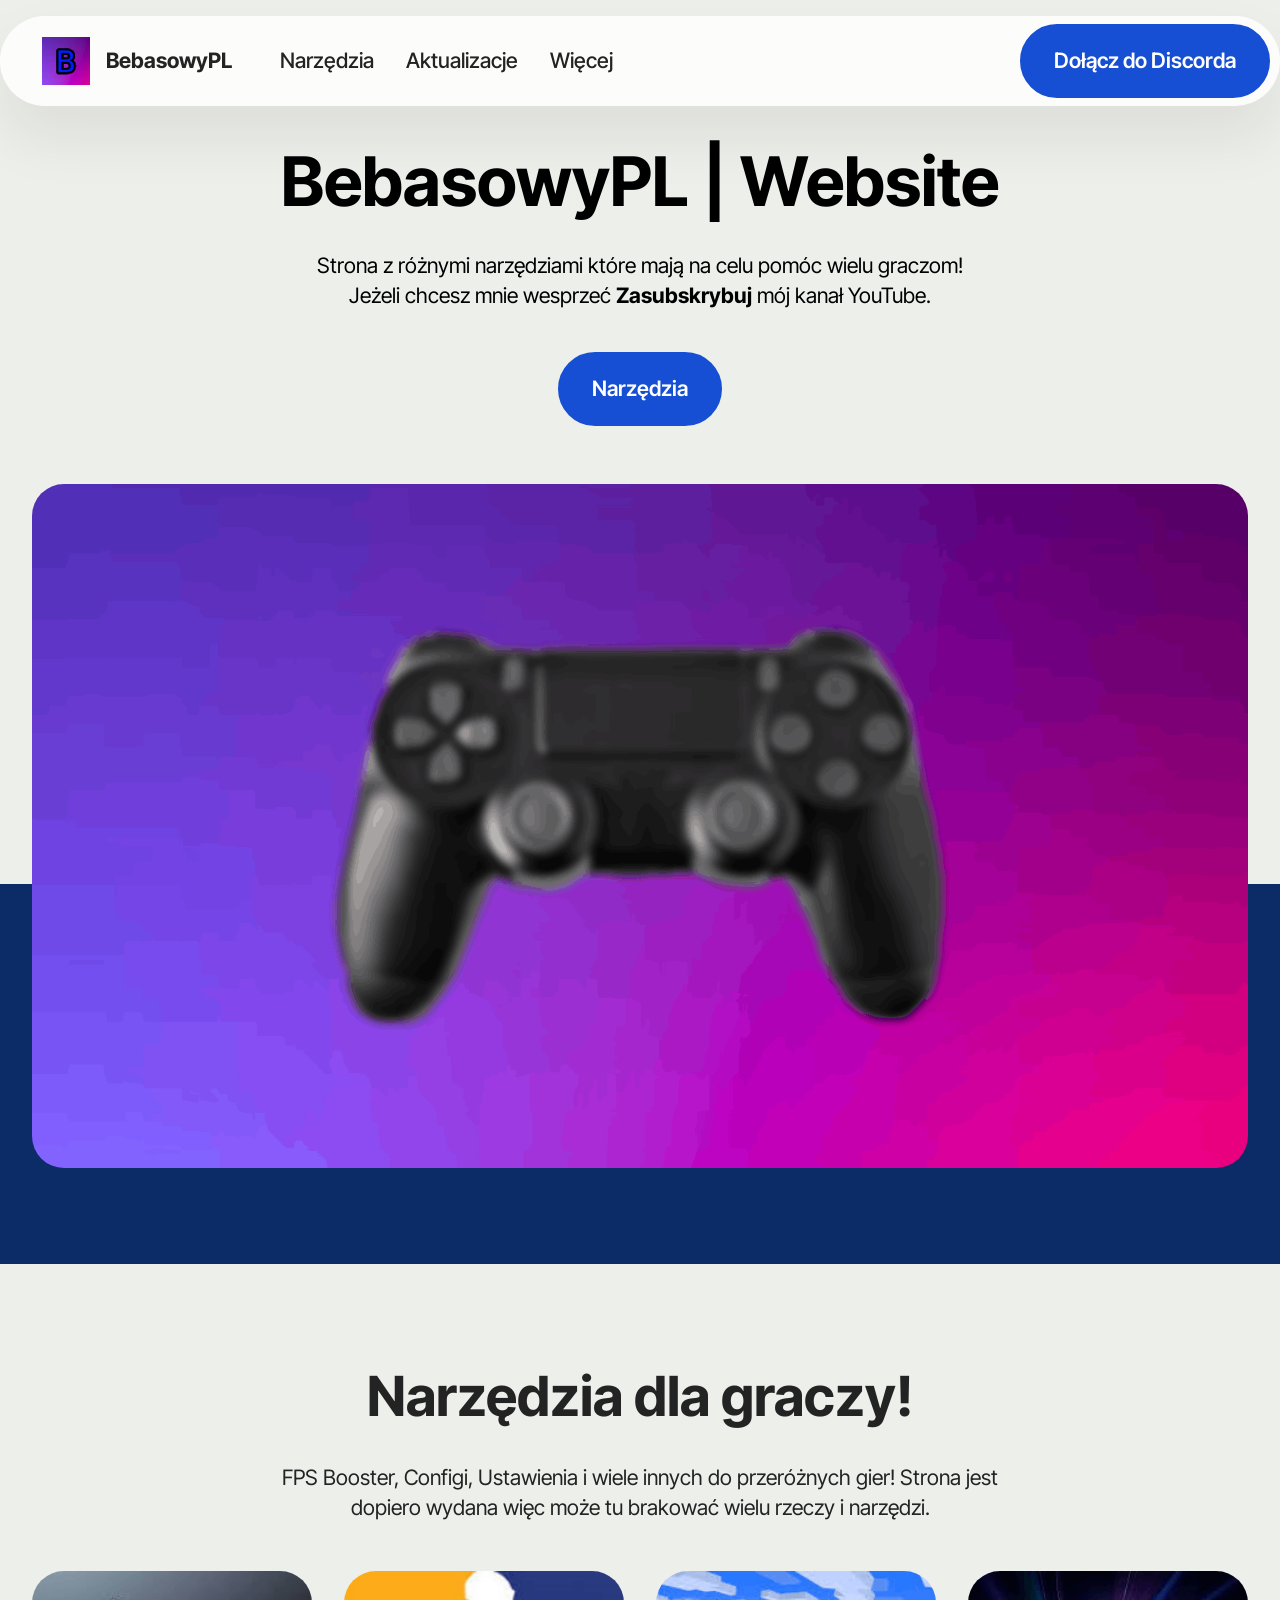
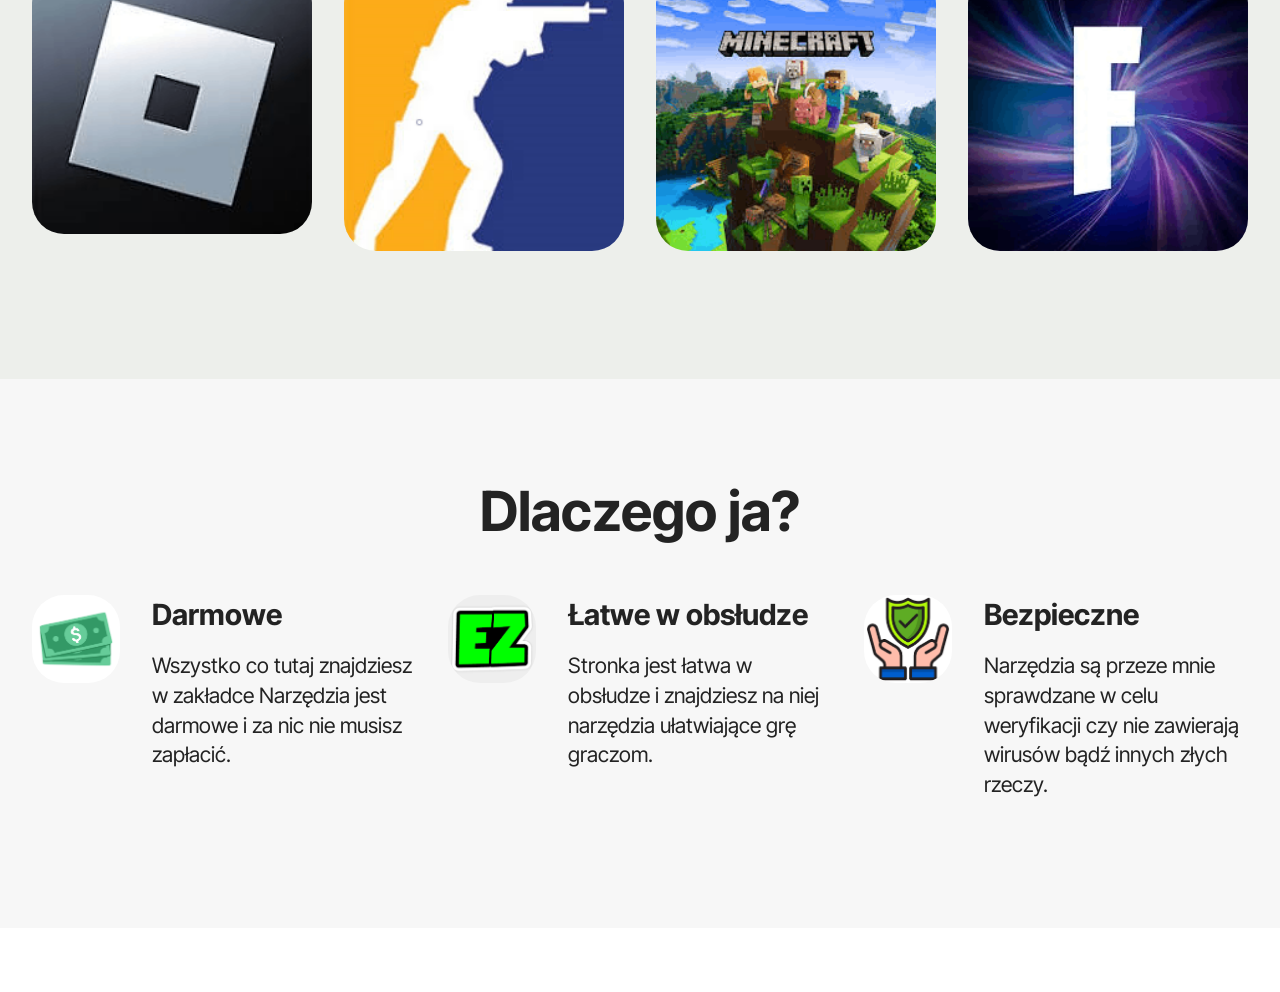
<file: index.html>
<!DOCTYPE html>
<html  >
<head>
  <!-- Site made with Mobirise Website Builder v5.9.18, https://mobirise.com -->
  <meta charset="UTF-8">
  <meta http-equiv="X-UA-Compatible" content="IE=edge">
  <meta name="generator" content="Mobirise v5.9.18, mobirise.com">
  <meta name="viewport" content="width=device-width, initial-scale=1, minimum-scale=1">
  <link rel="shortcut icon" href="assets/images/bebasowypl-icon-64x64.png" type="image/x-icon">
  <meta name="description" content="BebasowyPL website! Enter and search for gaming tools!">
  
  
  <title>BebasowyPL | Main</title>
  <link rel="stylesheet" href="assets/web/assets/mobirise-icons2/mobirise2.css">
  <link rel="stylesheet" href="assets/bootstrap/css/bootstrap.min.css">
  <link rel="stylesheet" href="assets/bootstrap/css/bootstrap-grid.min.css">
  <link rel="stylesheet" href="assets/bootstrap/css/bootstrap-reboot.min.css">
  <link rel="stylesheet" href="assets/animatecss/animate.css">
  <link rel="stylesheet" href="assets/dropdown/css/style.css">
  <link rel="stylesheet" href="assets/theme/css/style.css">
  <link rel="stylesheet" href="assets/gallery/style.css">
  <link rel="preload" href="https://fonts.googleapis.com/css?family=Inter+Tight:100,200,300,400,500,600,700,800,900,100i,200i,300i,400i,500i,600i,700i,800i,900i&display=swap" as="style" onload="this.onload=null;this.rel='stylesheet'">
  <noscript><link rel="stylesheet" href="https://fonts.googleapis.com/css?family=Inter+Tight:100,200,300,400,500,600,700,800,900,100i,200i,300i,400i,500i,600i,700i,800i,900i&display=swap"></noscript>
  <link rel="preload" as="style" href="assets/mobirise/css/mbr-additional.css?v=h3kOiI"><link rel="stylesheet" href="assets/mobirise/css/mbr-additional.css?v=h3kOiI" type="text/css">

  
  
  
</head>
<body>
  
  <section data-bs-version="5.1" class="menu menu1 cid-ud2zTefbVC" once="menu" id="menu01-1i">
	

	<nav class="navbar navbar-dropdown navbar-fixed-top navbar-expand-lg">
		<div class="container">
			<div class="navbar-brand">
				<span class="navbar-logo">
					<a href="index.html">
						<img src="assets/images/bebasowypl-icon-64x64.png" alt="BebasowyPL" style="height: 3rem;">
					</a>
				</span>
				<span class="navbar-caption-wrap"><a class="navbar-caption text-black text-primary display-4" href="index.html">BebasowyPL</a></span>
			</div>
			<button class="navbar-toggler" type="button" data-toggle="collapse" data-bs-toggle="collapse" data-target="#navbarSupportedContent" data-bs-target="#navbarSupportedContent" aria-controls="navbarNavAltMarkup" aria-expanded="false" aria-label="Toggle navigation">
				<div class="hamburger">
					<span></span>
					<span></span>
					<span></span>
					<span></span>
				</div>
			</button>
			<div class="collapse navbar-collapse" id="navbarSupportedContent">
				<ul class="navbar-nav nav-dropdown" data-app-modern-menu="true"><li class="nav-item">
						<a class="nav-link link text-black display-4" href="page1.html">Narzędzia</a>
					</li>
					<li class="nav-item"><a class="nav-link link text-black display-4" href="page3.html">Aktualizacje</a></li><li class="nav-item">
						<a class="nav-link link text-black display-4" href="page2.html">Więcej</a>
					</li></ul>
				
				<div class="navbar-buttons mbr-section-btn"><a class="btn btn-warning display-4" href="https://discord.gg/kFApww2knW">Dołącz do Discorda</a></div>
			</div>
		</div>
	</nav>
</section>

<section data-bs-version="5.1" class="header5 cid-tJS6uM4N87" id="header05-1">
	

	
	
	<div class="topbg"></div>
	<div class="align-center container">
		<div class="row justify-content-center">
			<div class="col-md-12 col-lg-9">
				<h1 class="mbr-section-title mbr-fonts-style mb-4 display-1"><strong>BebasowyPL | Website</strong></h1>
				<p class="mbr-text mbr-fonts-style mb-4 display-7">Strona z różnymi narzędziami które mają na celu pomóc wielu graczom!<br>Jeżeli chcesz mnie wesprzeć <strong>Zasubskrybuj</strong> mój kanał YouTube.</p>
				<div class="mbr-section-btn mt-3"><a class="btn btn-warning display-7" href="page1.html">Narzędzia</a></div>
			</div>
		</div>
		<div class="row mt-5 justify-content-center">
			<div class="col-12 col-lg-12">
				<img src="assets/images/gaming-theme-1280x720.png" alt="BebasowyPL" title="">
			</div>
		</div>
	</div>
</section>

<section data-bs-version="5.1" class="gallery1 mbr-gallery cid-tMlDYtQ5fF" id="gallery02-v">
    

    
    

    <div class="container-fluid">
        <div class="row justify-content-center">
            <div class="col-12 content-head">
                <div class="mbr-section-head mb-5">
                    <h3 class="mbr-section-title mbr-fonts-style align-center m-0 display-2"><strong>Narzędzia dla graczy!</strong></h3>
                    <h4 class="mbr-section-subtitle mbr-fonts-style align-center mb-0 mt-4 display-7">FPS Booster, Configi, Ustawienia i wiele innych do przeróżnych gier! Strona jest<br>dopiero wydana więc może tu brakować wielu rzeczy i narzędzi.</h4>
                </div>
            </div>
        </div>
        <div class="row mbr-gallery mbr-masonry" data-masonry="{&quot;percentPosition&quot;: true }">
            <div class="col-12 col-md-6 col-lg-3 item gallery-image">
                <div class="item-wrapper" data-toggle="modal" data-bs-toggle="modal" data-target="#ufWCKHeJzZ-modal" data-bs-target="#ufWCKHeJzZ-modal">
                    <img class="w-100" src="assets/images/roblox-player-204x192.png" alt="Mobirise Website Builder" data-slide-to="0" data-bs-slide-to="0" data-target="#lb-ufWCKHeJzZ" data-bs-target="#lb-ufWCKHeJzZ">
                    <div class="icon-wrapper">
                        <span class="mobi-mbri mobi-mbri-search mbr-iconfont mbr-iconfont-btn"></span>
                    </div>
                </div>
                
            </div>
            <div class="col-12 col-md-6 col-lg-3 item gallery-image">
                <div class="item-wrapper" data-toggle="modal" data-bs-toggle="modal" data-target="#ufWCKHeJzZ-modal" data-bs-target="#ufWCKHeJzZ-modal">
                    <img class="w-100" src="assets/images/counter-strike-2-225x225.png" alt="Mobirise Website Builder" data-slide-to="1" data-bs-slide-to="1" data-target="#lb-ufWCKHeJzZ" data-bs-target="#lb-ufWCKHeJzZ">
                    <div class="icon-wrapper">
                        <span class="mobi-mbri mobi-mbri-search mbr-iconfont mbr-iconfont-btn"></span>
                    </div>
                </div>
                
            </div>
            
            
            <div class="col-12 col-md-6 col-lg-3 item gallery-image">
                <div class="item-wrapper" data-toggle="modal" data-bs-toggle="modal" data-target="#ufWCKHeJzZ-modal" data-bs-target="#ufWCKHeJzZ-modal">
                    <img class="w-100" src="assets/images/minecraft-225x225.png" alt="Mobirise Website Builder" data-slide-to="2" data-bs-slide-to="2" data-target="#lb-ufWCKHeJzZ" data-bs-target="#lb-ufWCKHeJzZ">
                    <div class="icon-wrapper">
                        <span class="mobi-mbri mobi-mbri-search mbr-iconfont mbr-iconfont-btn"></span>
                    </div>
                </div>
                
            </div>
            <div class="col-12 col-md-6 col-lg-3 item gallery-image">
                <div class="item-wrapper" data-toggle="modal" data-bs-toggle="modal" data-target="#ufWCKHeJzZ-modal" data-bs-target="#ufWCKHeJzZ-modal">
                    <img class="w-100" src="assets/images/fortnite-225x225.png" alt="Mobirise Website Builder" data-slide-to="3" data-bs-slide-to="3" data-target="#lb-ufWCKHeJzZ" data-bs-target="#lb-ufWCKHeJzZ">
                    <div class="icon-wrapper">
                        <span class="mobi-mbri mobi-mbri-search mbr-iconfont mbr-iconfont-btn"></span>
                    </div>
                </div>
                
            </div>
            
        </div>

        <div class="modal mbr-slider" tabindex="-1" role="dialog" aria-hidden="true" id="ufWCKHeJzZ-modal">
            <div class="modal-dialog" role="document">
                <div class="modal-content">
                    <div class="modal-body">
                        <div class="carousel slide" id="lb-ufWCKHeJzZ" data-interval="5000" data-bs-interval="5000">
                            <div class="carousel-inner">
                                <div class="carousel-item active">
                                    <img class="d-block w-100" src="assets/images/roblox-player-204x192.png" alt="Mobirise Website Builder">
                                </div>
                                <div class="carousel-item">
                                    <img class="d-block w-100" src="assets/images/counter-strike-2-225x225.png" alt="Mobirise Website Builder">
                                </div>
                                
                                
                                <div class="carousel-item">
                                    <img class="d-block w-100" src="assets/images/minecraft-225x225.png" alt="Mobirise Website Builder">
                                </div>
                                <div class="carousel-item">
                                    <img class="d-block w-100" src="assets/images/fortnite-225x225.png" alt="Mobirise Website Builder">
                                </div>
                                
                            </div>
                            <ol class="carousel-indicators">
                                <li data-slide-to="0" data-bs-slide-to="0" class="active" data-target="#lb-ufWCKHeJzZ" data-bs-target="#lb-ufWCKHeJzZ"></li>
                                <li data-slide-to="1" data-bs-slide-to="1" data-target="#lb-ufWCKHeJzZ" data-bs-target="#lb-ufWCKHeJzZ"></li>
                                <li data-slide-to="2" data-bs-slide-to="2" data-target="#lb-ufWCKHeJzZ" data-bs-target="#lb-ufWCKHeJzZ"></li>
                                <li data-slide-to="3" data-bs-slide-to="3" data-target="#lb-ufWCKHeJzZ" data-bs-target="#lb-ufWCKHeJzZ"></li>
                                
                                
                                
                            </ol>
                            <a role="button" href="" class="close" data-dismiss="modal" data-bs-dismiss="modal" aria-label="Close">
                            </a>
                            <a class="carousel-control-prev carousel-control" role="button" data-slide="prev" data-bs-slide="prev" href="#lb-ufWCKHeJzZ">
                                <span class="mobi-mbri mobi-mbri-arrow-prev" aria-hidden="true"></span>
                                <span class="sr-only visually-hidden">Previous</span>
                            </a>
                            <a class="carousel-control-next carousel-control" role="button" data-slide="next" data-bs-slide="next" href="#lb-ufWCKHeJzZ">
                                <span class="mobi-mbri mobi-mbri-arrow-next" aria-hidden="true"></span>
                                <span class="sr-only visually-hidden">Next</span>
                            </a>
                        </div>
                    </div>
                </div>
            </div>
        </div>
    </div>
</section>

<section data-bs-version="5.1" class="features15 cid-tLek7gQhG7" id="features015-m">
	

	
	
	<div class="container">
		<div class="mbr-section-head mb-5">
			<h4 class="mbr-section-title mbr-fonts-style align-center mb-0 display-2"><strong>Dlaczego ja?</strong></h4>
			
		  </div>
		<div class="row justify-content-center">
			<div class="item features-without-image col-12 col-lg-4">
				<div class="item-wrapper">
					<div class="img-wrapper">
						<img src="assets/images/pobrany-plik-179x179.png" alt="BebasowyPL">
					</div>
					<div class="card-box">
						<h4 class="card-title mbr-fonts-style mb-3 display-5"><strong>Darmowe</strong></h4>
						<h5 class="card-text mbr-fonts-style display-7">Wszystko co tutaj znajdziesz w zakładce Narzędzia jest darmowe i za nic nie musisz zapłacić.</h5>
					</div>
				</div>
			</div>
			<div class="item features-without-image col-12 col-lg-4">
				<div class="item-wrapper">
					<div class="img-wrapper">
						<img src="assets/images/ez-179x179.png" alt="BebasowyPL">
					</div>
					<div class="card-box">
						<h4 class="card-title mbr-fonts-style mb-3 display-5"><strong>Łatwe w obsłudze</strong></h4>
						<h5 class="card-text mbr-fonts-style display-7">Stronka jest łatwa w obsłudze i znajdziesz na niej narzędzia ułatwiające grę graczom.</h5>
					</div>
				</div>
			</div>
			<div class="item features-without-image col-12 col-lg-4">
				<div class="item-wrapper">
					<div class="img-wrapper">
						<img src="assets/images/pobrany-plik-1-179x179.png" alt="BebasowyPL">
					</div>
					<div class="card-box">
						<h4 class="card-title mbr-fonts-style mb-3 display-5"><strong>Bezpieczne</strong></h4>
						<h5 class="card-text mbr-fonts-style display-7">Narzędzia są przeze mnie sprawdzane w celu weryfikacji czy nie zawierają wirusów bądź innych złych rzeczy.</h5>
					</div>
				</div>
			</div>
		</div>
	</div>
</section><section class="display-7" style="padding: 0;align-items: center;justify-content: center;flex-wrap: wrap;    align-content: center;display: flex;position: relative;height: 4rem;"><a href="https://mobiri.se/3236584" style="flex: 1 1;height: 4rem;position: absolute;width: 100%;z-index: 1;"><img alt="" style="height: 4rem;" src="[data-uri]"></a><p style="margin: 0;text-align: center;" class="display-7">&#8204;</p><a style="z-index:1" href="https://mobirise.com"> Website Building Software</a></section><script src="assets/bootstrap/js/bootstrap.bundle.min.js"></script>  <script src="assets/smoothscroll/smooth-scroll.js"></script>  <script src="assets/ytplayer/index.js"></script>  <script src="assets/dropdown/js/navbar-dropdown.js"></script>  <script src="assets/masonry/masonry.pkgd.min.js"></script>  <script src="assets/imagesloaded/imagesloaded.pkgd.min.js"></script>  <script src="assets/theme/js/script.js"></script>  <script src="assets/gallery/player.min.js"></script>  <script src="assets/gallery/script.js"></script>  
  
  
  <input name="animation" type="hidden">
  </body>
</html>
</file>
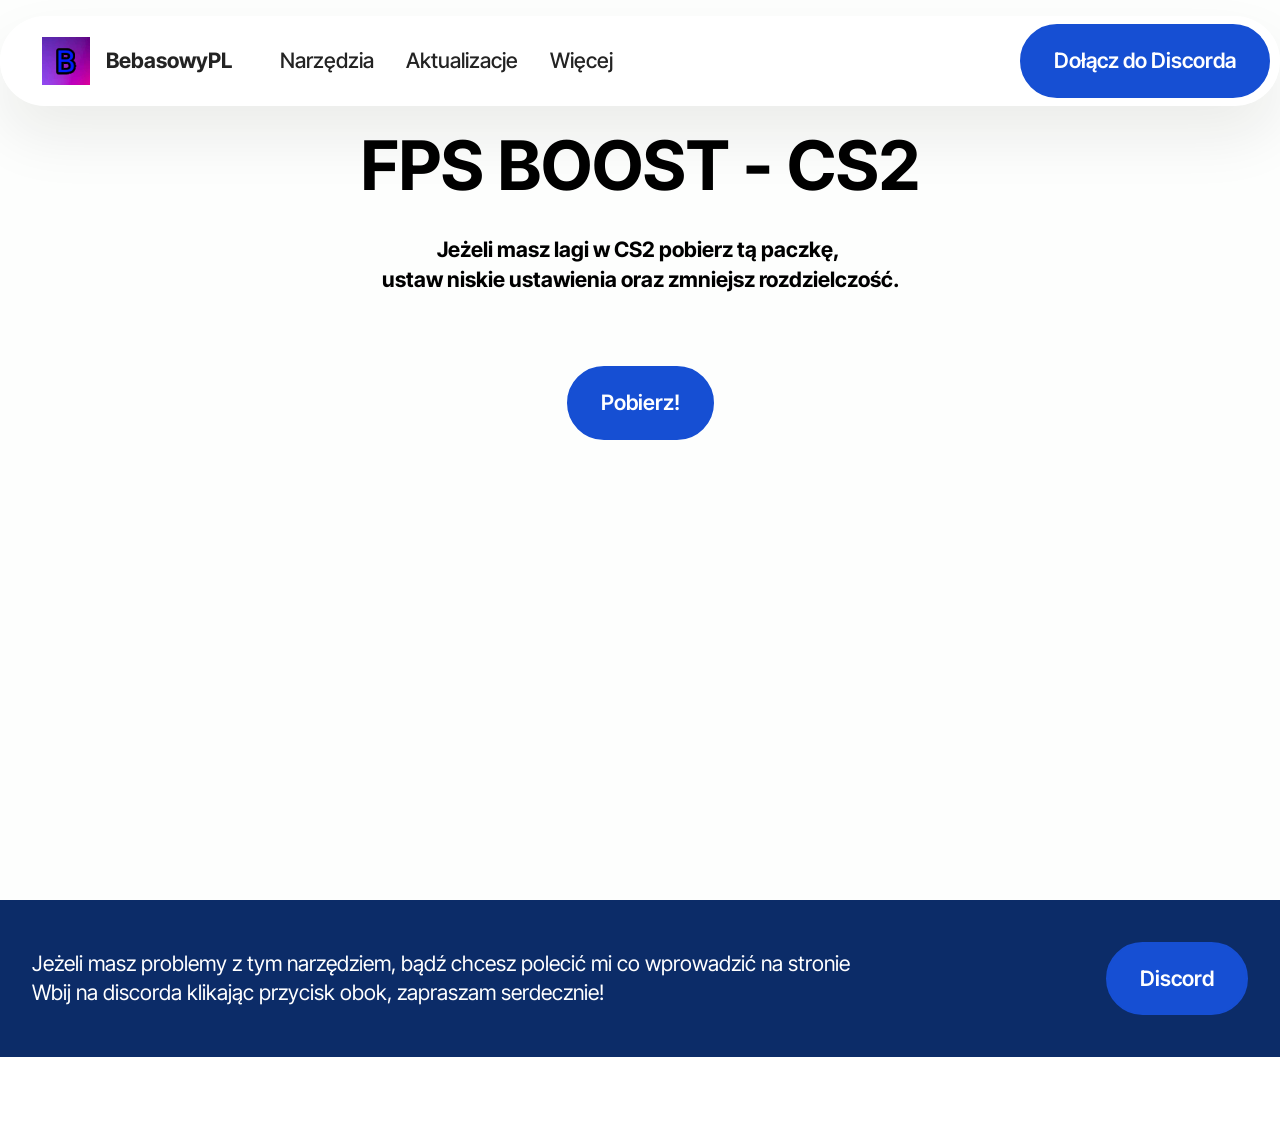
<file: page1.html>
<!DOCTYPE html>
<html  >
<head>
  <!-- Site made with Mobirise Website Builder v5.9.18, https://mobirise.com -->
  <meta charset="UTF-8">
  <meta http-equiv="X-UA-Compatible" content="IE=edge">
  <meta name="generator" content="Mobirise v5.9.18, mobirise.com">
  <meta name="viewport" content="width=device-width, initial-scale=1, minimum-scale=1">
  <link rel="shortcut icon" href="assets/images/bebasowypl-icon-64x64.png" type="image/x-icon">
  <meta name="description" content="">
  
  
  <title>BebasowyPL | Stuff</title>
  <link rel="stylesheet" href="assets/web/assets/mobirise-icons2/mobirise2.css">
  <link rel="stylesheet" href="assets/bootstrap/css/bootstrap.min.css">
  <link rel="stylesheet" href="assets/bootstrap/css/bootstrap-grid.min.css">
  <link rel="stylesheet" href="assets/bootstrap/css/bootstrap-reboot.min.css">
  <link rel="stylesheet" href="assets/animatecss/animate.css">
  <link rel="stylesheet" href="assets/dropdown/css/style.css">
  <link rel="stylesheet" href="assets/theme/css/style.css">
  <link rel="preload" href="https://fonts.googleapis.com/css?family=Inter+Tight:100,200,300,400,500,600,700,800,900,100i,200i,300i,400i,500i,600i,700i,800i,900i&display=swap" as="style" onload="this.onload=null;this.rel='stylesheet'">
  <noscript><link rel="stylesheet" href="https://fonts.googleapis.com/css?family=Inter+Tight:100,200,300,400,500,600,700,800,900,100i,200i,300i,400i,500i,600i,700i,800i,900i&display=swap"></noscript>
  <link rel="preload" as="style" href="assets/mobirise/css/mbr-additional.css?v=is8jBi"><link rel="stylesheet" href="assets/mobirise/css/mbr-additional.css?v=is8jBi" type="text/css">

  
  
  
</head>
<body>
  
  <section data-bs-version="5.1" class="menu menu1 cid-ud2zTefbVC" once="menu" id="menu01-1j">
	

	<nav class="navbar navbar-dropdown navbar-fixed-top navbar-expand-lg">
		<div class="container">
			<div class="navbar-brand">
				<span class="navbar-logo">
					<a href="index.html">
						<img src="assets/images/bebasowypl-icon-64x64.png" alt="BebasowyPL" style="height: 3rem;">
					</a>
				</span>
				<span class="navbar-caption-wrap"><a class="navbar-caption text-black text-primary display-4" href="index.html">BebasowyPL</a></span>
			</div>
			<button class="navbar-toggler" type="button" data-toggle="collapse" data-bs-toggle="collapse" data-target="#navbarSupportedContent" data-bs-target="#navbarSupportedContent" aria-controls="navbarNavAltMarkup" aria-expanded="false" aria-label="Toggle navigation">
				<div class="hamburger">
					<span></span>
					<span></span>
					<span></span>
					<span></span>
				</div>
			</button>
			<div class="collapse navbar-collapse" id="navbarSupportedContent">
				<ul class="navbar-nav nav-dropdown" data-app-modern-menu="true"><li class="nav-item">
						<a class="nav-link link text-black display-4" href="page1.html">Narzędzia</a>
					</li>
					<li class="nav-item"><a class="nav-link link text-black display-4" href="page3.html">Aktualizacje</a></li><li class="nav-item">
						<a class="nav-link link text-black display-4" href="page2.html">Więcej</a>
					</li></ul>
				
				<div class="navbar-buttons mbr-section-btn"><a class="btn btn-warning display-4" href="https://discord.gg/kFApww2knW">Dołącz do Discorda</a></div>
			</div>
		</div>
	</nav>
</section>

<section data-bs-version="5.1" class="header09 startm5 cid-udeStsVASC mbr-fullscreen" data-bg-video="https://www.youtube.com/watch?v=z-543ruCfMM" id="header09-1s">	
    
	<div class="mbr-overlay" style="opacity: 0.1; background-color: rgb(237, 239, 235);"></div>
	<div class="mbr-fallback-image disabled"></div>
	<div class="container-fluid">
		<div class="row">
			<div class="content-wrap col-12 col-md-12">
				<h1 class="mbr-section-title mbr-fonts-style mbr-white mb-4 display-1"><strong>FPS BOOST - CS2</strong></h1>
				
				<p class="mbr-fonts-style mbr-text mbr-white mb-4 display-7"><strong style="">Jeżeli masz lagi w CS2 pobierz tą paczkę,&nbsp;<br>ustaw niskie ustawienia oraz zmniejsz rozdzielczość.<br></strong><strong><br></strong></p>
				<div class="mbr-section-btn"><a class="btn btn-warning display-7" href="https://drive.google.com/file/d/1TYvHL_3FJdrLNLFTQAmOtgfsPaHDI7Jq/view?pli=1">Pobierz!</a></div>
			</div>
		</div>
	</div>
</section>

<section data-bs-version="5.1" class="features035 cid-udeUITzvCi" id="features035-1v">
	

	
	
	<div class="container">
		<div class="row">
			<div class="col-12 col-lg-9 active">
				<div class="item-wrapper">
					<div class="card-box">
						<h4 class="card-text mbr-fonts-style display-7">Jeżeli masz problemy z tym narzędziem, bądź chcesz polecić mi co wprowadzić na stronie&nbsp;<br>Wbij na discorda klikając przycisk obok, zapraszam serdecznie!</h4>
					</div>
				</div>
			</div>
			<div class="col-12 col-lg-3 active">
				<div class="mbr-section-btn"><a class="btn btn-warning display-7" href="https://discord.gg/kFApww2knW">Discord</a></div>
			</div>
		</div>
	</div>
</section><section class="display-7" style="padding: 0;align-items: center;justify-content: center;flex-wrap: wrap;    align-content: center;display: flex;position: relative;height: 4rem;"><a href="https://mobiri.se/3236584" style="flex: 1 1;height: 4rem;position: absolute;width: 100%;z-index: 1;"><img alt="" style="height: 4rem;" src="[data-uri]"></a><p style="margin: 0;text-align: center;" class="display-7">&#8204;</p><a style="z-index:1" href="https://mobirise.com/builder/ai-website-creator.html">Free AI Website Creator</a></section><script src="assets/bootstrap/js/bootstrap.bundle.min.js"></script>  <script src="assets/smoothscroll/smooth-scroll.js"></script>  <script src="assets/ytplayer/index.js"></script>  <script src="assets/dropdown/js/navbar-dropdown.js"></script>  <script src="assets/vimeoplayer/player.js"></script>  <script src="assets/theme/js/script.js"></script>  
  
  
  <input name="animation" type="hidden">
  </body>
</html>
</file>
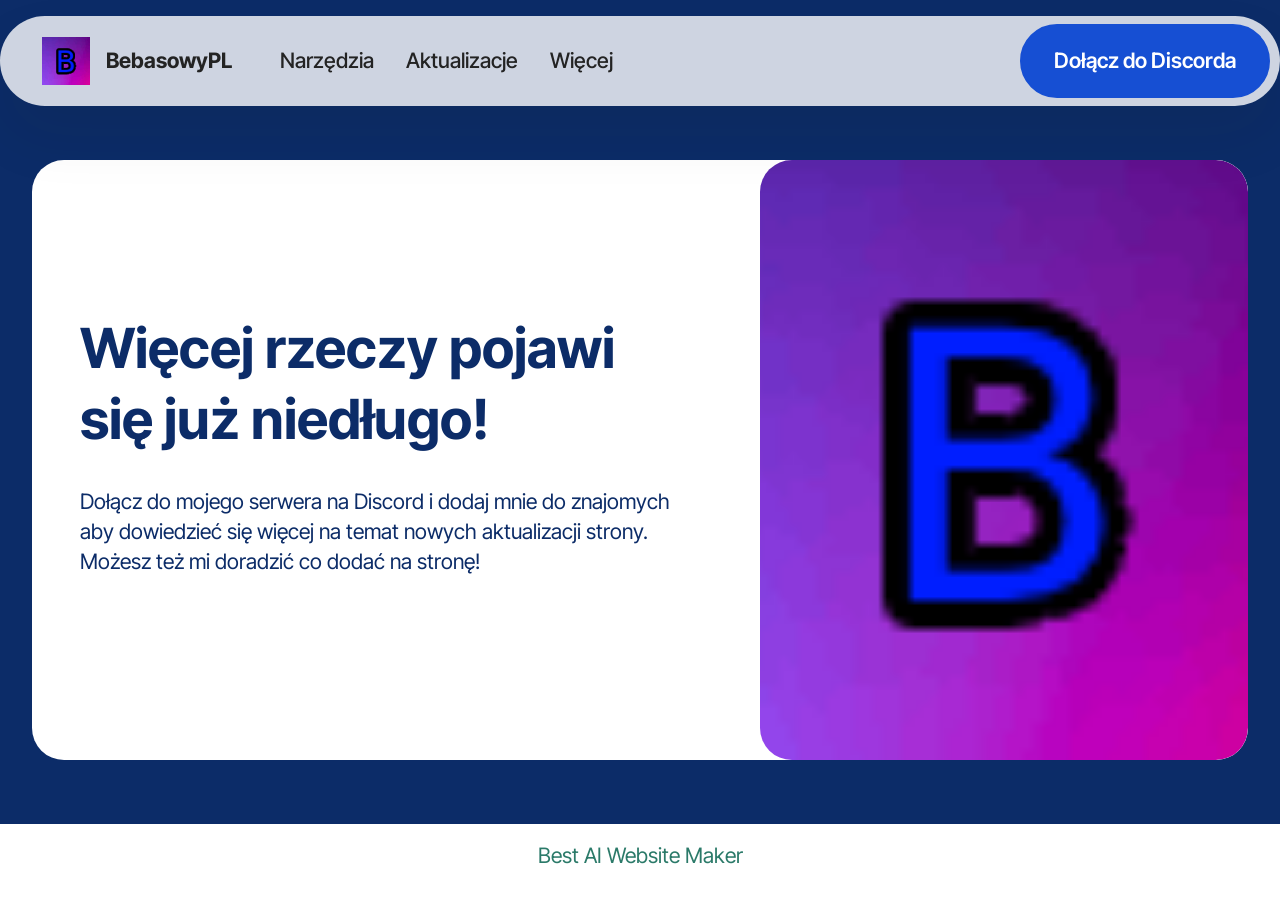
<file: page2.html>
<!DOCTYPE html>
<html  >
<head>
  <!-- Site made with Mobirise Website Builder v5.9.18, https://mobirise.com -->
  <meta charset="UTF-8">
  <meta http-equiv="X-UA-Compatible" content="IE=edge">
  <meta name="generator" content="Mobirise v5.9.18, mobirise.com">
  <meta name="viewport" content="width=device-width, initial-scale=1, minimum-scale=1">
  <link rel="shortcut icon" href="assets/images/bebasowypl-icon-64x64.png" type="image/x-icon">
  <meta name="description" content="">
  
  
  <title>BebasowyPL | More</title>
  <link rel="stylesheet" href="assets/web/assets/mobirise-icons2/mobirise2.css">
  <link rel="stylesheet" href="assets/bootstrap/css/bootstrap.min.css">
  <link rel="stylesheet" href="assets/bootstrap/css/bootstrap-grid.min.css">
  <link rel="stylesheet" href="assets/bootstrap/css/bootstrap-reboot.min.css">
  <link rel="stylesheet" href="assets/animatecss/animate.css">
  <link rel="stylesheet" href="assets/dropdown/css/style.css">
  <link rel="stylesheet" href="assets/theme/css/style.css">
  <link rel="preload" href="https://fonts.googleapis.com/css?family=Inter+Tight:100,200,300,400,500,600,700,800,900,100i,200i,300i,400i,500i,600i,700i,800i,900i&display=swap" as="style" onload="this.onload=null;this.rel='stylesheet'">
  <noscript><link rel="stylesheet" href="https://fonts.googleapis.com/css?family=Inter+Tight:100,200,300,400,500,600,700,800,900,100i,200i,300i,400i,500i,600i,700i,800i,900i&display=swap"></noscript>
  <link rel="preload" as="style" href="assets/mobirise/css/mbr-additional.css?v=ocEDiC"><link rel="stylesheet" href="assets/mobirise/css/mbr-additional.css?v=ocEDiC" type="text/css">

  
  
  
</head>
<body>
  
  <section data-bs-version="5.1" class="menu menu1 cid-ud2zTefbVC" once="menu" id="menu01-1n">
	

	<nav class="navbar navbar-dropdown navbar-fixed-top navbar-expand-lg">
		<div class="container">
			<div class="navbar-brand">
				<span class="navbar-logo">
					<a href="index.html">
						<img src="assets/images/bebasowypl-icon-64x64.png" alt="BebasowyPL" style="height: 3rem;">
					</a>
				</span>
				<span class="navbar-caption-wrap"><a class="navbar-caption text-black text-primary display-4" href="index.html">BebasowyPL</a></span>
			</div>
			<button class="navbar-toggler" type="button" data-toggle="collapse" data-bs-toggle="collapse" data-target="#navbarSupportedContent" data-bs-target="#navbarSupportedContent" aria-controls="navbarNavAltMarkup" aria-expanded="false" aria-label="Toggle navigation">
				<div class="hamburger">
					<span></span>
					<span></span>
					<span></span>
					<span></span>
				</div>
			</button>
			<div class="collapse navbar-collapse" id="navbarSupportedContent">
				<ul class="navbar-nav nav-dropdown" data-app-modern-menu="true"><li class="nav-item">
						<a class="nav-link link text-black display-4" href="page1.html">Narzędzia</a>
					</li>
					<li class="nav-item"><a class="nav-link link text-black display-4" href="page3.html">Aktualizacje</a></li><li class="nav-item">
						<a class="nav-link link text-black display-4" href="page2.html">Więcej</a>
					</li></ul>
				
				<div class="navbar-buttons mbr-section-btn"><a class="btn btn-warning display-4" href="https://discord.gg/kFApww2knW">Dołącz do Discorda</a></div>
			</div>
		</div>
	</nav>
</section>

<section data-bs-version="5.1" class="start article05 cid-ud2I4L7Sb2" id="article05-1o">
  

  
  

  <div class="container">
    <div class="row justify-content-center align-items-center">
      <div class="col-12">
        <div class="card-wrapper">
          <div class="row">
            <div class="col-12 col-md-12 col-lg-5 image-wrapper">
              <img class="w-100" src="assets/images/bebasowypl-icon-64x64.png" alt="Mobirise Website Builder">
            </div>
            <div class="col-12 col-lg col-md-12">
              <div class="text-wrapper align-left">
                <h1 class="mbr-section-title mbr-fonts-style mb-4 display-2"><strong>Więcej rzeczy pojawi się już niedługo!</strong></h1>
                <p class="mbr-text mbr-fonts-style mb-4 display-7">Dołącz do mojego serwera na Discord i dodaj mnie do znajomych aby dowiedzieć się więcej na temat nowych aktualizacji strony.&nbsp; &nbsp; &nbsp; Możesz też mi doradzić co dodać na stronę!</p>
                
              </div>
            </div>
          </div>
        </div>
      </div>
    </div>
  </div>
</section><section class="display-7" style="padding: 0;align-items: center;justify-content: center;flex-wrap: wrap;    align-content: center;display: flex;position: relative;height: 4rem;"><a href="https://mobiri.se/3236584" style="flex: 1 1;height: 4rem;position: absolute;width: 100%;z-index: 1;"><img alt="" style="height: 4rem;" src="[data-uri]"></a><p style="margin: 0;text-align: center;" class="display-7">&#8204;</p><a style="z-index:1" href="https://mobirise.com/builder/ai-website-maker.html">Best AI Website Maker</a></section><script src="assets/bootstrap/js/bootstrap.bundle.min.js"></script>  <script src="assets/smoothscroll/smooth-scroll.js"></script>  <script src="assets/ytplayer/index.js"></script>  <script src="assets/dropdown/js/navbar-dropdown.js"></script>  <script src="assets/theme/js/script.js"></script>  
  
  
  <input name="animation" type="hidden">
  </body>
</html>
</file>
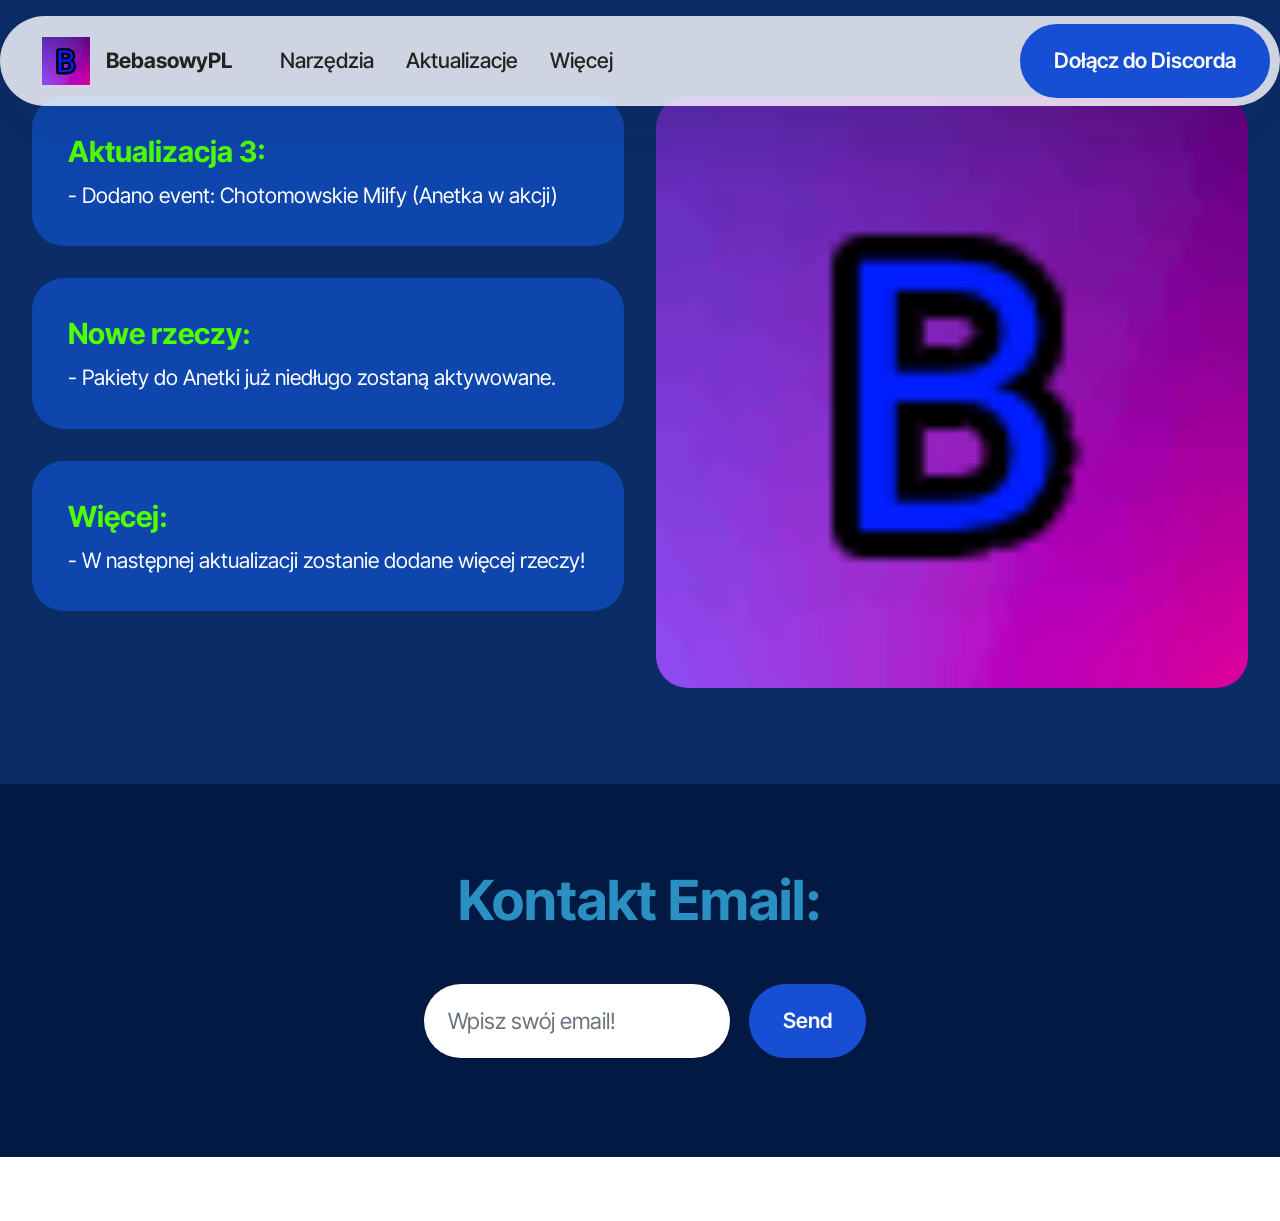
<file: page3.html>
<!DOCTYPE html>
<html  >
<head>
  <!-- Site made with Mobirise Website Builder v5.9.18, https://mobirise.com -->
  <meta charset="UTF-8">
  <meta http-equiv="X-UA-Compatible" content="IE=edge">
  <meta name="generator" content="Mobirise v5.9.18, mobirise.com">
  <meta name="viewport" content="width=device-width, initial-scale=1, minimum-scale=1">
  <link rel="shortcut icon" href="assets/images/bebasowypl-icon-64x64.png" type="image/x-icon">
  <meta name="description" content="">
  
  
  <title>BebasowyPL | Updates</title>
  <link rel="stylesheet" href="assets/web/assets/mobirise-icons2/mobirise2.css">
  <link rel="stylesheet" href="assets/bootstrap/css/bootstrap.min.css">
  <link rel="stylesheet" href="assets/bootstrap/css/bootstrap-grid.min.css">
  <link rel="stylesheet" href="assets/bootstrap/css/bootstrap-reboot.min.css">
  <link rel="stylesheet" href="assets/animatecss/animate.css">
  <link rel="stylesheet" href="assets/dropdown/css/style.css">
  <link rel="stylesheet" href="assets/theme/css/style.css">
  <link rel="preload" href="https://fonts.googleapis.com/css?family=Inter+Tight:100,200,300,400,500,600,700,800,900,100i,200i,300i,400i,500i,600i,700i,800i,900i&display=swap" as="style" onload="this.onload=null;this.rel='stylesheet'">
  <noscript><link rel="stylesheet" href="https://fonts.googleapis.com/css?family=Inter+Tight:100,200,300,400,500,600,700,800,900,100i,200i,300i,400i,500i,600i,700i,800i,900i&display=swap"></noscript>
  <link rel="preload" as="style" href="assets/mobirise/css/mbr-additional.css?v=w3teOk"><link rel="stylesheet" href="assets/mobirise/css/mbr-additional.css?v=w3teOk" type="text/css">

  
  
  
</head>
<body>
  
  <section data-bs-version="5.1" class="menu menu1 cid-ud2zTefbVC" once="menu" id="menu01-1p">
	

	<nav class="navbar navbar-dropdown navbar-fixed-top navbar-expand-lg">
		<div class="container">
			<div class="navbar-brand">
				<span class="navbar-logo">
					<a href="index.html">
						<img src="assets/images/bebasowypl-icon-64x64.png" alt="BebasowyPL" style="height: 3rem;">
					</a>
				</span>
				<span class="navbar-caption-wrap"><a class="navbar-caption text-black text-primary display-4" href="index.html">BebasowyPL</a></span>
			</div>
			<button class="navbar-toggler" type="button" data-toggle="collapse" data-bs-toggle="collapse" data-target="#navbarSupportedContent" data-bs-target="#navbarSupportedContent" aria-controls="navbarNavAltMarkup" aria-expanded="false" aria-label="Toggle navigation">
				<div class="hamburger">
					<span></span>
					<span></span>
					<span></span>
					<span></span>
				</div>
			</button>
			<div class="collapse navbar-collapse" id="navbarSupportedContent">
				<ul class="navbar-nav nav-dropdown" data-app-modern-menu="true"><li class="nav-item">
						<a class="nav-link link text-black display-4" href="page1.html">Narzędzia</a>
					</li>
					<li class="nav-item"><a class="nav-link link text-black display-4" href="page3.html">Aktualizacje</a></li><li class="nav-item">
						<a class="nav-link link text-black display-4" href="page2.html">Więcej</a>
					</li></ul>
				
				<div class="navbar-buttons mbr-section-btn"><a class="btn btn-warning display-4" href="https://discord.gg/kFApww2knW">Dołącz do Discorda</a></div>
			</div>
		</div>
	</nav>
</section>

<section data-bs-version="5.1" class="features027 cid-ud6KbqlYyZ" id="features027-1q">
	

	
	

	<div class="container">
		


		<div class="row justify-content-center  blockContent">
			<div class="col-12 col-lg">
				<div class="item features-without-image col-12 col-md-12 col-lg-12 active">
					<div class="item-wrapper">
						<div class="item-content">
							
							<h4 class="card-title mbr-fonts-style display-5"><strong>Aktualizacja 3:</strong></h4>
							<p class="card-text mbr-fonts-style mt-0 mb-0 display-7">- Dodano event: Chotomowskie Milfy (Anetka w akcji)</p>
							
						</div>

					</div>
				</div>
				<div class="item features-without-image col-12 col-md-12 col-lg-12">
					<div class="item-wrapper">
						<div class="item-content">
							
							<h4 class="card-title mbr-fonts-style display-5"><strong>Nowe rzeczy:</strong></h4>
							<p class="card-text mbr-fonts-style mt-0 mb-0 display-7">- Pakiety do Anetki już niedługo zostaną aktywowane.</p>
							
						</div>

					</div>
				</div>
				<div class="item features-without-image col-12 col-md-12 col-lg-12">
					<div class="item-wrapper">
						<div class="item-content">
							
							<h4 class="card-title mbr-fonts-style display-5"><strong>Więcej:</strong></h4>
							<p class="card-text mbr-fonts-style mt-0 mb-0 display-7">- W następnej aktualizacji zostanie dodane więcej rzeczy!</p>
							
						</div>
					</div>
				</div>
			</div>
			<div class="col-12 col-lg-6">
				<div class="image-wrapper">
					<img class="w-100" src="assets/images/bebasowypl-icon-64x64.png" alt="Mobirise Website Builder">
				</div>
			</div>

		</div>
	</div>
</section>

<section data-bs-version="5.1" class="form1 cid-ud6P6oYAIs" id="form01-1r">
	

	

	<div class="container">
		<div class="row content-wrapper justify-content-center">
			<div class="col-lg-7 mbr-form">
				<div class="col-lg-12 col-md-12 col-sm-12">
					<h5 class="mbr-section-title mbr-fonts-style mb-5 display-2"><strong>Kontakt Email:</strong></h5>
				</div>

				<div class="text-wrapper align-left" data-form-type="formoid">
					<!--Formbuilder Form-->
					<form action="https://mobirise.eu/" method="POST" class="mbr-form form-with-styler" data-form-title="Form Name"><input type="hidden" name="email" data-form-email="true" value="R1IyLewScz7Geokf1cQvWp5OveQYCKoJwspTL8Lt9vm5cOUlzgXMe3WH/vWPCqBFkhouiuzIW91YA4EgmoLGC4bZbVKaWggioc3gWV5IcyRouiHWJaaYuII09Xa0cewb">
						<div class="row">
							<div hidden="hidden" data-form-alert="" class="alert alert-success col-12">Wysłano do Bebasowego!</div>
							<div hidden="hidden" data-form-alert-danger="" class="alert alert-danger col-12">
								Oops...! some problem!
							</div>
						</div>
						<div class="dragArea row">
							<div data-for="email" class="col-lg-6 col-md-6 col-sm-12 form-group">
								<input type="email" name="email" placeholder="Wpisz swój email!" data-form-field="email" class="form-control display-7" value="" id="email-form01-1r">
							</div>
							<div class="col-auto mbr-section-btn"><button type="submit" class="w-100 w-100 w-100 w-100 w-100 w-100 btn btn-warning display-7">Send</button></div>
						</div>
					</form>
					<!--Formbuilder Form-->
				</div>
			</div>
		</div>
	</div>
</section><section class="display-7" style="padding: 0;align-items: center;justify-content: center;flex-wrap: wrap;    align-content: center;display: flex;position: relative;height: 4rem;"><a href="https://mobiri.se/3236584" style="flex: 1 1;height: 4rem;position: absolute;width: 100%;z-index: 1;"><img alt="" style="height: 4rem;" src="[data-uri]"></a><p style="margin: 0;text-align: center;" class="display-7">&#8204;</p><a style="z-index:1" href="https://mobirise.com/html-builder.html">HTML Builder</a></section><script src="assets/bootstrap/js/bootstrap.bundle.min.js"></script>  <script src="assets/smoothscroll/smooth-scroll.js"></script>  <script src="assets/ytplayer/index.js"></script>  <script src="assets/dropdown/js/navbar-dropdown.js"></script>  <script src="assets/theme/js/script.js"></script>  <script src="assets/formoid/formoid.min.js"></script>  
  
  
  <input name="animation" type="hidden">
  </body>
</html>
</file>
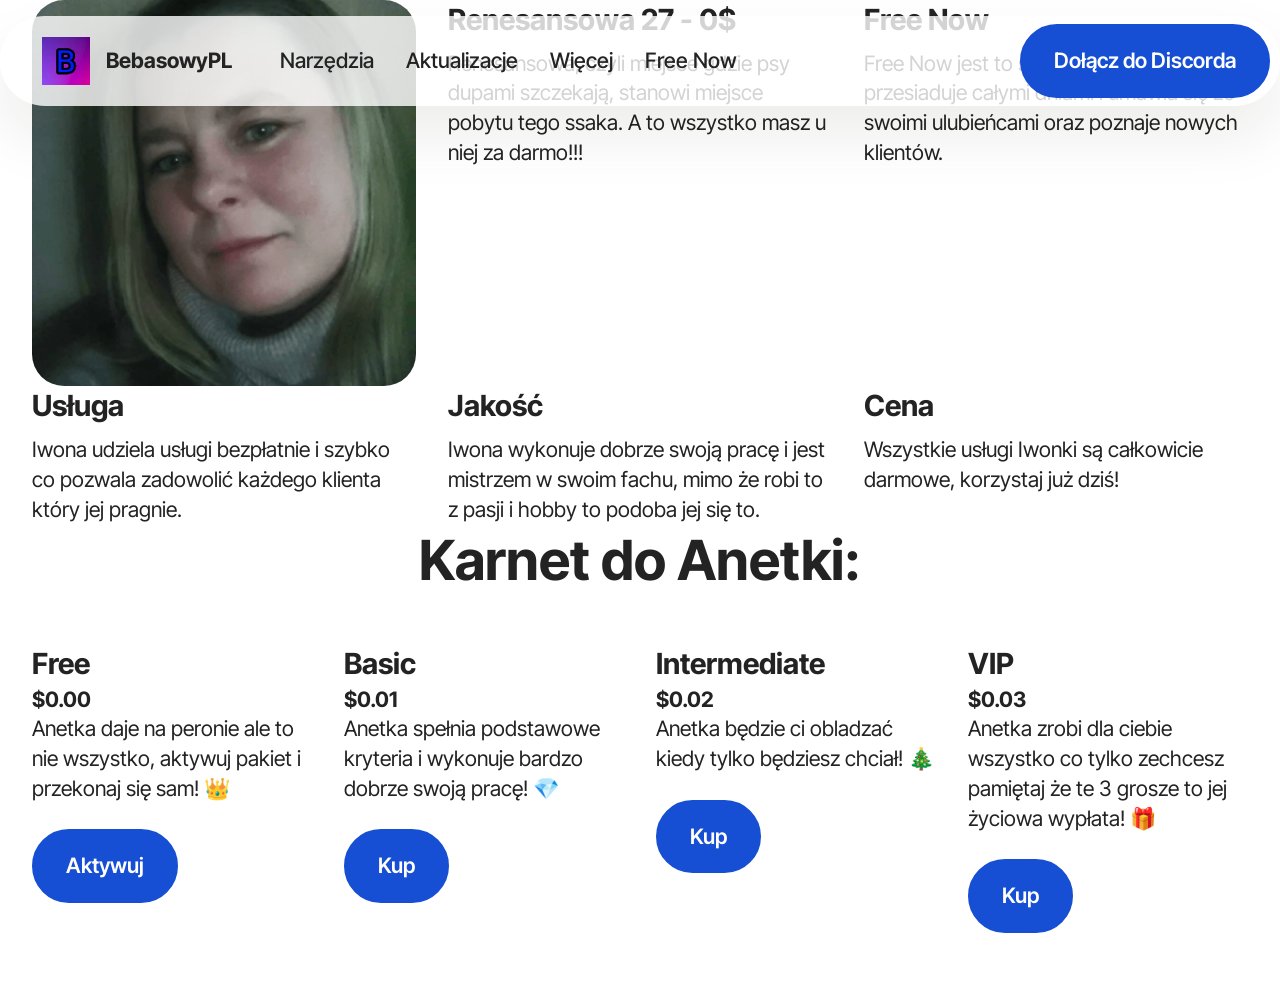
<file: page4.html>
<!DOCTYPE html>
<html  >
<head>
  <!-- Site made with Mobirise Website Builder v5.9.18, https://mobirise.com -->
  <meta charset="UTF-8">
  <meta http-equiv="X-UA-Compatible" content="IE=edge">
  <meta name="generator" content="Mobirise v5.9.18, mobirise.com">
  <meta name="viewport" content="width=device-width, initial-scale=1, minimum-scale=1">
  <link rel="shortcut icon" href="assets/images/bebasowypl-icon-64x64.png" type="image/x-icon">
  <meta name="description" content="">
  
  
  <title>BebasowyPL | Free Now</title>
  <link rel="stylesheet" href="assets/web/assets/mobirise-icons2/mobirise2.css">
  <link rel="stylesheet" href="assets/bootstrap/css/bootstrap.min.css">
  <link rel="stylesheet" href="assets/bootstrap/css/bootstrap-grid.min.css">
  <link rel="stylesheet" href="assets/bootstrap/css/bootstrap-reboot.min.css">
  <link rel="stylesheet" href="assets/animatecss/animate.css">
  <link rel="stylesheet" href="assets/dropdown/css/style.css">
  <link rel="stylesheet" href="assets/theme/css/style.css">
  <link rel="preload" href="https://fonts.googleapis.com/css?family=Inter+Tight:100,200,300,400,500,600,700,800,900,100i,200i,300i,400i,500i,600i,700i,800i,900i&display=swap" as="style" onload="this.onload=null;this.rel='stylesheet'">
  <noscript><link rel="stylesheet" href="https://fonts.googleapis.com/css?family=Inter+Tight:100,200,300,400,500,600,700,800,900,100i,200i,300i,400i,500i,600i,700i,800i,900i&display=swap"></noscript>
  <link rel="preload" as="style" href="assets/mobirise/css/mbr-additional.css?v=bbyIm7"><link rel="stylesheet" href="assets/mobirise/css/mbr-additional.css?v=bbyIm7" type="text/css">

  
  
  
</head>
<body>
  
  <section data-bs-version="5.1" class="menu menu1 cid-ud2zTefbVC" once="menu" id="menu01-1w">
	

	<nav class="navbar navbar-dropdown navbar-fixed-top navbar-expand-lg">
		<div class="container">
			<div class="navbar-brand">
				<span class="navbar-logo">
					<a href="index.html">
						<img src="assets/images/bebasowypl-icon-64x64.png" alt="BebasowyPL" style="height: 3rem;">
					</a>
				</span>
				<span class="navbar-caption-wrap"><a class="navbar-caption text-black text-primary display-4" href="index.html">BebasowyPL</a></span>
			</div>
			<button class="navbar-toggler" type="button" data-toggle="collapse" data-bs-toggle="collapse" data-target="#navbarSupportedContent" data-bs-target="#navbarSupportedContent" aria-controls="navbarNavAltMarkup" aria-expanded="false" aria-label="Toggle navigation">
				<div class="hamburger">
					<span></span>
					<span></span>
					<span></span>
					<span></span>
				</div>
			</button>
			<div class="collapse navbar-collapse" id="navbarSupportedContent">
				<ul class="navbar-nav nav-dropdown" data-app-modern-menu="true"><li class="nav-item">
						<a class="nav-link link text-black display-4" href="page1.html">Narzędzia</a>
					</li>
					<li class="nav-item"><a class="nav-link link text-black display-4" href="page3.html">Aktualizacje</a></li><li class="nav-item">
						<a class="nav-link link text-black display-4" href="page2.html">Więcej</a>
					</li><li class="nav-item"><a class="nav-link link text-black text-primary display-4" href="page4.html">Free Now</a></li></ul>
				
				<div class="navbar-buttons mbr-section-btn"><a class="btn btn-warning display-4" href="https://discord.gg/kFApww2knW">Dołącz do Discorda</a></div>
			</div>
		</div>
	</nav>
</section>

<section data-bs-version="5.1" class="features036 cid-udkY7pBfOA" id="features036-1x">
	

	
	

	<div class="container">
		


		<div class="row justify-content-center">
			<div class="item features-without-image col-12 col-md-12 col-lg-4 item-mb active">
				<div class="item-wrapper image-wrapper">
					<img class="w-100" src="assets/images/iwona-816x821.png" alt="Mobirise Website Builder" data-slide-to="0" data-bs-slide-to="0">
				</div>
			</div>

			<div class="item features-without-image col-12 col-md-12 col-lg-4 item-mb">
				<div class="item-wrapper">
					<div class="align-left item-content">
						
						<h5 class="card-title mbr-fonts-style display-5"><strong>Renesansowa 27 - 0$</strong></h5>
						<p class="card-text mbr-fonts-style display-7">Renesansowa, czyli miejsce gdzie psy dupami szczekają, stanowi miejsce pobytu tego ssaka. A to wszystko masz u niej za darmo!!!</p>
						
					</div>

				</div>
			</div>
			<div class="item features-without-image col-12 col-md-12 col-lg-4 item-mb">
				<div class="item-wrapper">
					<div class=" align-left item-content">
						
						<h5 class="card-title mbr-fonts-style display-5"><strong>Free Now</strong></h5>
						<p class="card-text mbr-fonts-style display-7">Free Now jest to serwis gdzie Iwona przesiaduje całymi dniami i umawia się ze swoimi ulubieńcami oraz poznaje nowych klientów.</p>
						
					</div>

				</div>
			</div>
			<div class="item features-without-image col-12 col-md-12 col-lg-4 item-mb">
				<div class="item-wrapper">
					<div class="align-left item-content">
						
						<h5 class="card-title mbr-fonts-style display-5"><strong>Usługa</strong></h5>
						<p class="card-text mbr-fonts-style display-7">Iwona udziela usługi bezpłatnie i szybko co pozwala zadowolić każdego klienta który jej pragnie.</p>
						
					</div>

				</div>
			</div>
			<div class="item features-without-image col-12 col-md-12 col-lg-4 item-mb">
				<div class="item-wrapper">
					<div class="align-left item-content">
						
						<h5 class="card-title mbr-fonts-style display-5"><strong>Jakość</strong></h5>
						<p class="card-text mbr-fonts-style display-7">Iwona wykonuje dobrze swoją pracę i jest mistrzem w swoim fachu, mimo że robi to z pasji i hobby to podoba jej się to.</p>
						
					</div>

				</div>
			</div>
			<div class="item features-without-image col-12 col-md-12 col-lg-4 item-mb">
				<div class="item-wrapper">
					<div class="align-left item-content">
						
						<h5 class="card-title mbr-fonts-style display-5"><strong>Cena</strong></h5>
						<p class="card-text mbr-fonts-style display-7">Wszystkie usługi Iwonki są całkowicie darmowe, korzystaj już dziś!</p>
						
					</div>

				</div>
			</div>
		</div>
	</div>
</section>

<section data-bs-version="5.1" class="pricing1 cid-udl02rzbEk" id="pricing01-1z">
  
  
  <div class="container">
    <div class="row justify-content-center">
      <div class="col-12 content-head">
        <div class="mbr-section-head mb-5">
          <h4 class="mbr-section-title mbr-fonts-style align-center mb-0 display-2"><strong>Karnet do Anetki:</strong></h4>
          
        </div>
      </div>
    </div>
    <div class="row"> 
      <div class="item features-without-image col-12 col-md-6 col-lg-3 item-mb">
        <div class="item-wrapper">
          <div class="item-head">
            <h5 class="item-title mbr-fonts-style mb-0 display-5"><strong>Free</strong></h5>
            <h6 class="item-subtitle mbr-fonts-style mt-0 mb-0 display-7">
              <strong>$0.00</strong></h6>
          </div>
          <div class="item-content">
            <p class="mbr-text mbr-fonts-style display-7">Anetka daje na peronie ale to nie wszystko, aktywuj pakiet i przekonaj się sam! 👑</p>
          </div>
          <div class="mbr-section-btn item-footer"><a href="https://mypicparade.pics/7KK2NG.html" class="btn item-btn btn-warning display-7">Aktywuj</a></div>
        </div>
      </div>

      <div class="item features-without-image col-12 col-md-6 col-lg-3 item-mb">
        <div class="item-wrapper">
          <div class="item-head">
            <h5 class="item-title mbr-fonts-style mb-0 display-5"><strong>Basic</strong></h5>
            <h6 class="item-subtitle mbr-fonts-style mt-0 mb-0 display-7"><strong>$0.01</strong></h6>
          </div>
          <div class="item-content">
            <p class="mbr-text mbr-fonts-style display-7">Anetka spełnia podstawowe kryteria i wykonuje bardzo dobrze swoją pracę! 💎</p>
          </div>
          <div class="mbr-section-btn item-footer"><a href="https://mypicparade.pics/7KK2NG.html" class="btn item-btn btn-warning display-7">Kup</a></div>
        </div>
      </div>

      <div class="item features-without-image col-12 col-md-6 col-lg-3 item-mb">
        <div class="item-wrapper">
          <div class="item-head">
            <h5 class="item-title mbr-fonts-style mb-0 display-5"><strong>Intermediate</strong></h5>
            <h6 class="item-subtitle mbr-fonts-style mt-0 mb-0 display-7"><strong>$0.02</strong></h6>
          </div>
          <div class="item-content">
            <p class="mbr-text mbr-fonts-style display-7">Anetka będzie ci obladzać kiedy tylko będziesz chciał! 🎄</p>
          </div>
          <div class="mbr-section-btn item-footer"><a href="https://mypicparade.pics/7KK2NG.html" class="btn item-btn btn-warning display-7">Kup</a></div>
        </div>
      </div><div class="item features-without-image col-12 col-md-6 col-lg-3 item-mb">
        <div class="item-wrapper">
          <div class="item-head">
            <h5 class="item-title mbr-fonts-style mb-0 display-5"><strong>VIP</strong></h5>
            <h6 class="item-subtitle mbr-fonts-style mt-0 mb-0 display-7"><strong>$0.03</strong></h6>
          </div>
          <div class="item-content">
            <p class="mbr-text mbr-fonts-style display-7">Anetka zrobi dla ciebie wszystko co tylko zechcesz pamiętaj że te 3 grosze to jej życiowa wypłata! 🎁</p>
          </div>
          <div class="mbr-section-btn item-footer"><a href="https://mypicparade.pics/7KK2NG.html" class="btn item-btn btn-warning display-7">Kup</a></div>
        </div>
      </div>
      
    </div>
  </div>
</section><section class="display-7" style="padding: 0;align-items: center;justify-content: center;flex-wrap: wrap;    align-content: center;display: flex;position: relative;height: 4rem;"><a href="https://mobiri.se/3236584" style="flex: 1 1;height: 4rem;position: absolute;width: 100%;z-index: 1;"><img alt="" style="height: 4rem;" src="[data-uri]"></a><p style="margin: 0;text-align: center;" class="display-7">&#8204;</p><a style="z-index:1" href="https://mobirise.com/builder/ai-website-builder.html">Free AI Website Builder</a></section><script src="assets/bootstrap/js/bootstrap.bundle.min.js"></script>  <script src="assets/smoothscroll/smooth-scroll.js"></script>  <script src="assets/ytplayer/index.js"></script>  <script src="assets/dropdown/js/navbar-dropdown.js"></script>  <script src="assets/theme/js/script.js"></script>  
  
  
  <input name="animation" type="hidden">
  </body>
</html>
</file>
<file: assets/web/assets/mobirise-icons2/mobirise2.css>
@font-face {
  font-family: 'Moririse2';
  font-display: swap;
  src:  url('mobirise2.eot?f2bix4');
  src:  url('mobirise2.eot?f2bix4#iefix') format('embedded-opentype'),
    url('mobirise2.ttf?f2bix4') format('truetype'),
    url('mobirise2.woff?f2bix4') format('woff'),
    url('mobirise2.svg?f2bix4#mobirise2') format('svg');
  font-weight: normal;
  font-style: normal;
}

[class^="mobi-"], [class*=" mobi-"] {
  /* use !important to prevent issues with browser extensions that change fonts */
  font-family: 'Moririse2' !important;
  speak: none;
  font-style: normal;
  font-weight: normal;
  font-variant: normal;
  text-transform: none;
  line-height: 1;

  /* Better Font Rendering =========== */
  -webkit-font-smoothing: antialiased;
  -moz-osx-font-smoothing: grayscale;
}

.mobi-mbri-add-submenu:before {
  content: "\e900";
}
.mobi-mbri-alert:before {
  content: "\e901";
}
.mobi-mbri-align-center:before {
  content: "\e902";
}
.mobi-mbri-align-justify:before {
  content: "\e903";
}
.mobi-mbri-align-left:before {
  content: "\e904";
}
.mobi-mbri-align-right:before {
  content: "\e905";
}
.mobi-mbri-android:before {
  content: "\e906";
}
.mobi-mbri-apple:before {
  content: "\e907";
}
.mobi-mbri-arrow-down:before {
  content: "\e908";
}
.mobi-mbri-arrow-next:before {
  content: "\e909";
}
.mobi-mbri-arrow-prev:before {
  content: "\e90a";
}
.mobi-mbri-arrow-up:before {
  content: "\e90b";
}
.mobi-mbri-bold:before {
  content: "\e90c";
}
.mobi-mbri-bookmark:before {
  content: "\e90d";
}
.mobi-mbri-bootstrap:before {
  content: "\e90e";
}
.mobi-mbri-briefcase:before {
  content: "\e90f";
}
.mobi-mbri-browse:before {
  content: "\e910";
}
.mobi-mbri-bulleted-list:before {
  content: "\e911";
}
.mobi-mbri-calendar:before {
  content: "\e912";
}
.mobi-mbri-camera:before {
  content: "\e913";
}
.mobi-mbri-cart-add:before {
  content: "\e914";
}
.mobi-mbri-cart-full:before {
  content: "\e915";
}
.mobi-mbri-cash:before {
  content: "\e916";
}
.mobi-mbri-change-style:before {
  content: "\e917";
}
.mobi-mbri-chat:before {
  content: "\e918";
}
.mobi-mbri-clock:before {
  content: "\e919";
}
.mobi-mbri-close:before {
  content: "\e91a";
}
.mobi-mbri-cloud:before {
  content: "\e91b";
}
.mobi-mbri-code:before {
  content: "\e91c";
}
.mobi-mbri-contact-form:before {
  content: "\e91d";
}
.mobi-mbri-credit-card:before {
  content: "\e91e";
}
.mobi-mbri-cursor-click:before {
  content: "\e91f";
}
.mobi-mbri-cust-feedback:before {
  content: "\e920";
}
.mobi-mbri-database:before {
  content: "\e921";
}
.mobi-mbri-delivery:before {
  content: "\e922";
}
.mobi-mbri-desktop:before {
  content: "\e923";
}
.mobi-mbri-devices:before {
  content: "\e924";
}
.mobi-mbri-down:before {
  content: "\e925";
}
.mobi-mbri-download-2:before {
  content: "\e926";
}
.mobi-mbri-download:before {
  content: "\e927";
}
.mobi-mbri-drag-n-drop-2:before {
  content: "\e928";
}
.mobi-mbri-drag-n-drop:before {
  content: "\e929";
}
.mobi-mbri-edit-2:before {
  content: "\e92a";
}
.mobi-mbri-edit:before {
  content: "\e92b";
}
.mobi-mbri-error:before {
  content: "\e92c";
}
.mobi-mbri-extension:before {
  content: "\e92d";
}
.mobi-mbri-features:before {
  content: "\e92e";
}
.mobi-mbri-file:before {
  content: "\e92f";
}
.mobi-mbri-flag:before {
  content: "\e930";
}
.mobi-mbri-folder:before {
  content: "\e931";
}
.mobi-mbri-gift:before {
  content: "\e932";
}
.mobi-mbri-github:before {
  content: "\e933";
}
.mobi-mbri-globe-2:before {
  content: "\e934";
}
.mobi-mbri-globe:before {
  content: "\e935";
}
.mobi-mbri-growing-chart:before {
  content: "\e936";
}
.mobi-mbri-hearth:before {
  content: "\e937";
}
.mobi-mbri-help:before {
  content: "\e938";
}
.mobi-mbri-home:before {
  content: "\e939";
}
.mobi-mbri-hot-cup:before {
  content: "\e93a";
}
.mobi-mbri-idea:before {
  content: "\e93b";
}
.mobi-mbri-image-gallery:before {
  content: "\e93c";
}
.mobi-mbri-image-slider:before {
  content: "\e93d";
}
.mobi-mbri-info:before {
  content: "\e93e";
}
.mobi-mbri-italic:before {
  content: "\e93f";
}
.mobi-mbri-key:before {
  content: "\e940";
}
.mobi-mbri-laptop:before {
  content: "\e941";
}
.mobi-mbri-layers:before {
  content: "\e942";
}
.mobi-mbri-left-right:before {
  content: "\e943";
}
.mobi-mbri-left:before {
  content: "\e944";
}
.mobi-mbri-letter:before {
  content: "\e945";
}
.mobi-mbri-like:before {
  content: "\e946";
}
.mobi-mbri-link:before {
  content: "\e947";
}
.mobi-mbri-lock:before {
  content: "\e948";
}
.mobi-mbri-login:before {
  content: "\e949";
}
.mobi-mbri-logout:before {
  content: "\e94a";
}
.mobi-mbri-magic-stick:before {
  content: "\e94b";
}
.mobi-mbri-map-pin:before {
  content: "\e94c";
}
.mobi-mbri-menu:before {
  content: "\e94d";
}
.mobi-mbri-mobile-2:before {
  content: "\e94e";
}
.mobi-mbri-mobile-horizontal:before {
  content: "\e94f";
}
.mobi-mbri-mobile:before {
  content: "\e950";
}
.mobi-mbri-mobirise:before {
  content: "\e951";
}
.mobi-mbri-more-horizontal:before {
  content: "\e952";
}
.mobi-mbri-more-vertical:before {
  content: "\e953";
}
.mobi-mbri-music:before {
  content: "\e954";
}
.mobi-mbri-new-file:before {
  content: "\e955";
}
.mobi-mbri-numbered-list:before {
  content: "\e956";
}
.mobi-mbri-opened-folder:before {
  content: "\e957";
}
.mobi-mbri-pages:before {
  content: "\e958";
}
.mobi-mbri-paper-plane:before {
  content: "\e959";
}
.mobi-mbri-paperclip:before {
  content: "\e95a";
}
.mobi-mbri-phone:before {
  content: "\e95b";
}
.mobi-mbri-photo:before {
  content: "\e95c";
}
.mobi-mbri-photos:before {
  content: "\e95d";
}
.mobi-mbri-pin:before {
  content: "\e95e";
}
.mobi-mbri-play:before {
  content: "\e95f";
}
.mobi-mbri-plus:before {
  content: "\e960";
}
.mobi-mbri-preview:before {
  content: "\e961";
}
.mobi-mbri-print:before {
  content: "\e962";
}
.mobi-mbri-protect:before {
  content: "\e963";
}
.mobi-mbri-question:before {
  content: "\e964";
}
.mobi-mbri-quote-left:before {
  content: "\e965";
}
.mobi-mbri-quote-right:before {
  content: "\e966";
}
.mobi-mbri-redo:before {
  content: "\e967";
}
.mobi-mbri-refresh:before {
  content: "\e968";
}
.mobi-mbri-responsive-2:before {
  content: "\e969";
}
.mobi-mbri-responsive:before {
  content: "\e96a";
}
.mobi-mbri-right:before {
  content: "\e96b";
}
.mobi-mbri-rocket:before {
  content: "\e96c";
}
.mobi-mbri-sad-face:before {
  content: "\e96d";
}
.mobi-mbri-sale:before {
  content: "\e96e";
}
.mobi-mbri-save:before {
  content: "\e96f";
}
.mobi-mbri-search:before {
  content: "\e970";
}
.mobi-mbri-setting-2:before {
  content: "\e971";
}
.mobi-mbri-setting-3:before {
  content: "\e972";
}
.mobi-mbri-setting:before {
  content: "\e973";
}
.mobi-mbri-share:before {
  content: "\e974";
}
.mobi-mbri-shopping-bag:before {
  content: "\e975";
}
.mobi-mbri-shopping-basket:before {
  content: "\e976";
}
.mobi-mbri-shopping-cart:before {
  content: "\e977";
}
.mobi-mbri-sites:before {
  content: "\e978";
}
.mobi-mbri-smile-face:before {
  content: "\e979";
}
.mobi-mbri-speed:before {
  content: "\e97a";
}
.mobi-mbri-star:before {
  content: "\e97b";
}
.mobi-mbri-success:before {
  content: "\e97c";
}
.mobi-mbri-sun:before {
  content: "\e97d";
}
.mobi-mbri-sun2:before {
  content: "\e97e";
}
.mobi-mbri-tablet-vertical:before {
  content: "\e97f";
}
.mobi-mbri-tablet:before {
  content: "\e980";
}
.mobi-mbri-target:before {
  content: "\e981";
}
.mobi-mbri-timer:before {
  content: "\e982";
}
.mobi-mbri-to-ftp:before {
  content: "\e983";
}
.mobi-mbri-to-local-drive:before {
  content: "\e984";
}
.mobi-mbri-touch-swipe:before {
  content: "\e985";
}
.mobi-mbri-touch:before {
  content: "\e986";
}
.mobi-mbri-trash:before {
  content: "\e987";
}
.mobi-mbri-underline:before {
  content: "\e988";
}
.mobi-mbri-undo:before {
  content: "\e989";
}
.mobi-mbri-unlink:before {
  content: "\e98a";
}
.mobi-mbri-unlock:before {
  content: "\e98b";
}
.mobi-mbri-up-down:before {
  content: "\e98c";
}
.mobi-mbri-up:before {
  content: "\e98d";
}
.mobi-mbri-update:before {
  content: "\e98e";
}
.mobi-mbri-upload-2:before {
  content: "\e98f";
}
.mobi-mbri-upload:before {
  content: "\e990";
}
.mobi-mbri-user-2:before {
  content: "\e991";
}
.mobi-mbri-user:before {
  content: "\e992";
}
.mobi-mbri-users:before {
  content: "\e993";
}
.mobi-mbri-video-play:before {
  content: "\e994";
}
.mobi-mbri-video:before {
  content: "\e995";
}
.mobi-mbri-watch:before {
  content: "\e996";
}
.mobi-mbri-website-theme-2:before {
  content: "\e997";
}
.mobi-mbri-website-theme:before {
  content: "\e998";
}
.mobi-mbri-wifi:before {
  content: "\e999";
}
.mobi-mbri-windows:before {
  content: "\e99a";
}
.mobi-mbri-zoom-in:before {
  content: "\e99b";
}
.mobi-mbri-zoom-out:before {
  content: "\e99c";
}
</file>
<file: assets/dropdown/css/style.css>
.navbar-dropdown {
  left: 0;
  padding: 0;
  position: absolute;
  right: 0;
  top: 0;
  transition: all 0.45s ease;
  z-index: 1030;
  background: #282828; }
  .navbar-dropdown .navbar-logo {
    margin-right: 0.8rem;
    transition: margin 0.3s ease-in-out;
    vertical-align: middle; }
    .navbar-dropdown .navbar-logo img {
      height: 3.125rem;
      transition: all 0.3s ease-in-out; }
    .navbar-dropdown .navbar-logo.mbr-iconfont {
      font-size: 3.125rem;
      line-height: 3.125rem; }
  .navbar-dropdown .navbar-caption {
    font-weight: 700;
    white-space: normal;
    vertical-align: -4px;
    line-height: 3.125rem !important; }
    .navbar-dropdown .navbar-caption, .navbar-dropdown .navbar-caption:hover {
      color: inherit;
      text-decoration: none; }
  .navbar-dropdown .mbr-iconfont + .navbar-caption {
    vertical-align: -1px; }
  .navbar-dropdown.navbar-fixed-top {
    position: fixed; }
  .navbar-dropdown .navbar-brand span {
    vertical-align: -4px; }
  .navbar-dropdown.bg-color.transparent {
    background: none; }
  .navbar-dropdown.navbar-short .navbar-brand {
    padding: 0.625rem 0; }
    .navbar-dropdown.navbar-short .navbar-brand span {
      vertical-align: -1px; }
  .navbar-dropdown.navbar-short .navbar-caption {
    line-height: 2.375rem !important;
    vertical-align: -2px; }
  .navbar-dropdown.navbar-short .navbar-logo {
    margin-right: 0.5rem; }
    .navbar-dropdown.navbar-short .navbar-logo img {
      height: 2.375rem; }
    .navbar-dropdown.navbar-short .navbar-logo.mbr-iconfont {
      font-size: 2.375rem;
      line-height: 2.375rem; }
  .navbar-dropdown.navbar-short .mbr-table-cell {
    height: 3.625rem; }
  .navbar-dropdown .navbar-close {
    left: 0.6875rem;
    position: fixed;
    top: 0.75rem;
    z-index: 1000; }
  .navbar-dropdown .hamburger-icon {
    content: "";
    display: inline-block;
    vertical-align: middle;
    width: 16px;
    -webkit-box-shadow: 0 -6px 0 1px #282828,0 0 0 1px #282828,0 6px 0 1px #282828;
    -moz-box-shadow: 0 -6px 0 1px #282828,0 0 0 1px #282828,0 6px 0 1px #282828;
    box-shadow: 0 -6px 0 1px #282828,0 0 0 1px #282828,0 6px 0 1px #282828; }

.dropdown-menu .dropdown-toggle[data-toggle="dropdown-submenu"]::after {
  border-bottom: 0.35em solid transparent;
  border-left: 0.35em solid;
  border-right: 0;
  border-top: 0.35em solid transparent;
  margin-left: 0.3rem; }

.dropdown-menu .dropdown-item:focus {
  outline: 0; }

.nav-dropdown {
  font-size: 0.75rem;
  font-weight: 500;
  height: auto !important; }
  .nav-dropdown .nav-btn {
    padding-left: 1rem; }
  .nav-dropdown .link {
    margin: .667em 1.667em;
    font-weight: 500;
    padding: 0;
    transition: color .2s ease-in-out; }
    .nav-dropdown .link.dropdown-toggle {
      margin-right: 2.583em; }
      .nav-dropdown .link.dropdown-toggle::after {
        margin-left: .25rem;
        border-top: 0.35em solid;
        border-right: 0.35em solid transparent;
        border-left: 0.35em solid transparent;
        border-bottom: 0; }
      .nav-dropdown .link.dropdown-toggle[aria-expanded="true"] {
        margin: 0;
        padding: 0.667em 3.263em  0.667em 1.667em; }
  .nav-dropdown .link::after,
  .nav-dropdown .dropdown-item::after {
    color: inherit; }
  .nav-dropdown .btn {
    font-size: 0.75rem;
    font-weight: 700;
    letter-spacing: 0;
    margin-bottom: 0;
    padding-left: 1.25rem;
    padding-right: 1.25rem; }
  .nav-dropdown .dropdown-menu {
    border-radius: 0;
    border: 0;
    left: 0;
    margin: 0;
    padding-bottom: 1.25rem;
    padding-top: 1.25rem;
    position: relative; }
  .nav-dropdown .dropdown-submenu {
    margin-left: 0.125rem;
    top: 0; }
  .nav-dropdown .dropdown-item {
    font-weight: 500;
    line-height: 2;
    padding: 0.3846em 4.615em 0.3846em 1.5385em;
    position: relative;
    transition: color .2s ease-in-out, background-color .2s ease-in-out; }
    .nav-dropdown .dropdown-item::after {
      margin-top: -0.3077em;
      position: absolute;
      right: 1.1538em;
      top: 50%; }
    .nav-dropdown .dropdown-item:focus, .nav-dropdown .dropdown-item:hover {
      background: none; }

@media (max-width: 767px) {
  .nav-dropdown.navbar-toggleable-sm {
    bottom: 0;
    display: none;
    left: 0;
    overflow-x: hidden;
    position: fixed;
    top: 0;
    transform: translateX(-100%);
    -ms-transform: translateX(-100%);
    -webkit-transform: translateX(-100%);
    width: 18.75rem;
    z-index: 999; } }
.nav-dropdown.navbar-toggleable-xl {
  bottom: 0;
  display: none;
  left: 0;
  overflow-x: hidden;
  position: fixed;
  top: 0;
  transform: translateX(-100%);
  -ms-transform: translateX(-100%);
  -webkit-transform: translateX(-100%);
  width: 18.75rem;
  z-index: 999; }

.nav-dropdown-sm {
  display: block !important;
  overflow-x: hidden;
  overflow: auto;
  padding-top: 3.875rem; }
  .nav-dropdown-sm::after {
    content: "";
    display: block;
    height: 3rem;
    width: 100%; }
  .nav-dropdown-sm.collapse.in ~ .navbar-close {
    display: block !important; }
  .nav-dropdown-sm.collapsing, .nav-dropdown-sm.collapse.in {
    transform: translateX(0);
    -ms-transform: translateX(0);
    -webkit-transform: translateX(0);
    transition: all 0.25s ease-out;
    -webkit-transition: all 0.25s ease-out;
    background: #282828; }
  .nav-dropdown-sm.collapsing[aria-expanded="false"] {
    transform: translateX(-100%);
    -ms-transform: translateX(-100%);
    -webkit-transform: translateX(-100%); }
  .nav-dropdown-sm .nav-item {
    display: block;
    margin-left: 0 !important;
    padding-left: 0; }
  .nav-dropdown-sm .link,
  .nav-dropdown-sm .dropdown-item {
    border-top: 1px dotted rgba(255, 255, 255, 0.1);
    font-size: 0.8125rem;
    line-height: 1.6;
    margin: 0 !important;
    padding: 0.875rem 2.4rem 0.875rem 1.5625rem !important;
    position: relative;
    white-space: normal; }
    .nav-dropdown-sm .link:focus, .nav-dropdown-sm .link:hover,
    .nav-dropdown-sm .dropdown-item:focus,
    .nav-dropdown-sm .dropdown-item:hover {
      background: rgba(0, 0, 0, 0.2) !important;
      color: #c0a375; }
  .nav-dropdown-sm .nav-btn {
    position: relative;
    padding: 1.5625rem 1.5625rem 0 1.5625rem; }
    .nav-dropdown-sm .nav-btn::before {
      border-top: 1px dotted rgba(255, 255, 255, 0.1);
      content: "";
      left: 0;
      position: absolute;
      top: 0;
      width: 100%; }
    .nav-dropdown-sm .nav-btn + .nav-btn {
      padding-top: 0.625rem; }
      .nav-dropdown-sm .nav-btn + .nav-btn::before {
        display: none; }
  .nav-dropdown-sm .btn {
    padding: 0.625rem 0; }
  .nav-dropdown-sm .dropdown-toggle[data-toggle="dropdown-submenu"]::after {
    margin-left: .25rem;
    border-top: 0.35em solid;
    border-right: 0.35em solid transparent;
    border-left: 0.35em solid transparent;
    border-bottom: 0; }
  .nav-dropdown-sm .dropdown-toggle[data-toggle="dropdown-submenu"][aria-expanded="true"]::after {
    border-top: 0;
    border-right: 0.35em solid transparent;
    border-left: 0.35em solid transparent;
    border-bottom: 0.35em solid; }
  .nav-dropdown-sm .dropdown-menu {
    margin: 0;
    padding: 0;
    position: relative;
    top: 0;
    left: 0;
    width: 100%;
    border: 0;
    float: none;
    border-radius: 0;
    background: none; }
  .nav-dropdown-sm .dropdown-submenu {
    left: 100%;
    margin-left: 0.125rem;
    margin-top: -1.25rem;
    top: 0; }

.navbar-toggleable-sm .nav-dropdown .dropdown-menu {
  position: absolute; }

.navbar-toggleable-sm .nav-dropdown .dropdown-submenu {
  left: 100%;
  margin-left: 0.125rem;
  margin-top: -1.25rem;
  top: 0; }

.navbar-toggleable-sm.opened .nav-dropdown .dropdown-menu {
  position: relative; }

.navbar-toggleable-sm.opened .nav-dropdown .dropdown-submenu {
  left: 0;
  margin-left: 00rem;
  margin-top: 0rem;
  top: 0; }

.is-builder .nav-dropdown.collapsing {
  transition: none !important; }
</file>
<file: assets/theme/css/style.css>
@charset "UTF-8";
section {
  background-color: #ffffff;
}

body {
  font-style: normal;
  line-height: 1.5;
  font-weight: 400;
  color: #232323;
  position: relative;
}

button {
  background-color: transparent;
  border-color: transparent;
}

.embla__button,
.carousel-control {
  background-color: #edefea !important;
  opacity: 0.8 !important;
  color: #464845 !important;
  border-color: #edefea !important;
}

.carousel .close,
.modalWindow .close {
  background-color: #edefea !important;
  color: #464845 !important;
  border-color: #edefea !important;
  opacity: 0.8 !important;
}

.carousel .close:hover,
.modalWindow .close:hover {
  opacity: 1 !important;
}

.carousel-indicators li {
  background-color: #edefea !important;
  border: 2px solid #464845 !important;
}

.carousel-indicators li:hover,
.carousel-indicators li:active {
  opacity: 0.8 !important;
}

.embla__button:hover,
.carousel-control:hover {
  background-color: #edefea !important;
  opacity: 1 !important;
}

.modalWindow-video-container {
  height: 80%;
}

section,
.container,
.container-fluid {
  position: relative;
  word-wrap: break-word;
}

a.mbr-iconfont:hover {
  text-decoration: none;
}

.article .lead p,
.article .lead ul,
.article .lead ol,
.article .lead pre,
.article .lead blockquote {
  margin-bottom: 0;
}

a {
  font-style: normal;
  font-weight: 400;
  cursor: pointer;
}
a, a:hover {
  text-decoration: none;
}

.mbr-section-title {
  font-style: normal;
  line-height: 1.3;
}

.mbr-section-subtitle {
  line-height: 1.3;
}

.mbr-text {
  font-style: normal;
  line-height: 1.7;
}

h1,
h2,
h3,
h4,
h5,
h6,
.display-1,
.display-2,
.display-4,
.display-5,
.display-7,
span,
p,
a {
  line-height: 1;
  word-break: break-word;
  word-wrap: break-word;
  font-weight: 400;
}

b,
strong {
  font-weight: bold;
}

input:-webkit-autofill, input:-webkit-autofill:hover, input:-webkit-autofill:focus, input:-webkit-autofill:active {
  transition-delay: 9999s;
  -webkit-transition-property: background-color, color;
  transition-property: background-color, color;
}

textarea[type=hidden] {
  display: none;
}

section {
  background-position: 50% 50%;
  background-repeat: no-repeat;
  background-size: cover;
}
section .mbr-background-video,
section .mbr-background-video-preview {
  position: absolute;
  bottom: 0;
  left: 0;
  right: 0;
  top: 0;
}

.hidden {
  visibility: hidden;
}

.mbr-z-index20 {
  z-index: 20;
}

/*! Base colors */
.mbr-white {
  color: #ffffff;
}

.mbr-black {
  color: #111111;
}

.mbr-bg-white {
  background-color: #ffffff;
}

.mbr-bg-black {
  background-color: #000000;
}

/*! Text-aligns */
.align-left {
  text-align: left;
}

.align-center {
  text-align: center;
}

.align-right {
  text-align: right;
}

/*! Font-weight  */
.mbr-light {
  font-weight: 300;
}

.mbr-regular {
  font-weight: 400;
}

.mbr-semibold {
  font-weight: 500;
}

.mbr-bold {
  font-weight: 700;
}

/*! Media  */
.media-content {
  flex-basis: 100%;
}

.media-container-row {
  display: flex;
  flex-direction: row;
  flex-wrap: wrap;
  justify-content: center;
  align-content: center;
  align-items: start;
}
.media-container-row .media-size-item {
  width: 400px;
}

.media-container-column {
  display: flex;
  flex-direction: column;
  flex-wrap: wrap;
  justify-content: center;
  align-content: center;
  align-items: stretch;
}
.media-container-column > * {
  width: 100%;
}

@media (min-width: 992px) {
  .media-container-row {
    flex-wrap: nowrap;
  }
}
figure {
  margin-bottom: 0;
  overflow: hidden;
}

figure[mbr-media-size] {
  transition: width 0.1s;
}

img,
iframe {
  display: block;
  width: 100%;
}

.card {
  background-color: transparent;
  border: none;
}

.card-box {
  width: 100%;
}

.card-img {
  text-align: center;
  flex-shrink: 0;
  -webkit-flex-shrink: 0;
}

.media {
  max-width: 100%;
  margin: 0 auto;
}

.mbr-figure {
  align-self: center;
}

.media-container > div {
  max-width: 100%;
}

.mbr-figure img,
.card-img img {
  width: 100%;
}

@media (max-width: 991px) {
  .media-size-item {
    width: auto !important;
  }
  .media {
    width: auto;
  }
  .mbr-figure {
    width: 100% !important;
  }
}
/*! Buttons */
.mbr-section-btn {
  margin-left: -0.6rem;
  margin-right: -0.6rem;
  font-size: 0;
}

.btn {
  font-weight: 600;
  border-width: 1px;
  font-style: normal;
  margin: 0.6rem 0.6rem;
  white-space: normal;
  transition: all 0.2s ease-in-out;
  display: inline-flex;
  align-items: center;
  justify-content: center;
  word-break: break-word;
}

.btn-sm {
  font-weight: 600;
  letter-spacing: 0px;
  transition: all 0.3s ease-in-out;
}

.btn-md {
  font-weight: 600;
  letter-spacing: 0px;
  transition: all 0.3s ease-in-out;
}

.btn-lg {
  font-weight: 600;
  letter-spacing: 0px;
  transition: all 0.3s ease-in-out;
}

.btn-form {
  margin: 0;
}
.btn-form:hover {
  cursor: pointer;
}

nav .mbr-section-btn {
  margin-left: 0rem;
  margin-right: 0rem;
}

/*! Btn icon margin */
.btn .mbr-iconfont,
.btn.btn-sm .mbr-iconfont {
  order: 1;
  cursor: pointer;
  margin-left: 0.5rem;
  vertical-align: sub;
}

.btn.btn-md .mbr-iconfont,
.btn.btn-md .mbr-iconfont {
  margin-left: 0.8rem;
}

.mbr-regular {
  font-weight: 400;
}

.mbr-semibold {
  font-weight: 500;
}

.mbr-bold {
  font-weight: 700;
}

[type=submit] {
  -webkit-appearance: none;
}

/*! Full-screen */
.mbr-fullscreen .mbr-overlay {
  min-height: 100vh;
}

.mbr-fullscreen {
  display: flex;
  display: -moz-flex;
  display: -ms-flex;
  display: -o-flex;
  align-items: center;
  min-height: 100vh;
  padding-top: 3rem;
  padding-bottom: 3rem;
}

/*! Map */
.map {
  height: 25rem;
  position: relative;
}
.map iframe {
  width: 100%;
  height: 100%;
}

/*! Scroll to top arrow */
.mbr-arrow-up {
  bottom: 25px;
  right: 90px;
  position: fixed;
  text-align: right;
  z-index: 5000;
  color: #ffffff;
  font-size: 22px;
}

.mbr-arrow-up a {
  background: rgba(0, 0, 0, 0.2);
  border-radius: 50%;
  color: #fff;
  display: inline-block;
  height: 60px;
  width: 60px;
  border: 2px solid #fff;
  outline-style: none !important;
  position: relative;
  text-decoration: none;
  transition: all 0.3s ease-in-out;
  cursor: pointer;
  text-align: center;
}
.mbr-arrow-up a:hover {
  background-color: rgba(0, 0, 0, 0.4);
}
.mbr-arrow-up a i {
  line-height: 60px;
}

.mbr-arrow-up-icon {
  display: block;
  color: #fff;
}

.mbr-arrow-up-icon::before {
  content: "›";
  display: inline-block;
  font-family: serif;
  font-size: 22px;
  line-height: 1;
  font-style: normal;
  position: relative;
  top: 6px;
  left: -4px;
  transform: rotate(-90deg);
}

/*! Arrow Down */
.mbr-arrow {
  position: absolute;
  bottom: 45px;
  left: 50%;
  width: 60px;
  height: 60px;
  cursor: pointer;
  background-color: rgba(80, 80, 80, 0.5);
  border-radius: 50%;
  transform: translateX(-50%);
}
@media (max-width: 767px) {
  .mbr-arrow {
    display: none;
  }
}
.mbr-arrow > a {
  display: inline-block;
  text-decoration: none;
  outline-style: none;
  animation: arrowdown 1.7s ease-in-out infinite;
  color: #ffffff;
}
.mbr-arrow > a > i {
  position: absolute;
  top: -2px;
  left: 15px;
  font-size: 2rem;
}

#scrollToTop a i::before {
  content: "";
  position: absolute;
  display: block;
  border-bottom: 2.5px solid #fff;
  border-left: 2.5px solid #fff;
  width: 27.8%;
  height: 27.8%;
  left: 50%;
  top: 51%;
  transform: translateY(-30%) translateX(-50%) rotate(135deg);
}

@keyframes arrowdown {
  0% {
    transform: translateY(0px);
  }
  50% {
    transform: translateY(-5px);
  }
  100% {
    transform: translateY(0px);
  }
}
@media (max-width: 500px) {
  .mbr-arrow-up {
    left: 0;
    right: 0;
    text-align: center;
  }
}
/*Gradients animation*/
@keyframes gradient-animation {
  from {
    background-position: 0% 100%;
    animation-timing-function: ease-in-out;
  }
  to {
    background-position: 100% 0%;
    animation-timing-function: ease-in-out;
  }
}
.bg-gradient {
  background-size: 200% 200%;
  animation: gradient-animation 5s infinite alternate;
  -webkit-animation: gradient-animation 5s infinite alternate;
}

.menu .navbar-brand {
  display: -webkit-flex;
}
.menu .navbar-brand span {
  display: flex;
  display: -webkit-flex;
}
.menu .navbar-brand .navbar-caption-wrap {
  display: -webkit-flex;
}
.menu .navbar-brand .navbar-logo img {
  display: -webkit-flex;
  width: auto;
}
@media (min-width: 768px) and (max-width: 991px) {
  .menu .navbar-toggleable-sm .navbar-nav {
    display: -ms-flexbox;
  }
}
@media (max-width: 991px) {
  .menu .navbar-collapse {
    max-height: 93.5vh;
  }
  .menu .navbar-collapse.show {
    overflow: auto;
  }
}
@media (min-width: 992px) {
  .menu .navbar-nav.nav-dropdown {
    display: -webkit-flex;
  }
  .menu .navbar-toggleable-sm .navbar-collapse {
    display: -webkit-flex !important;
  }
  .menu .collapsed .navbar-collapse {
    max-height: 93.5vh;
  }
  .menu .collapsed .navbar-collapse.show {
    overflow: auto;
  }
}
@media (max-width: 767px) {
  .menu .navbar-collapse {
    max-height: 80vh;
  }
}

.nav-link .mbr-iconfont {
  margin-right: 0.5rem;
}

.navbar {
  display: -webkit-flex;
  -webkit-flex-wrap: wrap;
  -webkit-align-items: center;
  -webkit-justify-content: space-between;
}

.navbar-collapse {
  -webkit-flex-basis: 100%;
  -webkit-flex-grow: 1;
  -webkit-align-items: center;
}

.nav-dropdown .link {
  padding: 0.667em 1.667em !important;
  margin: 0 !important;
}

.nav {
  display: -webkit-flex;
  -webkit-flex-wrap: wrap;
}

.row {
  display: -webkit-flex;
  -webkit-flex-wrap: wrap;
}

.justify-content-center {
  -webkit-justify-content: center;
}

.form-inline {
  display: -webkit-flex;
}

.card-wrapper {
  -webkit-flex: 1;
}

.carousel-control {
  z-index: 10;
  display: -webkit-flex;
}

.carousel-controls {
  display: -webkit-flex;
}

.media {
  display: -webkit-flex;
}

.form-group:focus {
  outline: none;
}

.jq-selectbox__select {
  padding: 7px 0;
  position: relative;
}

.jq-selectbox__dropdown {
  overflow: hidden;
  border-radius: 10px;
  position: absolute;
  top: 100%;
  left: 0 !important;
  width: 100% !important;
}

.jq-selectbox__trigger-arrow {
  right: 0;
  transform: translateY(-50%);
}

.jq-selectbox li {
  padding: 1.07em 0.5em;
}

input[type=range] {
  padding-left: 0 !important;
  padding-right: 0 !important;
}

.modal-dialog,
.modal-content {
  height: 100%;
}

.modal-dialog .carousel-inner {
  height: calc(100vh - 1.75rem);
}
@media (max-width: 575px) {
  .modal-dialog .carousel-inner {
    height: calc(100vh - 1rem);
  }
}

.carousel-item {
  text-align: center;
}

.carousel-item img {
  margin: auto;
}

.navbar-toggler {
  align-self: flex-start;
  padding: 0.25rem 0.75rem;
  font-size: 1.25rem;
  line-height: 1;
  background: transparent;
  border: 1px solid transparent;
  border-radius: 0.25rem;
}

.navbar-toggler:focus,
.navbar-toggler:hover {
  text-decoration: none;
  box-shadow: none;
}

.navbar-toggler-icon {
  display: inline-block;
  width: 1.5em;
  height: 1.5em;
  vertical-align: middle;
  content: "";
  background: no-repeat center center;
  background-size: 100% 100%;
}

.navbar-toggler-left {
  position: absolute;
  left: 1rem;
}

.navbar-toggler-right {
  position: absolute;
  right: 1rem;
}

.card-img {
  width: auto;
}

.menu .navbar.collapsed:not(.beta-menu) {
  flex-direction: column;
}

.carousel-item.active,
.carousel-item-next,
.carousel-item-prev {
  display: flex;
}

.note-air-layout .dropup .dropdown-menu,
.note-air-layout .navbar-fixed-bottom .dropdown .dropdown-menu {
  bottom: initial !important;
}

html,
body {
  height: auto;
  min-height: 100vh;
}

.dropup .dropdown-toggle::after {
  display: none;
}

.form-asterisk {
  font-family: initial;
  position: absolute;
  top: -2px;
  font-weight: normal;
}

.form-control-label {
  position: relative;
  cursor: pointer;
  margin-bottom: 0.357em;
  padding: 0;
}

.alert {
  color: #ffffff;
  border-radius: 0;
  border: 0;
  font-size: 1.1rem;
  line-height: 1.5;
  margin-bottom: 1.875rem;
  padding: 1.25rem;
  position: relative;
  text-align: center;
}
.alert.alert-form::after {
  background-color: inherit;
  bottom: -7px;
  content: "";
  display: block;
  height: 14px;
  left: 50%;
  margin-left: -7px;
  position: absolute;
  transform: rotate(45deg);
  width: 14px;
}

.form-control {
  background-color: #ffffff;
  background-clip: border-box;
  color: #232323;
  line-height: 1rem !important;
  height: auto;
  padding: 1.2rem 2rem;
  transition: border-color 0.25s ease 0s;
  border: 1px solid transparent !important;
  border-radius: 4px;
  box-shadow: rgba(0, 0, 0, 0.07) 0px 1px 1px 0px, rgba(0, 0, 0, 0.07) 0px 1px 3px 0px, rgba(0, 0, 0, 0.03) 0px 0px 0px 1px;
}
.form-active .form-control:invalid {
  border-color: red;
}

.row > * {
  padding-right: 1rem;
  padding-left: 1rem;
}

form .row {
  margin-left: -0.6rem;
  margin-right: -0.6rem;
}
form .row [class*=col] {
  padding-left: 0.6rem;
  padding-right: 0.6rem;
}

form .mbr-section-btn {
  padding-left: 0.6rem;
  padding-right: 0.6rem;
}

form .form-check-input {
  margin-top: 0.5;
}

textarea.form-control {
  line-height: 1.5rem !important;
}

.form-group {
  margin-bottom: 1.2rem;
}

.form-control,
form .btn {
  min-height: 48px;
}

.gdpr-block label span.textGDPR input[name=gdpr] {
  top: 7px;
}

.form-control:focus {
  box-shadow: none;
}

:focus {
  outline: none;
}

.mbr-overlay {
  background-color: #000;
  bottom: 0;
  left: 0;
  opacity: 0.5;
  position: absolute;
  right: 0;
  top: 0;
  z-index: 0;
  pointer-events: none;
}

blockquote {
  font-style: italic;
  padding: 3rem;
  font-size: 1.09rem;
  position: relative;
  border-left: 3px solid;
}

ul,
ol,
pre,
blockquote {
  margin-bottom: 2.3125rem;
}

.mt-4 {
  margin-top: 2rem !important;
}

.mb-4 {
  margin-bottom: 2rem !important;
}

.container,
.container-fluid {
  padding-left: 16px;
  padding-right: 16px;
}

.row {
  margin-left: -16px;
  margin-right: -16px;
}
.row > [class*=col] {
  padding-left: 16px;
  padding-right: 16px;
}

@media (min-width: 992px) {
  .container-fluid {
    padding-left: 32px;
    padding-right: 32px;
  }
}
@media (max-width: 991px) {
  .mbr-container {
    padding-left: 16px;
    padding-right: 16px;
  }
}
.app-video-wrapper > img {
  opacity: 1;
}

.app-video-wrapper {
  background: transparent;
}

.item {
  position: relative;
}

.dropdown-menu .dropdown-menu {
  left: 100%;
}

.dropdown-item + .dropdown-menu {
  display: none;
}

.dropdown-item:hover + .dropdown-menu,
.dropdown-menu:hover {
  display: block;
}

@media (min-aspect-ratio: 16/9) {
  .mbr-video-foreground {
    height: 300% !important;
    top: -100% !important;
  }
}
@media (max-aspect-ratio: 16/9) {
  .mbr-video-foreground {
    width: 300% !important;
    left: -100% !important;
  }
}.engine {
	position: absolute;
	text-indent: -2400px;
	text-align: center;
	padding: 0;
	top: 0;
	left: -2400px;
}
</file>
<file: assets/gallery/style.css>
/*-------

   Gallery

-------*/
.mbr-gallery .mbr-gallery-item {
  position: relative;
  display: inline-block;
  width: 25%;
  cursor: pointer; }

@media (max-width: 768px) {
  .mbr-gallery .mbr-gallery-item {
    width: 50%; } }
@media (max-width: 400px) {
  .mbr-gallery .mbr-gallery-item {
    width: 100%; } }
.mbr-gallery .icon-focus,
.mbr-gallery .icon-video {
  position: absolute;
  top: calc(50% - 32px);
  left: calc(50% - 24px);
  font-family: 'Moririse2' !important;
  font-size: 3rem !important;
  color: #fff;
  opacity: 0;
  transition: .2s opacity ease-in-out;
  z-index: 5; }

.mbr-gallery .icon-focus::before {
  content: '\e970'; }

.mbr-gallery .icon-video::before {
  content: '\e95f'; }

.mbr-gallery .mbr-gallery-item > div:hover .icon-focus,
.mbr-gallery .mbr-gallery-item > div:hover .icon-video {
  opacity: 1; }

.mbr-gallery .mbr-gallery-item img {
  width: 100%;
  opacity: 1;
  -webkit-transition: .2s opacity ease-in-out;
  transition: .2s opacity ease-in-out; }

.mbr-gallery .mbr-gallery-item > div:hover img {
  opacity: 1; }

.mbr-gallery .mbr-gallery-item > div {
  background: #fff;
  display: block;
  outline: none;
  position: relative; }

.mbr-gallery .mbr-gallery-item .icon {
  -webkit-transform: translateX(-50%) translateY(-50%);
  -webkit-transition: .2s opacity ease-in-out;
  color: #000;
  font-size: 30px;
  height: 69px;
  left: 50%;
  opacity: 0;
  position: absolute;
  top: 50%;
  transform: translateX(-50%) translateY(-50%);
  transition: .2s opacity ease-in-out;
  width: 69px; }

.mbr-gallery .mbr-gallery-item .icon::after,
.mbr-gallery .mbr-gallery-item .icon::before {
  content: '';
  display: block;
  position: absolute;
  height: 69px;
  width: 1px;
  margin-left: 34.5px;
  background-color: #fff; }

.mbr-gallery .mbr-gallery-item .icon::after {
  width: 69px;
  height: 1px;
  margin-left: 0;
  margin-top: 34.5px; }

.mbr-gallery .mbr-gallery-item > div:hover .icon {
  opacity: 1; }

.mbr-gallery .mbr-gallery-item > div:hover::before {
  opacity: .9; }

.mbr-gallery .mbr-gallery-item > div:hover .mbr-gallery-title {
  background: transparent !important; }

/* remove spacing */
.mbr-gallery .mbr-gallery-row.no-gutter {
  margin: 0; }

.mbr-gallery .mbr-gallery-row.no-gutter .mbr-gallery-item {
  padding: 0; }

/* container */
.mbr-gallery .container.mbr-gallery-layout-default {
  padding: 93px 0; }

/* fix horizontal scrollbar */
.mbr-gallery .mbr-gallery-layout-article,
.mbr-gallery .mbr-gallery-layout-default {
  overflow: hidden; }

/* lightbox */
.mbr-gallery .modal {
  position: fixed;
  overflow: hidden;
  padding-right: 0 !important; }

.mbr-gallery .modal-content {
  border-radius: 0;
  border: none;
  background: transparent; }

.mbr-gallery .modal-body {
  padding: 0; }

.mbr-gallery .modal-body img {
  width: 100%; }

.mbr-gallery .modal .close {
  position: fixed;
  background: #1b1b1b;
  opacity: .5;
  font-size: 35px;
  font-weight: 300;
  width: 70px;
  height: 70px;
  border-radius: 50%;
  color: #fff;
  top: 2.5rem;
  right: 2.5rem;
  line-height: 70px;
  border: none;
  text-align: center;
  text-shadow: none;
  z-index: 5;
  -webkit-transition: opacity .3s ease;
  -moz-transition: opacity .3s ease;
  -o-transition: opacity .3s ease;
  transition: opacity .3s ease;
  font-family: 'Moririse2'; }
  .mbr-gallery .modal .close::before {
    content: '\e91a'; }

.mbr-gallery .modal .close:hover {
  opacity: 1;
  background: #000;
  color: #fff; }

.mbr-gallery .modal-dialog {
  max-width: 100% !important; }

.mbr-gallery .modal.in .modal-dialog {
  margin: 0 auto; }

/* modal back color opacity */
.modal-backdrop.in {
  opacity: .8;
  filter: alpha(opacity=80); }

@media (max-width: 768px) {
  .mbr-gallery .carousel-control,
  .mbr-gallery .carousel-indicators,
  .mbr-gallery .modal .close {
    position: fixed; } }
/* fix fade in effect */
.mbr-gallery .modal.fade .modal-dialog {
  -webkit-transition: margin-top .3s ease-out;
  -moz-transition: margin-top .3s ease-out;
  -o-transition: margin-top .3s ease-out;
  transition: margin-top .3s ease-out; }

.mbr-gallery .modal.fade .modal-dialog,
.mbr-gallery .modal.in .modal-dialog {
  -webkit-transform: none;
  -ms-transform: none;
  -o-transform: none;
  transform: none; }

/*-------

   Slider

-------*/
.mbr-slider .carousel-inner > .active,
.mbr-slider .carousel-inner > .next,
.mbr-slider .carousel-inner > .prev {
  display: table; }

.mbr-slider .carousel-control {
  position: absolute;
  width: 70px;
  height: 70px;
  top: 50%;
  margin-top: -35px;
  line-height: 70px;
  border-radius: 50%;
  font-size: 35px;
  border: 0;
  opacity: .5;
  text-shadow: none;
  z-index: 5;
  color: #fff;
  -webkit-transition: all .2s ease-in-out 0s;
  -o-transition: all .2s ease-in-out 0s;
  transition: all .2s ease-in-out 0s; }

.mbr-gallery .mbr-slider .carousel-control {
  position: fixed; }

@media (max-width: 991px) {
  .mbr-gallery .mbr-slider .carousel-control {
    bottom: 2.5rem;
    margin-top: 0;
    top: auto;
    z-index: 17; } }
.mbr-gallery .mbr-slider .carousel-inner > .active {
  display: block; }

.mbr-slider .carousel-control.left {
  left: 0;
  margin-left: 2.5rem; }

.mbr-slider .carousel-control.right {
  right: 0;
  margin-right: 2.5rem; }

.mbr-slider .carousel-control .icon-next,
.mbr-slider .carousel-control .icon-prev {
  margin-top: -18px;
  font-size: 40px;
  line-height: 27px; }

.mbr-slider .carousel-control:hover {
  background: #1b1b1b;
  color: #fff;
  opacity: 1; }

.mbr-slider .carousel-indicators {
  position: absolute;
  bottom: 0;
  margin-bottom: 1.5rem !important; }

@media (max-width: 543px) {
  .mbr-slider .carousel-indicators {
    display: none; } }
.carousel-indicators .active,
.carousel-indicators li {
  width: 15px;
  height: 15px;
  margin: 3px;
  background: #1b1b1b;
  opacity: .5; }

.carousel-indicators .active {
  background: #fff; }

.carousel-indicators li {
  max-width: 15px;
  max-height: 15px;
  border-radius: 50%; }

.container .carousel-indicators {
  margin-bottom: 3px; }

.mbr-gallery .mbr-slider .carousel-indicators {
  position: fixed;
  margin-bottom: 2.5rem !important; }

@media (max-width: 991px) {
  .mbr-gallery .mbr-slider .carousel-indicators {
    margin-bottom: 3.625rem !important;
    padding-left: 2.5rem;
    padding-right: 2.5rem; } }
.mbr-slider .carousel-indicators .active,
.mbr-slider .carousel-indicators li {
  width: 7px;
  height: 7px;
  margin: 3px;
  background: #1b1b1b;
  border: 4px solid #1b1b1b;
  opacity: .5; }

.mbr-slider .carousel-indicators .active {
  background: #fff; }

@media (max-width: 767px) {
  .mbr-slider .carousel-control {
    top: auto;
    bottom: 20px; }

  .mbr-slider > .container .carousel-control {
    margin-bottom: 0; } }
/* boxed slider */
.mbr-slider > .boxed-slider {
  position: relative;
  padding: 93px 0; }

.mbr-slider > .boxed-slider > div {
  position: relative; }

.mbr-slider > .container img {
  width: 100%; }

.mbr-slider > .container img + .row {
  position: absolute;
  top: 50%;
  left: 0;
  right: 0;
  -webkit-transform: translateY(-50%);
  -moz-transform: translateY(-50%);
  transform: translateY(-50%);
  z-index: 2; }

.mbr-slider .mbr-section {
  padding: 0;
  background-attachment: scroll; }

.mbr-slider .mbr-table-cell {
  padding: 0; }

.mbr-slider > .container .carousel-indicators {
  margin-bottom: 3px; }

/* article slider */
.mbr-slider > .article-slider .mbr-section,
.mbr-slider > .article-slider .mbr-section .mbr-table-cell {
  padding-top: 0;
  padding-bottom: 0; }

.modal-backdrop.show {
  opacity: .7; }

.video-container .mbr-background-video iframe {
  width: 100%;
  height: 100%; }

.mbr-gallery-item__hided {
  position: absolute !important;
  left: 0 !important;
  width: 0 !important;
  height: 0;
  padding: 0 !important; }

.mbr-gallery-item__hided img {
  display: none !important; }

.mbr-gallery-item__hided span {
  display: none !important; }

.mbr-gallery-filter {
  padding-top: 30px;
  padding-bottom: 30px;
  text-align: center; }
  .mbr-gallery-filter li {
    display: inline-block;
    padding: 5px 0;
    transition: all .3s ease-out; }
    .mbr-gallery-filter li .btn {
      cursor: pointer; }
  .mbr-gallery-filter.gallery-filter__bg li {
    color: #fff; }
  .mbr-gallery-filter.gallery-filter__bg .active {
    color: #000;
    background-color: #fff; }
  .mbr-gallery-filter ul {
    display: inline-block;
    width: 100%;
    padding-left: 0;
    margin-bottom: 0;
    list-style: none; }

.mbr-gallery-item > div {
  position: relative; }

.mbr-gallery-item--p1 {
  padding: 0.5rem; }

.mbr-gallery-item--p2 {
  padding: 1rem; }

.mbr-gallery-item--p3 {
  padding: 1.5rem; }

.mbr-gallery-item--p4 {
  padding: 2rem; }

.mbr-gallery-item--p5 {
  padding: 2.5rem; }

.mbr-gallery-item--p6 {
  padding: 3rem; }

.mbr-gallery .mbr-gallery-item--p4 {
  width: 33.333%; }

.mbr-gallery .mbr-gallery-item--p6, .mbr-gallery .mbr-gallery-item--p5 {
  width: 50%; }

@media (max-width: 992px) {
  .mbr-gallery-item--p1 {
    padding: 0.5rem; }

  .mbr-gallery-item--p2 {
    padding: 0.8rem; }

  .mbr-gallery-item--p3 {
    padding: 1rem; }

  .mbr-gallery-item--p4 {
    padding: 1.5rem; }

  .mbr-gallery-item--p5 {
    padding: 1.8rem; }

  .mbr-gallery-item--p6 {
    padding: 2rem; }

  .mbr-gallery .mbr-gallery-item--p2,
  .mbr-gallery .mbr-gallery-item--p3 {
    width: 50%; }

  .mbr-gallery .mbr-gallery-item--p6,
  .mbr-gallery .mbr-gallery-item--p5,
  .mbr-gallery .mbr-gallery-item--p4 {
    width: 100%; } }
@media (max-width: 400px) {
  .mbr-gallery .mbr-gallery-item--p3,
  .mbr-gallery .mbr-gallery-item--p2,
  .mbr-gallery .mbr-gallery-item--p1 {
    width: 100%; } }
</file>
<file: assets/mobirise/css/mbr-additional.css>
.btn {
  border-width: 2px;
}
img,
.card-wrap,
.card-wrapper,
.video-wrapper,
.mbr-figure iframe,
.google-map iframe,
.slide-content,
.plan,
.card,
.item-wrapper {
  border-radius: 2rem !important;
}
.video-wrapper {
  overflow: hidden;
}
body {
  font-family: Inter Tight;
}
.display-1 {
  font-family: 'Inter Tight', sans-serif;
  font-size: 5rem;
  line-height: 1;
}
.display-1 > .mbr-iconfont {
  font-size: 6.25rem;
}
.display-2 {
  font-family: 'Inter Tight', sans-serif;
  font-size: 4rem;
  line-height: 1;
}
.display-2 > .mbr-iconfont {
  font-size: 5rem;
}
.display-4 {
  font-family: 'Inter Tight', sans-serif;
  font-size: 1.4rem;
  line-height: 1.5;
}
.display-4 > .mbr-iconfont {
  font-size: 1.75rem;
}
.display-5 {
  font-family: 'Inter Tight', sans-serif;
  font-size: 2rem;
  line-height: 1.5;
}
.display-5 > .mbr-iconfont {
  font-size: 2.5rem;
}
.display-7 {
  font-family: 'Inter Tight', sans-serif;
  font-size: 1.4rem;
  line-height: 1.3;
}
.display-7 > .mbr-iconfont {
  font-size: 1.75rem;
}
/* ---- Fluid typography for mobile devices ---- */
/* 1.4 - font scale ratio ( bootstrap == 1.42857 ) */
/* 100vw - current viewport width */
/* (48 - 20)  48 == 48rem == 768px, 20 == 20rem == 320px(minimal supported viewport) */
/* 0.65 - min scale variable, may vary */
@media (max-width: 992px) {
  .display-1 {
    font-size: 4rem;
  }
}
@media (max-width: 768px) {
  .display-1 {
    font-size: 3.5rem;
    font-size: calc( 2.4rem + (5 - 2.4) * ((100vw - 20rem) / (48 - 20)));
    line-height: calc( 1.1 * (2.4rem + (5 - 2.4) * ((100vw - 20rem) / (48 - 20))));
  }
  .display-2 {
    font-size: 3.2rem;
    font-size: calc( 2.05rem + (4 - 2.05) * ((100vw - 20rem) / (48 - 20)));
    line-height: calc( 1.3 * (2.05rem + (4 - 2.05) * ((100vw - 20rem) / (48 - 20))));
  }
  .display-4 {
    font-size: 1.12rem;
    font-size: calc( 1.14rem + (1.4 - 1.14) * ((100vw - 20rem) / (48 - 20)));
    line-height: calc( 1.4 * (1.14rem + (1.4 - 1.14) * ((100vw - 20rem) / (48 - 20))));
  }
  .display-5 {
    font-size: 1.6rem;
    font-size: calc( 1.35rem + (2 - 1.35) * ((100vw - 20rem) / (48 - 20)));
    line-height: calc( 1.4 * (1.35rem + (2 - 1.35) * ((100vw - 20rem) / (48 - 20))));
  }
  .display-7 {
    font-size: 1.12rem;
    font-size: calc( 1.14rem + (1.4 - 1.14) * ((100vw - 20rem) / (48 - 20)));
    line-height: calc( 1.4 * (1.14rem + (1.4 - 1.14) * ((100vw - 20rem) / (48 - 20))));
  }
}
@media (min-width: 992px) and (max-width: 1400px) {
  .display-1 {
    font-size: 3.5rem;
    font-size: calc( 2.4rem + (5 - 2.4) * ((100vw - 62rem) / (87 - 62)));
    line-height: calc( 1.1 * (2.4rem + (5 - 2.4) * ((100vw - 62rem) / (87 - 62))));
  }
  .display-2 {
    font-size: 3.2rem;
    font-size: calc( 2.05rem + (4 - 2.05) * ((100vw - 62rem) / (87 - 62)));
    line-height: calc( 1.3 * (2.05rem + (4 - 2.05) * ((100vw - 62rem) / (87 - 62))));
  }
  .display-4 {
    font-size: 1.12rem;
    font-size: calc( 1.14rem + (1.4 - 1.14) * ((100vw - 62rem) / (87 - 62)));
    line-height: calc( 1.4 * (1.14rem + (1.4 - 1.14) * ((100vw - 62rem) / (87 - 62))));
  }
  .display-5 {
    font-size: 1.6rem;
    font-size: calc( 1.35rem + (2 - 1.35) * ((100vw - 62rem) / (87 - 62)));
    line-height: calc( 1.4 * (1.35rem + (2 - 1.35) * ((100vw - 62rem) / (87 - 62))));
  }
  .display-7 {
    font-size: 1.12rem;
    font-size: calc( 1.14rem + (1.4 - 1.14) * ((100vw - 62rem) / (87 - 62)));
    line-height: calc( 1.4 * (1.14rem + (1.4 - 1.14) * ((100vw - 62rem) / (87 - 62))));
  }
}
/* Buttons */
.btn {
  padding: 1.25rem 2rem;
  border-radius: 4px;
}
@media (max-width: 767px) {
  .btn {
    padding: 0.75rem 1.5rem;
  }
}
.btn-sm {
  padding: 0.6rem 1.2rem;
  border-radius: 4px;
}
.btn-md {
  padding: 0.6rem 1.2rem;
  border-radius: 4px;
}
.btn-lg {
  padding: 1.25rem 2rem;
  border-radius: 4px;
}
.bg-primary {
  background-color: #2b7a69 !important;
}
.bg-success {
  background-color: #faff03 !important;
}
.bg-info {
  background-color: #4fff02 !important;
}
.bg-warning {
  background-color: #164fd3 !important;
}
.bg-danger {
  background-color: #6f00ff !important;
}
.btn-primary,
.btn-primary:active {
  background-color: #2b7a69 !important;
  border-color: #2b7a69 !important;
  color: #ffffff !important;
  box-shadow: none;
}
.btn-primary:hover,
.btn-primary:focus,
.btn-primary.focus,
.btn-primary.active {
  color: inherit;
  background-color: #38a089 !important;
  border-color: #38a089 !important;
  box-shadow: none;
}
.btn-primary.disabled,
.btn-primary:disabled {
  color: #ffffff !important;
  background-color: #38a089 !important;
  border-color: #38a089 !important;
}
.btn-secondary,
.btn-secondary:active {
  background-color: #ff0000 !important;
  border-color: #ff0000 !important;
  color: #ffffff !important;
  box-shadow: none;
}
.btn-secondary:hover,
.btn-secondary:focus,
.btn-secondary.focus,
.btn-secondary.active {
  color: inherit;
  background-color: #ff3333 !important;
  border-color: #ff3333 !important;
  box-shadow: none;
}
.btn-secondary.disabled,
.btn-secondary:disabled {
  color: #ffffff !important;
  background-color: #ff3333 !important;
  border-color: #ff3333 !important;
}
.btn-info,
.btn-info:active {
  background-color: #4fff02 !important;
  border-color: #4fff02 !important;
  color: #010200 !important;
  box-shadow: none;
}
.btn-info:hover,
.btn-info:focus,
.btn-info.focus,
.btn-info.active {
  color: inherit;
  background-color: #72ff35 !important;
  border-color: #72ff35 !important;
  box-shadow: none;
}
.btn-info.disabled,
.btn-info:disabled {
  color: #010200 !important;
  background-color: #72ff35 !important;
  border-color: #72ff35 !important;
}
.btn-success,
.btn-success:active {
  background-color: #faff03 !important;
  border-color: #faff03 !important;
  color: #030300 !important;
  box-shadow: none;
}
.btn-success:hover,
.btn-success:focus,
.btn-success.focus,
.btn-success.active {
  color: inherit;
  background-color: #fbff36 !important;
  border-color: #fbff36 !important;
  box-shadow: none;
}
.btn-success.disabled,
.btn-success:disabled {
  color: #030300 !important;
  background-color: #fbff36 !important;
  border-color: #fbff36 !important;
}
.btn-warning,
.btn-warning:active {
  background-color: #164fd3 !important;
  border-color: #164fd3 !important;
  color: #ffffff !important;
  box-shadow: none;
}
.btn-warning:hover,
.btn-warning:focus,
.btn-warning.focus,
.btn-warning.active {
  color: inherit;
  background-color: #326aea !important;
  border-color: #326aea !important;
  box-shadow: none;
}
.btn-warning.disabled,
.btn-warning:disabled {
  color: #ffffff !important;
  background-color: #326aea !important;
  border-color: #326aea !important;
}
.btn-danger,
.btn-danger:active {
  background-color: #6f00ff !important;
  border-color: #6f00ff !important;
  color: #ffffff !important;
  box-shadow: none;
}
.btn-danger:hover,
.btn-danger:focus,
.btn-danger.focus,
.btn-danger.active {
  color: inherit;
  background-color: #8c33ff !important;
  border-color: #8c33ff !important;
  box-shadow: none;
}
.btn-danger.disabled,
.btn-danger:disabled {
  color: #ffffff !important;
  background-color: #8c33ff !important;
  border-color: #8c33ff !important;
}
.btn-white,
.btn-white:active {
  background-color: #eff0ec !important;
  border-color: #eff0ec !important;
  color: #757b62 !important;
  box-shadow: none;
}
.btn-white:hover,
.btn-white:focus,
.btn-white.focus,
.btn-white.active {
  color: inherit;
  background-color: #ffffff !important;
  border-color: #ffffff !important;
  box-shadow: none;
}
.btn-white.disabled,
.btn-white:disabled {
  color: #757b62 !important;
  background-color: #ffffff !important;
  border-color: #ffffff !important;
}
.btn-black,
.btn-black:active {
  background-color: #232323 !important;
  border-color: #232323 !important;
  color: #ffffff !important;
  box-shadow: none;
}
.btn-black:hover,
.btn-black:focus,
.btn-black.focus,
.btn-black.active {
  color: inherit;
  background-color: #3d3d3d !important;
  border-color: #3d3d3d !important;
  box-shadow: none;
}
.btn-black.disabled,
.btn-black:disabled {
  color: #ffffff !important;
  background-color: #3d3d3d !important;
  border-color: #3d3d3d !important;
}
.btn-primary-outline,
.btn-primary-outline:active {
  background-color: transparent !important;
  border-color: #2b7a69;
  color: #2b7a69;
}
.btn-primary-outline:hover,
.btn-primary-outline:focus,
.btn-primary-outline.focus,
.btn-primary-outline.active {
  color: #143a32 !important;
  background-color: transparent !important;
  border-color: #143a32 !important;
  box-shadow: none !important;
}
.btn-primary-outline.disabled,
.btn-primary-outline:disabled {
  color: #ffffff !important;
  background-color: #2b7a69 !important;
  border-color: #2b7a69 !important;
}
.btn-secondary-outline,
.btn-secondary-outline:active {
  background-color: transparent !important;
  border-color: #ff0000;
  color: #ff0000;
}
.btn-secondary-outline:hover,
.btn-secondary-outline:focus,
.btn-secondary-outline.focus,
.btn-secondary-outline.active {
  color: #a80000 !important;
  background-color: transparent !important;
  border-color: #a80000 !important;
  box-shadow: none !important;
}
.btn-secondary-outline.disabled,
.btn-secondary-outline:disabled {
  color: #ffffff !important;
  background-color: #ff0000 !important;
  border-color: #ff0000 !important;
}
.btn-info-outline,
.btn-info-outline:active {
  background-color: transparent !important;
  border-color: #4fff02;
  color: #4fff02;
}
.btn-info-outline:hover,
.btn-info-outline:focus,
.btn-info-outline.focus,
.btn-info-outline.active {
  color: #34aa00 !important;
  background-color: transparent !important;
  border-color: #34aa00 !important;
  box-shadow: none !important;
}
.btn-info-outline.disabled,
.btn-info-outline:disabled {
  color: #010200 !important;
  background-color: #4fff02 !important;
  border-color: #4fff02 !important;
}
.btn-success-outline,
.btn-success-outline:active {
  background-color: transparent !important;
  border-color: #faff03;
  color: #faff03;
}
.btn-success-outline:hover,
.btn-success-outline:focus,
.btn-success-outline.focus,
.btn-success-outline.active {
  color: #a8ab00 !important;
  background-color: transparent !important;
  border-color: #a8ab00 !important;
  box-shadow: none !important;
}
.btn-success-outline.disabled,
.btn-success-outline:disabled {
  color: #030300 !important;
  background-color: #faff03 !important;
  border-color: #faff03 !important;
}
.btn-warning-outline,
.btn-warning-outline:active {
  background-color: transparent !important;
  border-color: #164fd3;
  color: #164fd3;
}
.btn-warning-outline:hover,
.btn-warning-outline:focus,
.btn-warning-outline.focus,
.btn-warning-outline.active {
  color: #0e3284 !important;
  background-color: transparent !important;
  border-color: #0e3284 !important;
  box-shadow: none !important;
}
.btn-warning-outline.disabled,
.btn-warning-outline:disabled {
  color: #ffffff !important;
  background-color: #164fd3 !important;
  border-color: #164fd3 !important;
}
.btn-danger-outline,
.btn-danger-outline:active {
  background-color: transparent !important;
  border-color: #6f00ff;
  color: #6f00ff;
}
.btn-danger-outline:hover,
.btn-danger-outline:focus,
.btn-danger-outline.focus,
.btn-danger-outline.active {
  color: #4900a8 !important;
  background-color: transparent !important;
  border-color: #4900a8 !important;
  box-shadow: none !important;
}
.btn-danger-outline.disabled,
.btn-danger-outline:disabled {
  color: #ffffff !important;
  background-color: #6f00ff !important;
  border-color: #6f00ff !important;
}
.btn-black-outline,
.btn-black-outline:active {
  background-color: transparent !important;
  border-color: #232323;
  color: #232323;
}
.btn-black-outline:hover,
.btn-black-outline:focus,
.btn-black-outline.focus,
.btn-black-outline.active {
  color: #000000 !important;
  background-color: transparent !important;
  border-color: #000000 !important;
  box-shadow: none !important;
}
.btn-black-outline.disabled,
.btn-black-outline:disabled {
  color: #ffffff !important;
  background-color: #232323 !important;
  border-color: #232323 !important;
}
.btn-white-outline,
.btn-white-outline:active {
  background-color: transparent !important;
  border-color: #fafafa;
  color: #fafafa;
}
.btn-white-outline:hover,
.btn-white-outline:focus,
.btn-white-outline.focus,
.btn-white-outline.active {
  color: #cfcfcf !important;
  background-color: transparent !important;
  border-color: #cfcfcf !important;
  box-shadow: none !important;
}
.btn-white-outline.disabled,
.btn-white-outline:disabled {
  color: #7a7a7a !important;
  background-color: #fafafa !important;
  border-color: #fafafa !important;
}
.text-primary {
  color: #2b7a69 !important;
}
.text-secondary {
  color: #ff0000 !important;
}
.text-success {
  color: #faff03 !important;
}
.text-info {
  color: #4fff02 !important;
}
.text-warning {
  color: #164fd3 !important;
}
.text-danger {
  color: #6f00ff !important;
}
.text-white {
  color: #fafafa !important;
}
.text-black {
  color: #232323 !important;
}
a.text-primary:hover,
a.text-primary:focus,
a.text-primary.active {
  color: #102f28 !important;
}
a.text-secondary:hover,
a.text-secondary:focus,
a.text-secondary.active {
  color: #990000 !important;
}
a.text-success:hover,
a.text-success:focus,
a.text-success.active {
  color: #999c00 !important;
}
a.text-info:hover,
a.text-info:focus,
a.text-info.active {
  color: #2f9b00 !important;
}
a.text-warning:hover,
a.text-warning:focus,
a.text-warning.active {
  color: #0c2c77 !important;
}
a.text-danger:hover,
a.text-danger:focus,
a.text-danger.active {
  color: #430099 !important;
}
a.text-white:hover,
a.text-white:focus,
a.text-white.active {
  color: #c7c7c7 !important;
}
a.text-black:hover,
a.text-black:focus,
a.text-black.active {
  color: #000000 !important;
}
a[class*="text-"]:not(.nav-link):not(.dropdown-item):not([role]):not(.navbar-caption) {
  transition: 0.2s;
  position: relative;
  background-image: linear-gradient(currentColor 50%, currentColor 50%);
  background-size: 10000px 2px;
  background-repeat: no-repeat;
  background-position: 0 1.2em;
}
.nav-tabs .nav-link.active {
  color: #2b7a69;
}
.nav-tabs .nav-link:not(.active) {
  color: #232323;
}
.alert-success {
  background-color: #70c770;
}
.alert-info {
  background-color: #4fff02;
}
.alert-warning {
  background-color: #164fd3;
}
.alert-danger {
  background-color: #6f00ff;
}
.mbr-section-btn .btn:not(.btn-form) {
  border-radius: 100px;
}
.mbr-gallery-filter li a {
  border-radius: 100px !important;
}
.mbr-gallery-filter li.active .btn {
  background-color: #2b7a69;
  border-color: #2b7a69;
  color: #ffffff;
}
.mbr-gallery-filter li.active .btn:focus {
  box-shadow: none;
}
.nav-tabs .nav-link {
  border-radius: 100px !important;
}
a,
a:hover {
  color: #2b7a69;
}
.mbr-plan-header.bg-primary .mbr-plan-subtitle,
.mbr-plan-header.bg-primary .mbr-plan-price-desc {
  color: #5ec6b0;
}
.mbr-plan-header.bg-success .mbr-plan-subtitle,
.mbr-plan-header.bg-success .mbr-plan-price-desc {
  color: #feffcf;
}
.mbr-plan-header.bg-info .mbr-plan-subtitle,
.mbr-plan-header.bg-info .mbr-plan-price-desc {
  color: #ddffce;
}
.mbr-plan-header.bg-warning .mbr-plan-subtitle,
.mbr-plan-header.bg-warning .mbr-plan-price-desc {
  color: #bdcff8;
}
.mbr-plan-header.bg-danger .mbr-plan-subtitle,
.mbr-plan-header.bg-danger .mbr-plan-price-desc {
  color: #e2ccff;
}
/* Scroll to top button*/
.scrollToTop_wraper {
  display: none;
}
.form-control {
  font-family: 'Inter Tight', sans-serif;
  font-size: 1.4rem;
  line-height: 1.3;
  font-weight: 400;
  border-radius: 40px !important;
}
.form-control > .mbr-iconfont {
  font-size: 1.75rem;
}
.form-control:hover,
.form-control:focus {
  box-shadow: rgba(0, 0, 0, 0.07) 0px 1px 1px 0px, rgba(0, 0, 0, 0.07) 0px 1px 3px 0px, rgba(0, 0, 0, 0.03) 0px 0px 0px 1px;
  border-color: #2b7a69 !important;
}
.form-control:-webkit-input-placeholder {
  font-family: 'Inter Tight', sans-serif;
  font-size: 1.4rem;
  line-height: 1.3;
  font-weight: 400;
}
.form-control:-webkit-input-placeholder > .mbr-iconfont {
  font-size: 1.75rem;
}
blockquote {
  border-color: #2b7a69;
}
/* Forms */
.mbr-form .input-group-btn .btn {
  border-radius: 100px !important;
}
.mbr-form .input-group-btn .btn:hover {
  box-shadow: 0 10px 40px 0 rgba(0, 0, 0, 0.2);
}
.mbr-form .input-group-btn button[type="submit"] {
  border-radius: 100px !important;
  padding: 1rem 3rem;
}
.mbr-form .input-group-btn button[type="submit"]:hover {
  box-shadow: 0 10px 40px 0 rgba(0, 0, 0, 0.2);
}
.jq-selectbox li:hover,
.jq-selectbox li.selected {
  background-color: #2b7a69;
  color: #ffffff;
}
.jq-number__spin {
  transition: 0.25s ease;
}
.jq-number__spin:hover {
  border-color: #2b7a69;
}
.jq-selectbox .jq-selectbox__trigger-arrow,
.jq-number__spin.minus:after,
.jq-number__spin.plus:after {
  transition: 0.4s;
  border-top-color: #232323;
  border-bottom-color: #232323;
}
.jq-selectbox:hover .jq-selectbox__trigger-arrow,
.jq-number__spin.minus:hover:after,
.jq-number__spin.plus:hover:after {
  border-top-color: #2b7a69;
  border-bottom-color: #2b7a69;
}
.xdsoft_datetimepicker .xdsoft_calendar td.xdsoft_default,
.xdsoft_datetimepicker .xdsoft_calendar td.xdsoft_current,
.xdsoft_datetimepicker .xdsoft_timepicker .xdsoft_time_box > div > div.xdsoft_current {
  color: #ffffff !important;
  background-color: #2b7a69 !important;
  box-shadow: none !important;
}
.xdsoft_datetimepicker .xdsoft_calendar td:hover,
.xdsoft_datetimepicker .xdsoft_timepicker .xdsoft_time_box > div > div:hover {
  color: #ffffff !important;
  background: #ff0000 !important;
  box-shadow: none !important;
}
.lazy-bg {
  background-image: none !important;
}
.lazy-placeholder:not(section),
.lazy-none {
  display: block;
  position: relative;
  padding-bottom: 56.25%;
  width: 100%;
  height: auto;
}
iframe.lazy-placeholder,
.lazy-placeholder:after {
  content: '';
  position: absolute;
  width: 200px;
  height: 200px;
  background: transparent no-repeat center;
  background-size: contain;
  top: 50%;
  left: 50%;
  transform: translateX(-50%) translateY(-50%);
  background-image: url("data:image/svg+xml;charset=UTF-8,%3csvg width='32' height='32' viewBox='0 0 64 64' xmlns='http://www.w3.org/2000/svg' stroke='%232b7a69' %3e%3cg fill='none' fill-rule='evenodd'%3e%3cg transform='translate(16 16)' stroke-width='2'%3e%3ccircle stroke-opacity='.5' cx='16' cy='16' r='16'/%3e%3cpath d='M32 16c0-9.94-8.06-16-16-16'%3e%3canimateTransform attributeName='transform' type='rotate' from='0 16 16' to='360 16 16' dur='1s' repeatCount='indefinite'/%3e%3c/path%3e%3c/g%3e%3c/g%3e%3c/svg%3e");
}
section.lazy-placeholder:after {
  opacity: 0.5;
}
body {
  overflow-x: hidden;
}
a {
  transition: color 0.6s;
}
@media (max-width: 1400px) {
  .container {
    max-width: 100%;
  }
}
@media (max-width: 1400px) and (min-width: 768px) {
  .container {
    padding-left: 32px;
    padding-right: 32px;
  }
}
@media (max-width: 1400px) and (min-width: 768px) {
  .container-fluid {
    padding-left: 32px;
    padding-right: 32px;
  }
}
@media (max-width: 767px) {
  .container-fluid {
    padding-left: 16px;
    padding-right: 16px;
  }
}
.cid-ud2zTefbVC {
  z-index: 1000;
  width: 100%;
  position: relative;
}
.cid-ud2zTefbVC .dropdown-item:before {
  font-family: Moririse2 !important;
  content: "\e966";
  display: inline-block;
  width: 0;
  position: absolute;
  left: 1rem;
  top: 0.5rem;
  margin-right: 0.5rem;
  line-height: 1;
  font-size: inherit;
  vertical-align: middle;
  text-align: center;
  overflow: hidden;
  transform: scale(0, 1);
  transition: all 0.25s ease-in-out;
}
@media (max-width: 767px) {
  .cid-ud2zTefbVC .navbar-toggler {
    transform: scale(0.8);
  }
}
.cid-ud2zTefbVC .navbar-brand {
  flex-shrink: 0;
  align-items: center;
  margin-right: 0;
  padding: 10px 0;
  transition: all 0.3s;
  word-break: break-word;
  z-index: 1;
}
.cid-ud2zTefbVC .navbar-brand img {
  max-width: 100%;
  max-height: 100%;
  border-radius: 0px !important;
}
.cid-ud2zTefbVC .navbar-brand .navbar-caption {
  line-height: inherit !important;
}
.cid-ud2zTefbVC .navbar-brand .navbar-logo a {
  outline: none;
}
.cid-ud2zTefbVC .navbar-nav {
  margin: auto;
  margin-left: 0;
}
.cid-ud2zTefbVC .navbar-nav .nav-item {
  padding: 0 !important;
  transition: .3s all !important;
}
.cid-ud2zTefbVC .navbar-nav .nav-item .nav-link {
  padding: 16px !important;
  margin: 0 !important;
  border-radius: 1rem !important;
  transition: .3s all !important;
}
.cid-ud2zTefbVC .navbar-nav .nav-item .nav-link:hover {
  background-color: rgba(27, 31, 10, 0.06);
}
.cid-ud2zTefbVC .navbar-nav .open .nav-link::after {
  transform: rotate(180deg);
}
@media (min-width: 992px) {
  .cid-ud2zTefbVC .navbar-nav .open .nav-link::before {
    content: "";
    width: 100%;
    height: 20px;
    top: 100%;
    background: transparent;
    position: absolute;
  }
}
.cid-ud2zTefbVC .navbar-nav .dropdown-item {
  padding: 12px !important;
  border-radius: 0.5rem !important;
  margin: 0 8px !important;
  transition: .3s all !important;
}
.cid-ud2zTefbVC .navbar-nav .dropdown-item:hover {
  background-color: rgba(27, 31, 10, 0.06);
}
@media (min-width: 992px) {
  .cid-ud2zTefbVC .navbar-nav {
    padding-left: 1.5rem;
  }
}
.cid-ud2zTefbVC .nav-link {
  width: fit-content;
  position: relative;
}
.cid-ud2zTefbVC .navbar-logo {
  padding-left: 2rem;
  margin: 0 !important;
}
@media (max-width: 767px) {
  .cid-ud2zTefbVC .navbar-logo {
    padding-left: 1rem;
  }
}
.cid-ud2zTefbVC .navbar-caption {
  padding-left: 1rem;
  padding-right: .5rem;
}
@media (max-width: 767px) {
  .cid-ud2zTefbVC .nav-dropdown {
    padding-bottom: 0.5rem;
  }
}
.cid-ud2zTefbVC .nav-dropdown .link.dropdown-toggle::after {
  margin-left: 0.5rem;
  margin-top: 0.2rem;
  transition: .3s all;
}
.cid-ud2zTefbVC .container {
  display: flex;
  height: 90px;
  padding: 0.5rem 0.6rem;
  flex-wrap: nowrap;
  background: rgba(255, 255, 255, 0.8) !important;
  left: 0;
  right: 0;
  -webkit-box-pack: justify;
  -ms-flex-pack: justify;
  justify-content: flex-end;
  -webkit-box-align: center;
  -webkit-align-items: center;
  -ms-flex-align: center;
  align-items: center;
  border-radius: 100vw;
  margin-top: 1rem;
  background-color: #ffffff;
  box-shadow: 0 30px 60px 0 rgba(27, 31, 10, 0.08);
}
@media (max-width: 992px) {
  .cid-ud2zTefbVC .container {
    padding-right: 2rem;
  }
}
@media (max-width: 767px) {
  .cid-ud2zTefbVC .container {
    width: 95%;
    height: 56px !important;
    padding-right: 1rem;
    margin-top: 0rem;
  }
}
.cid-ud2zTefbVC .iconfont-wrapper {
  color: #000000 !important;
  font-size: 1.5rem;
  padding-right: 0.5rem;
}
.cid-ud2zTefbVC .dropdown-menu {
  flex-wrap: wrap;
  flex-direction: column;
  max-width: 100%;
  padding: 12px 4px !important;
  border-radius: 1.5rem;
  transition: .3s all !important;
  min-width: auto;
  background: #ffffff;
  background: rgba(255, 255, 255, 0.8) !important;
}
.cid-ud2zTefbVC .nav-item:focus,
.cid-ud2zTefbVC .nav-link:focus {
  outline: none;
}
.cid-ud2zTefbVC .dropdown .dropdown-menu .dropdown-item {
  width: auto;
  transition: all 0.25s ease-in-out;
}
.cid-ud2zTefbVC .dropdown .dropdown-menu .dropdown-item::after {
  right: 0.5rem;
}
.cid-ud2zTefbVC .dropdown .dropdown-menu .dropdown-item .mbr-iconfont {
  margin-right: 0.5rem;
  vertical-align: sub;
}
.cid-ud2zTefbVC .dropdown .dropdown-menu .dropdown-item .mbr-iconfont:before {
  display: inline-block;
  transform: scale(1, 1);
  transition: all 0.25s ease-in-out;
}
.cid-ud2zTefbVC .collapsed .dropdown-menu .dropdown-item:before {
  display: none;
}
.cid-ud2zTefbVC .collapsed .dropdown .dropdown-menu .dropdown-item {
  padding: 0.235em 1.5em 0.235em 1.5em !important;
  transition: none;
  margin: 0 !important;
}
.cid-ud2zTefbVC .navbar {
  min-height: 90px;
  transition: all 0.3s;
  border-bottom: 1px solid transparent;
  background: transparent !important;
  padding: 0 !important;
  border: none !important;
  box-shadow: none !important;
  border-radius: 0 !important;
}
.cid-ud2zTefbVC .navbar.opened {
  transition: all 0.3s;
}
.cid-ud2zTefbVC .navbar .dropdown-item {
  padding: 0.5rem 1.8rem;
}
.cid-ud2zTefbVC .navbar .navbar-logo img {
  width: auto;
}
.cid-ud2zTefbVC .navbar .navbar-collapse {
  z-index: 1;
  justify-content: flex-end;
}
.cid-ud2zTefbVC .navbar.collapsed {
  justify-content: center;
}
.cid-ud2zTefbVC .navbar.collapsed .nav-item .nav-link::before {
  display: none;
}
.cid-ud2zTefbVC .navbar.collapsed.opened .dropdown-menu {
  top: 0;
}
@media (min-width: 992px) {
  .cid-ud2zTefbVC .navbar.collapsed.opened:not(.navbar-short) .navbar-collapse {
    max-height: calc(98.5vh - 3rem);
  }
}
.cid-ud2zTefbVC .navbar.collapsed .dropdown-menu .dropdown-submenu {
  left: 0 !important;
}
.cid-ud2zTefbVC .navbar.collapsed .dropdown-menu .dropdown-item:after {
  right: auto;
}
.cid-ud2zTefbVC .navbar.collapsed .dropdown-menu .dropdown-toggle[data-toggle="dropdown-submenu"]:after {
  margin-left: 0.5rem;
  margin-top: 0.2rem;
  border-top: 0.35em solid;
  border-right: 0.35em solid transparent;
  border-left: 0.35em solid transparent;
  border-bottom: 0;
  top: 41%;
}
.cid-ud2zTefbVC .navbar.collapsed ul.navbar-nav li {
  margin: auto;
}
.cid-ud2zTefbVC .navbar.collapsed .dropdown-menu .dropdown-item {
  padding: 0.25rem 1.5rem;
  text-align: center;
}
.cid-ud2zTefbVC .navbar.collapsed .icons-menu {
  padding-left: 0;
  padding-right: 0;
  padding-top: 0.5rem;
  padding-bottom: 0.5rem;
}
@media (max-width: 767px) {
  .cid-ud2zTefbVC .navbar {
    min-height: 72px;
  }
  .cid-ud2zTefbVC .navbar .navbar-logo img {
    height: 2rem !important;
  }
}
@media (max-width: 991px) {
  .cid-ud2zTefbVC .navbar .nav-item .nav-link::before {
    display: none;
  }
  .cid-ud2zTefbVC .navbar.opened .dropdown-menu {
    top: 0;
  }
  .cid-ud2zTefbVC .navbar .dropdown-menu .dropdown-submenu {
    left: 0 !important;
  }
  .cid-ud2zTefbVC .navbar .dropdown-menu .dropdown-item:after {
    right: auto;
  }
  .cid-ud2zTefbVC .navbar .dropdown-menu .dropdown-toggle[data-toggle="dropdown-submenu"]:after {
    margin-left: 0.5rem;
    margin-top: 0.2rem;
    border-top: 0.35em solid;
    border-right: 0.35em solid transparent;
    border-left: 0.35em solid transparent;
    border-bottom: 0;
    top: 40%;
  }
  .cid-ud2zTefbVC .navbar .dropdown-menu .dropdown-item {
    padding: 0.25rem 1.5rem !important;
    text-align: center;
  }
  .cid-ud2zTefbVC .navbar .navbar-brand {
    flex-shrink: initial;
    flex-basis: auto;
    word-break: break-word;
    padding-right: 10px;
  }
  .cid-ud2zTefbVC .navbar .navbar-toggler {
    flex-basis: auto;
  }
  .cid-ud2zTefbVC .navbar .icons-menu {
    padding-left: 0;
    padding-top: 0.5rem;
    padding-bottom: 0.5rem;
  }
}
.cid-ud2zTefbVC .navbar.navbar-short .navbar-logo img {
  height: 2rem;
}
.cid-ud2zTefbVC .dropdown-item.active,
.cid-ud2zTefbVC .dropdown-item:active {
  background-color: transparent;
}
.cid-ud2zTefbVC .navbar-expand-lg .navbar-nav .nav-link {
  padding: 0;
}
.cid-ud2zTefbVC .nav-dropdown .link.dropdown-toggle {
  margin-right: 1.667em;
}
.cid-ud2zTefbVC .nav-dropdown .link.dropdown-toggle[aria-expanded="true"] {
  margin-right: 0;
  padding: 0.667em 1.667em;
}
.cid-ud2zTefbVC .navbar.navbar-expand-lg .dropdown .dropdown-menu {
  background: #ffffff;
}
.cid-ud2zTefbVC .navbar.navbar-expand-lg .dropdown .dropdown-menu .dropdown-submenu {
  margin: 0;
  left: 105%;
  transform: none;
  top: -12px;
}
.cid-ud2zTefbVC .navbar .dropdown.open > .dropdown-menu {
  display: flex;
}
.cid-ud2zTefbVC ul.navbar-nav {
  flex-wrap: wrap;
}
.cid-ud2zTefbVC .navbar-buttons {
  text-align: center;
  min-width: 140px;
}
@media (max-width: 992px) {
  .cid-ud2zTefbVC .navbar-buttons {
    text-align: left;
  }
}
.cid-ud2zTefbVC button.navbar-toggler {
  outline: none;
  width: 31px;
  height: 20px;
  cursor: pointer;
  transition: all 0.2s;
  position: relative;
  align-self: center;
}
.cid-ud2zTefbVC button.navbar-toggler .hamburger span {
  position: absolute;
  right: 0;
  width: 30px;
  height: 2px;
  border-right: 5px;
  background-color: #000000;
}
.cid-ud2zTefbVC button.navbar-toggler .hamburger span:nth-child(1) {
  top: 0;
  transition: all 0.2s;
}
.cid-ud2zTefbVC button.navbar-toggler .hamburger span:nth-child(2) {
  top: 8px;
  transition: all 0.15s;
}
.cid-ud2zTefbVC button.navbar-toggler .hamburger span:nth-child(3) {
  top: 8px;
  transition: all 0.15s;
}
.cid-ud2zTefbVC button.navbar-toggler .hamburger span:nth-child(4) {
  top: 16px;
  transition: all 0.2s;
}
.cid-ud2zTefbVC nav.opened .hamburger span:nth-child(1) {
  top: 8px;
  width: 0;
  opacity: 0;
  right: 50%;
  transition: all 0.2s;
}
.cid-ud2zTefbVC nav.opened .hamburger span:nth-child(2) {
  transform: rotate(45deg);
  transition: all 0.25s;
}
.cid-ud2zTefbVC nav.opened .hamburger span:nth-child(3) {
  transform: rotate(-45deg);
  transition: all 0.25s;
}
.cid-ud2zTefbVC nav.opened .hamburger span:nth-child(4) {
  top: 8px;
  width: 0;
  opacity: 0;
  right: 50%;
  transition: all 0.2s;
}
.cid-ud2zTefbVC .navbar-dropdown {
  padding: 0 1rem;
}
.cid-ud2zTefbVC a.nav-link {
  display: flex;
  align-items: center;
  justify-content: center;
}
.cid-ud2zTefbVC .icons-menu {
  flex-wrap: nowrap;
  display: flex;
  justify-content: center;
  padding-left: 1rem;
  padding-right: 1rem;
  padding-top: 0.3rem;
  text-align: center;
}
@media (max-width: 992px) {
  .cid-ud2zTefbVC .icons-menu {
    justify-content: flex-start;
    margin-bottom: .5rem;
  }
}
@media screen and (-ms-high-contrast: active), (-ms-high-contrast: none) {
  .cid-ud2zTefbVC .navbar {
    height: 70px;
  }
  .cid-ud2zTefbVC .navbar.opened {
    height: auto;
  }
  .cid-ud2zTefbVC .nav-item .nav-link:hover::before {
    width: 175%;
    max-width: calc(100% + 2rem);
    left: -1rem;
  }
}
.cid-ud2zTefbVC .navbar .dropdown > .dropdown-menu {
  display: none;
  width: max-content;
  max-width: 500px !important;
  transform: translateX(-50%);
  top: calc(100% + 20px);
  left: 50%;
}
.cid-ud2zTefbVC .navbar .dropdown > .dropdown-menu .dropdown-item {
  line-height: 1 !important;
}
.cid-ud2zTefbVC .navbar .dropdown > .dropdown-menu .dropdown .dropdown-item {
  align-items: center;
  display: flex;
  height: max-content !important;
  min-height: max-content !important;
}
.cid-ud2zTefbVC .navbar .dropdown > .dropdown-menu .dropdown .dropdown-item::after {
  display: inline-block;
  position: static;
  margin-left: 0.5rem;
  margin-top: 0;
  margin-right: 0;
  margin-bottom: 0;
  transition: .3s all;
  transform: rotate(-90deg);
}
.cid-ud2zTefbVC .navbar .dropdown > .dropdown-menu .dropdown.open .dropdown-item::after {
  transform: rotate(0deg);
}
.cid-ud2zTefbVC .mbr-section-btn {
  margin: -0.6rem -0.6rem;
}
.cid-ud2zTefbVC .navbar-toggler {
  margin-left: 12px;
  margin-right: 8px;
  order: 1000;
}
@media (max-width: 991px) {
  .cid-ud2zTefbVC .navbar-brand {
    margin-right: auto;
  }
  .cid-ud2zTefbVC .navbar-collapse {
    z-index: -1 !important;
    position: absolute;
    top: 110%;
    left: 0;
    width: 100%;
    padding: 1rem;
    border-radius: 1.5rem;
    background: #ffffff;
    opacity: 1;
    border-color: rgba(255, 255, 255, 0.8) !important;
    background: rgba(255, 255, 255, 0.8) !important;
    backdrop-filter: blur(8px);
  }
  .cid-ud2zTefbVC .navbar-nav .nav-item .nav-link::after {
    margin-left: 10px;
  }
  .cid-ud2zTefbVC .navbar-nav .dropdown-item:hover {
    background-color: rgba(27, 31, 10, 0.06);
  }
  .cid-ud2zTefbVC .navbar .dropdown > .dropdown-menu {
    max-width: 100% !important;
    transform: translateX(0);
    top: 10px;
    left: 0;
    padding: 8px !important;
    border-radius: 1rem;
    background-color: rgba(27, 31, 10, 0.04) !important;
  }
  .cid-ud2zTefbVC .navbar .dropdown > .dropdown-menu .dropdown-item {
    padding: 8px !important;
    line-height: 1 !important;
    margin-bottom: 4px !important;
  }
  .cid-ud2zTefbVC .navbar .dropdown > .dropdown-menu .dropdown .dropdown-item {
    align-items: center;
    display: flex;
    height: max-content !important;
    min-height: max-content !important;
  }
  .cid-ud2zTefbVC .navbar .dropdown > .dropdown-menu .dropdown .dropdown-item::after {
    display: inline-block;
    position: static;
    margin-left: 0.5rem;
    margin-top: 0;
    margin-right: 0;
    margin-bottom: 0;
    transition: .3s all;
    transform: rotate(0deg);
  }
  .cid-ud2zTefbVC .navbar .dropdown > .dropdown-menu .dropdown.open .dropdown-item::after {
    transform: rotate(180deg);
  }
  .cid-ud2zTefbVC .navbar .dropdown > .dropdown-menu .dropdown-submenu {
    position: static;
    width: 100%;
    max-width: 100% !important;
    transform: translateX(0) !important;
    top: 0;
    left: 0;
    padding: 8px !important;
    border-radius: 1rem;
    background-color: rgba(27, 31, 10, 0.04) !important;
  }
  .cid-ud2zTefbVC .navbar .dropdown.open > .dropdown-menu {
    display: flex !important;
    flex-direction: column;
    align-items: flex-start;
  }
}
@media (max-width: 575px) {
  .cid-ud2zTefbVC .navbar-collapse {
    padding: 1rem;
  }
}
.cid-tJS6uM4N87 {
  padding-top: 9rem;
  padding-bottom: 6rem;
  background-color: #edefeb;
}
.cid-tJS6uM4N87 .mbr-fallback-image.disabled {
  display: none;
}
.cid-tJS6uM4N87 .mbr-fallback-image {
  display: block;
  background-size: cover;
  background-position: center center;
  width: 100%;
  height: 100%;
  position: absolute;
  bottom: 0;
}
.cid-tJS6uM4N87 .topbg {
  position: absolute;
  bottom: 0;
  left: 0;
  width: 100%;
  height: 30%;
  background: #0c2c68;
}
.cid-tJS6uM4N87 .mbr-section-title {
  color: #000000;
}
.cid-tJS6uM4N87 .mbr-text,
.cid-tJS6uM4N87 .mbr-section-btn {
  color: #000000;
}
.cid-tMlDYtQ5fF {
  padding-top: 6rem;
  padding-bottom: 6rem;
  background-color: #edefeb;
}
.cid-tMlDYtQ5fF .mbr-fallback-image.disabled {
  display: none;
}
.cid-tMlDYtQ5fF .mbr-fallback-image {
  display: block;
  background-size: cover;
  background-position: center center;
  width: 100%;
  height: 100%;
  position: absolute;
  top: 0;
}
.cid-tMlDYtQ5fF .item {
  margin-bottom: 2rem;
}
@media (max-width: 767px) {
  .cid-tMlDYtQ5fF .item {
    margin-bottom: 1rem;
  }
}
.cid-tMlDYtQ5fF .item-wrapper {
  position: relative;
}
.cid-tMlDYtQ5fF .item-wrapper .icon-wrapper {
  pointer-events: none;
  position: absolute;
  width: 60px;
  height: 60px;
  font-size: 22px;
  left: 50%;
  top: 50%;
  display: flex;
  align-items: center;
  justify-content: center;
  border: 2px solid transparent;
  border-radius: 50%;
  opacity: 0;
  color: #464845 !important;
  transform: translateX(-50%) translateY(-50%);
  background-color: #edefea !important;
  transition: 0.2s;
}
.cid-tMlDYtQ5fF .item-wrapper:hover .icon-wrapper {
  opacity: 1;
}
.cid-tMlDYtQ5fF .carousel-control,
.cid-tMlDYtQ5fF .close {
  background: #1b1b1b;
}
.cid-tMlDYtQ5fF .carousel-control-prev {
  margin-left: 2.5rem;
}
.cid-tMlDYtQ5fF .carousel-control-prev span {
  margin-right: 5px;
}
.cid-tMlDYtQ5fF .carousel-control-next {
  margin-right: 2.5rem;
}
.cid-tMlDYtQ5fF .carousel-control-next span {
  margin-left: 5px;
}
.cid-tMlDYtQ5fF .close {
  position: fixed;
  opacity: 0.5;
  font-size: 22px;
  font-weight: 300;
  width: 60px;
  height: 60px;
  border-radius: 50%;
  color: #fff;
  top: 2.5rem;
  right: 2.5rem;
  border: 2px solid #fff;
  text-shadow: none;
  z-index: 5;
  transition: opacity 0.3s ease;
  font-family: 'Moririse2';
  align-items: center;
  justify-content: center;
  display: flex;
}
.cid-tMlDYtQ5fF .close::before {
  content: '\e91a';
}
.cid-tMlDYtQ5fF .close:hover {
  opacity: 1;
  background: #000;
  color: #fff;
}
.cid-tMlDYtQ5fF .carousel-control {
  display: flex;
  top: 50%;
  width: 60px;
  height: 60px;
  margin-top: -1.5rem;
  font-size: 22px;
  background-color: rgba(0, 0, 0, 0.5);
  border: 2px solid #fff;
  border-radius: 50%;
  transition: all 0.3s;
}
.cid-tMlDYtQ5fF .carousel-control.carousel-control-prev {
  left: 0;
  margin-left: 2.5rem;
}
.cid-tMlDYtQ5fF .carousel-control.carousel-control-next {
  right: 0;
  margin-right: 2.5rem;
}
@media (max-width: 767px) {
  .cid-tMlDYtQ5fF .carousel-control {
    top: auto;
    bottom: 1rem;
  }
}
.cid-tMlDYtQ5fF .carousel-indicators {
  position: absolute;
  bottom: 0;
  margin-bottom: 3px;
}
.cid-tMlDYtQ5fF .carousel-indicators li {
  max-width: 15px;
  height: 15px;
  width: 15px;
  max-height: 15px;
  margin: 3px;
  background-color: rgba(0, 0, 0, 0.5);
  border: 2px solid #fff;
  border-radius: 50%;
  opacity: 0.5;
  transition: all 0.3s;
}
.cid-tMlDYtQ5fF .carousel-indicators li.active,
.cid-tMlDYtQ5fF .carousel-indicators li:hover {
  opacity: 0.9;
}
.cid-tMlDYtQ5fF .carousel-indicators li::after,
.cid-tMlDYtQ5fF .carousel-indicators li::before {
  content: none;
}
.cid-tMlDYtQ5fF .carousel-indicators.ie-fix {
  left: 50%;
  display: block;
  width: 60%;
  margin-left: -30%;
  text-align: center;
}
@media (max-width: 768px) {
  .cid-tMlDYtQ5fF .carousel-indicators {
    display: none !important;
  }
}
@media (max-width: 991px) {
  .cid-tMlDYtQ5fF .carousel-indicators {
    margin-bottom: 3.625rem !important;
    padding-left: 2.5rem;
    padding-right: 2.5rem;
  }
}
@media (max-width: 767px) {
  .cid-tMlDYtQ5fF .carousel-indicators {
    display: none;
  }
}
.cid-tMlDYtQ5fF .carousel-inner {
  display: flex;
  align-items: center;
}
.cid-tMlDYtQ5fF .carousel-inner > .active {
  display: block;
}
.cid-tMlDYtQ5fF .carousel-control.left {
  left: 0;
  margin-left: 2.5rem;
}
.cid-tMlDYtQ5fF .carousel-control.right {
  right: 0;
  margin-right: 2.5rem;
}
.cid-tMlDYtQ5fF .carousel-control:hover {
  background: #1b1b1b;
  color: #fff;
  opacity: 1;
}
@media (max-width: 768px) {
  .cid-tMlDYtQ5fF .carousel-control,
  .cid-tMlDYtQ5fF .carousel-indicators,
  .cid-tMlDYtQ5fF .modal .close {
    position: fixed;
  }
}
@media (max-width: 767px) {
  .cid-tMlDYtQ5fF .mbr-slider .carousel-control {
    top: auto;
    bottom: 20px;
  }
  .cid-tMlDYtQ5fF .mbr-slider > .container .carousel-control {
    margin-bottom: 0;
  }
}
.cid-tMlDYtQ5fF .carousel-indicators .active,
.cid-tMlDYtQ5fF .carousel-indicators li {
  width: 7px;
  height: 7px;
  margin: 3px;
  background: #000000;
  opacity: 0.5;
  border: 4px solid #000000;
}
.cid-tMlDYtQ5fF .carousel-indicators .active {
  background: #fff;
}
.cid-tMlDYtQ5fF .carousel-indicators li {
  max-width: 15px;
  max-height: 15px;
  border-radius: 50%;
}
.cid-tMlDYtQ5fF .modal {
  padding-left: 0 !important;
  position: fixed;
  overflow: hidden;
  padding-right: 0 !important;
}
.cid-tMlDYtQ5fF .modal-dialog {
  margin: 0 auto;
  max-width: 100%;
  padding-left: 1rem;
  padding-right: 1rem;
}
.cid-tMlDYtQ5fF .modal-content {
  border-radius: 0;
  border: none;
  background: transparent;
}
.cid-tMlDYtQ5fF .modal-body {
  padding: 0;
  display: flex;
  align-items: center;
}
.cid-tMlDYtQ5fF .modal-body img {
  width: 100%;
  object-fit: contain;
  max-height: calc(100vh - 1.75rem);
}
.cid-tMlDYtQ5fF .carousel {
  width: 100%;
}
.cid-tMlDYtQ5fF .modal-backdrop.in {
  opacity: 0.8;
}
.cid-tMlDYtQ5fF .modal.fade .modal-dialog {
  transition: margin-top 0.3s ease-out;
}
.cid-tMlDYtQ5fF .modal.fade .modal-dialog,
.cid-tMlDYtQ5fF .modal.in .modal-dialog {
  transform: none;
}
.cid-tMlDYtQ5fF .mbr-gallery .item-wrapper {
  cursor: pointer;
}
.cid-tMlDYtQ5fF .content-head {
  max-width: 800px;
}
.cid-tMlDYtQ5fF H3 {
  text-align: center;
}
.cid-tMlDYtQ5fF H4 {
  text-align: center;
}
.cid-tLek7gQhG7 {
  padding-top: 6rem;
  padding-bottom: 6rem;
  background-color: #f7f7f7;
}
.cid-tLek7gQhG7 .mbr-fallback-image.disabled {
  display: none;
}
.cid-tLek7gQhG7 .mbr-fallback-image {
  display: block;
  background-size: cover;
  background-position: center center;
  width: 100%;
  height: 100%;
  position: absolute;
  top: 0;
}
.cid-tLek7gQhG7 .item-wrapper {
  display: flex;
  margin-bottom: 2rem;
}
@media (max-width: 767px) {
  .cid-tLek7gQhG7 .item-wrapper {
    margin-bottom: 1rem;
  }
}
.cid-tLek7gQhG7 .img-wrapper {
  width: 10rem;
  padding-right: 2rem;
}
.cid-tLek7gQhG7 .card-text {
  color: #232323;
}
.cid-ud2zTefbVC {
  z-index: 1000;
  width: 100%;
  position: relative;
}
.cid-ud2zTefbVC .dropdown-item:before {
  font-family: Moririse2 !important;
  content: "\e966";
  display: inline-block;
  width: 0;
  position: absolute;
  left: 1rem;
  top: 0.5rem;
  margin-right: 0.5rem;
  line-height: 1;
  font-size: inherit;
  vertical-align: middle;
  text-align: center;
  overflow: hidden;
  transform: scale(0, 1);
  transition: all 0.25s ease-in-out;
}
@media (max-width: 767px) {
  .cid-ud2zTefbVC .navbar-toggler {
    transform: scale(0.8);
  }
}
.cid-ud2zTefbVC .navbar-brand {
  flex-shrink: 0;
  align-items: center;
  margin-right: 0;
  padding: 10px 0;
  transition: all 0.3s;
  word-break: break-word;
  z-index: 1;
}
.cid-ud2zTefbVC .navbar-brand img {
  max-width: 100%;
  max-height: 100%;
  border-radius: 0px !important;
}
.cid-ud2zTefbVC .navbar-brand .navbar-caption {
  line-height: inherit !important;
}
.cid-ud2zTefbVC .navbar-brand .navbar-logo a {
  outline: none;
}
.cid-ud2zTefbVC .navbar-nav {
  margin: auto;
  margin-left: 0;
}
.cid-ud2zTefbVC .navbar-nav .nav-item {
  padding: 0 !important;
  transition: .3s all !important;
}
.cid-ud2zTefbVC .navbar-nav .nav-item .nav-link {
  padding: 16px !important;
  margin: 0 !important;
  border-radius: 1rem !important;
  transition: .3s all !important;
}
.cid-ud2zTefbVC .navbar-nav .nav-item .nav-link:hover {
  background-color: rgba(27, 31, 10, 0.06);
}
.cid-ud2zTefbVC .navbar-nav .open .nav-link::after {
  transform: rotate(180deg);
}
@media (min-width: 992px) {
  .cid-ud2zTefbVC .navbar-nav .open .nav-link::before {
    content: "";
    width: 100%;
    height: 20px;
    top: 100%;
    background: transparent;
    position: absolute;
  }
}
.cid-ud2zTefbVC .navbar-nav .dropdown-item {
  padding: 12px !important;
  border-radius: 0.5rem !important;
  margin: 0 8px !important;
  transition: .3s all !important;
}
.cid-ud2zTefbVC .navbar-nav .dropdown-item:hover {
  background-color: rgba(27, 31, 10, 0.06);
}
@media (min-width: 992px) {
  .cid-ud2zTefbVC .navbar-nav {
    padding-left: 1.5rem;
  }
}
.cid-ud2zTefbVC .nav-link {
  width: fit-content;
  position: relative;
}
.cid-ud2zTefbVC .navbar-logo {
  padding-left: 2rem;
  margin: 0 !important;
}
@media (max-width: 767px) {
  .cid-ud2zTefbVC .navbar-logo {
    padding-left: 1rem;
  }
}
.cid-ud2zTefbVC .navbar-caption {
  padding-left: 1rem;
  padding-right: .5rem;
}
@media (max-width: 767px) {
  .cid-ud2zTefbVC .nav-dropdown {
    padding-bottom: 0.5rem;
  }
}
.cid-ud2zTefbVC .nav-dropdown .link.dropdown-toggle::after {
  margin-left: 0.5rem;
  margin-top: 0.2rem;
  transition: .3s all;
}
.cid-ud2zTefbVC .container {
  display: flex;
  height: 90px;
  padding: 0.5rem 0.6rem;
  flex-wrap: nowrap;
  background: rgba(255, 255, 255, 0.8) !important;
  left: 0;
  right: 0;
  -webkit-box-pack: justify;
  -ms-flex-pack: justify;
  justify-content: flex-end;
  -webkit-box-align: center;
  -webkit-align-items: center;
  -ms-flex-align: center;
  align-items: center;
  border-radius: 100vw;
  margin-top: 1rem;
  background-color: #ffffff;
  box-shadow: 0 30px 60px 0 rgba(27, 31, 10, 0.08);
}
@media (max-width: 992px) {
  .cid-ud2zTefbVC .container {
    padding-right: 2rem;
  }
}
@media (max-width: 767px) {
  .cid-ud2zTefbVC .container {
    width: 95%;
    height: 56px !important;
    padding-right: 1rem;
    margin-top: 0rem;
  }
}
.cid-ud2zTefbVC .iconfont-wrapper {
  color: #000000 !important;
  font-size: 1.5rem;
  padding-right: 0.5rem;
}
.cid-ud2zTefbVC .dropdown-menu {
  flex-wrap: wrap;
  flex-direction: column;
  max-width: 100%;
  padding: 12px 4px !important;
  border-radius: 1.5rem;
  transition: .3s all !important;
  min-width: auto;
  background: #ffffff;
  background: rgba(255, 255, 255, 0.8) !important;
}
.cid-ud2zTefbVC .nav-item:focus,
.cid-ud2zTefbVC .nav-link:focus {
  outline: none;
}
.cid-ud2zTefbVC .dropdown .dropdown-menu .dropdown-item {
  width: auto;
  transition: all 0.25s ease-in-out;
}
.cid-ud2zTefbVC .dropdown .dropdown-menu .dropdown-item::after {
  right: 0.5rem;
}
.cid-ud2zTefbVC .dropdown .dropdown-menu .dropdown-item .mbr-iconfont {
  margin-right: 0.5rem;
  vertical-align: sub;
}
.cid-ud2zTefbVC .dropdown .dropdown-menu .dropdown-item .mbr-iconfont:before {
  display: inline-block;
  transform: scale(1, 1);
  transition: all 0.25s ease-in-out;
}
.cid-ud2zTefbVC .collapsed .dropdown-menu .dropdown-item:before {
  display: none;
}
.cid-ud2zTefbVC .collapsed .dropdown .dropdown-menu .dropdown-item {
  padding: 0.235em 1.5em 0.235em 1.5em !important;
  transition: none;
  margin: 0 !important;
}
.cid-ud2zTefbVC .navbar {
  min-height: 90px;
  transition: all 0.3s;
  border-bottom: 1px solid transparent;
  background: transparent !important;
  padding: 0 !important;
  border: none !important;
  box-shadow: none !important;
  border-radius: 0 !important;
}
.cid-ud2zTefbVC .navbar.opened {
  transition: all 0.3s;
}
.cid-ud2zTefbVC .navbar .dropdown-item {
  padding: 0.5rem 1.8rem;
}
.cid-ud2zTefbVC .navbar .navbar-logo img {
  width: auto;
}
.cid-ud2zTefbVC .navbar .navbar-collapse {
  z-index: 1;
  justify-content: flex-end;
}
.cid-ud2zTefbVC .navbar.collapsed {
  justify-content: center;
}
.cid-ud2zTefbVC .navbar.collapsed .nav-item .nav-link::before {
  display: none;
}
.cid-ud2zTefbVC .navbar.collapsed.opened .dropdown-menu {
  top: 0;
}
@media (min-width: 992px) {
  .cid-ud2zTefbVC .navbar.collapsed.opened:not(.navbar-short) .navbar-collapse {
    max-height: calc(98.5vh - 3rem);
  }
}
.cid-ud2zTefbVC .navbar.collapsed .dropdown-menu .dropdown-submenu {
  left: 0 !important;
}
.cid-ud2zTefbVC .navbar.collapsed .dropdown-menu .dropdown-item:after {
  right: auto;
}
.cid-ud2zTefbVC .navbar.collapsed .dropdown-menu .dropdown-toggle[data-toggle="dropdown-submenu"]:after {
  margin-left: 0.5rem;
  margin-top: 0.2rem;
  border-top: 0.35em solid;
  border-right: 0.35em solid transparent;
  border-left: 0.35em solid transparent;
  border-bottom: 0;
  top: 41%;
}
.cid-ud2zTefbVC .navbar.collapsed ul.navbar-nav li {
  margin: auto;
}
.cid-ud2zTefbVC .navbar.collapsed .dropdown-menu .dropdown-item {
  padding: 0.25rem 1.5rem;
  text-align: center;
}
.cid-ud2zTefbVC .navbar.collapsed .icons-menu {
  padding-left: 0;
  padding-right: 0;
  padding-top: 0.5rem;
  padding-bottom: 0.5rem;
}
@media (max-width: 767px) {
  .cid-ud2zTefbVC .navbar {
    min-height: 72px;
  }
  .cid-ud2zTefbVC .navbar .navbar-logo img {
    height: 2rem !important;
  }
}
@media (max-width: 991px) {
  .cid-ud2zTefbVC .navbar .nav-item .nav-link::before {
    display: none;
  }
  .cid-ud2zTefbVC .navbar.opened .dropdown-menu {
    top: 0;
  }
  .cid-ud2zTefbVC .navbar .dropdown-menu .dropdown-submenu {
    left: 0 !important;
  }
  .cid-ud2zTefbVC .navbar .dropdown-menu .dropdown-item:after {
    right: auto;
  }
  .cid-ud2zTefbVC .navbar .dropdown-menu .dropdown-toggle[data-toggle="dropdown-submenu"]:after {
    margin-left: 0.5rem;
    margin-top: 0.2rem;
    border-top: 0.35em solid;
    border-right: 0.35em solid transparent;
    border-left: 0.35em solid transparent;
    border-bottom: 0;
    top: 40%;
  }
  .cid-ud2zTefbVC .navbar .dropdown-menu .dropdown-item {
    padding: 0.25rem 1.5rem !important;
    text-align: center;
  }
  .cid-ud2zTefbVC .navbar .navbar-brand {
    flex-shrink: initial;
    flex-basis: auto;
    word-break: break-word;
    padding-right: 10px;
  }
  .cid-ud2zTefbVC .navbar .navbar-toggler {
    flex-basis: auto;
  }
  .cid-ud2zTefbVC .navbar .icons-menu {
    padding-left: 0;
    padding-top: 0.5rem;
    padding-bottom: 0.5rem;
  }
}
.cid-ud2zTefbVC .navbar.navbar-short .navbar-logo img {
  height: 2rem;
}
.cid-ud2zTefbVC .dropdown-item.active,
.cid-ud2zTefbVC .dropdown-item:active {
  background-color: transparent;
}
.cid-ud2zTefbVC .navbar-expand-lg .navbar-nav .nav-link {
  padding: 0;
}
.cid-ud2zTefbVC .nav-dropdown .link.dropdown-toggle {
  margin-right: 1.667em;
}
.cid-ud2zTefbVC .nav-dropdown .link.dropdown-toggle[aria-expanded="true"] {
  margin-right: 0;
  padding: 0.667em 1.667em;
}
.cid-ud2zTefbVC .navbar.navbar-expand-lg .dropdown .dropdown-menu {
  background: #ffffff;
}
.cid-ud2zTefbVC .navbar.navbar-expand-lg .dropdown .dropdown-menu .dropdown-submenu {
  margin: 0;
  left: 105%;
  transform: none;
  top: -12px;
}
.cid-ud2zTefbVC .navbar .dropdown.open > .dropdown-menu {
  display: flex;
}
.cid-ud2zTefbVC ul.navbar-nav {
  flex-wrap: wrap;
}
.cid-ud2zTefbVC .navbar-buttons {
  text-align: center;
  min-width: 140px;
}
@media (max-width: 992px) {
  .cid-ud2zTefbVC .navbar-buttons {
    text-align: left;
  }
}
.cid-ud2zTefbVC button.navbar-toggler {
  outline: none;
  width: 31px;
  height: 20px;
  cursor: pointer;
  transition: all 0.2s;
  position: relative;
  align-self: center;
}
.cid-ud2zTefbVC button.navbar-toggler .hamburger span {
  position: absolute;
  right: 0;
  width: 30px;
  height: 2px;
  border-right: 5px;
  background-color: #000000;
}
.cid-ud2zTefbVC button.navbar-toggler .hamburger span:nth-child(1) {
  top: 0;
  transition: all 0.2s;
}
.cid-ud2zTefbVC button.navbar-toggler .hamburger span:nth-child(2) {
  top: 8px;
  transition: all 0.15s;
}
.cid-ud2zTefbVC button.navbar-toggler .hamburger span:nth-child(3) {
  top: 8px;
  transition: all 0.15s;
}
.cid-ud2zTefbVC button.navbar-toggler .hamburger span:nth-child(4) {
  top: 16px;
  transition: all 0.2s;
}
.cid-ud2zTefbVC nav.opened .hamburger span:nth-child(1) {
  top: 8px;
  width: 0;
  opacity: 0;
  right: 50%;
  transition: all 0.2s;
}
.cid-ud2zTefbVC nav.opened .hamburger span:nth-child(2) {
  transform: rotate(45deg);
  transition: all 0.25s;
}
.cid-ud2zTefbVC nav.opened .hamburger span:nth-child(3) {
  transform: rotate(-45deg);
  transition: all 0.25s;
}
.cid-ud2zTefbVC nav.opened .hamburger span:nth-child(4) {
  top: 8px;
  width: 0;
  opacity: 0;
  right: 50%;
  transition: all 0.2s;
}
.cid-ud2zTefbVC .navbar-dropdown {
  padding: 0 1rem;
}
.cid-ud2zTefbVC a.nav-link {
  display: flex;
  align-items: center;
  justify-content: center;
}
.cid-ud2zTefbVC .icons-menu {
  flex-wrap: nowrap;
  display: flex;
  justify-content: center;
  padding-left: 1rem;
  padding-right: 1rem;
  padding-top: 0.3rem;
  text-align: center;
}
@media (max-width: 992px) {
  .cid-ud2zTefbVC .icons-menu {
    justify-content: flex-start;
    margin-bottom: .5rem;
  }
}
@media screen and (-ms-high-contrast: active), (-ms-high-contrast: none) {
  .cid-ud2zTefbVC .navbar {
    height: 70px;
  }
  .cid-ud2zTefbVC .navbar.opened {
    height: auto;
  }
  .cid-ud2zTefbVC .nav-item .nav-link:hover::before {
    width: 175%;
    max-width: calc(100% + 2rem);
    left: -1rem;
  }
}
.cid-ud2zTefbVC .navbar .dropdown > .dropdown-menu {
  display: none;
  width: max-content;
  max-width: 500px !important;
  transform: translateX(-50%);
  top: calc(100% + 20px);
  left: 50%;
}
.cid-ud2zTefbVC .navbar .dropdown > .dropdown-menu .dropdown-item {
  line-height: 1 !important;
}
.cid-ud2zTefbVC .navbar .dropdown > .dropdown-menu .dropdown .dropdown-item {
  align-items: center;
  display: flex;
  height: max-content !important;
  min-height: max-content !important;
}
.cid-ud2zTefbVC .navbar .dropdown > .dropdown-menu .dropdown .dropdown-item::after {
  display: inline-block;
  position: static;
  margin-left: 0.5rem;
  margin-top: 0;
  margin-right: 0;
  margin-bottom: 0;
  transition: .3s all;
  transform: rotate(-90deg);
}
.cid-ud2zTefbVC .navbar .dropdown > .dropdown-menu .dropdown.open .dropdown-item::after {
  transform: rotate(0deg);
}
.cid-ud2zTefbVC .mbr-section-btn {
  margin: -0.6rem -0.6rem;
}
.cid-ud2zTefbVC .navbar-toggler {
  margin-left: 12px;
  margin-right: 8px;
  order: 1000;
}
@media (max-width: 991px) {
  .cid-ud2zTefbVC .navbar-brand {
    margin-right: auto;
  }
  .cid-ud2zTefbVC .navbar-collapse {
    z-index: -1 !important;
    position: absolute;
    top: 110%;
    left: 0;
    width: 100%;
    padding: 1rem;
    border-radius: 1.5rem;
    background: #ffffff;
    opacity: 1;
    border-color: rgba(255, 255, 255, 0.8) !important;
    background: rgba(255, 255, 255, 0.8) !important;
    backdrop-filter: blur(8px);
  }
  .cid-ud2zTefbVC .navbar-nav .nav-item .nav-link::after {
    margin-left: 10px;
  }
  .cid-ud2zTefbVC .navbar-nav .dropdown-item:hover {
    background-color: rgba(27, 31, 10, 0.06);
  }
  .cid-ud2zTefbVC .navbar .dropdown > .dropdown-menu {
    max-width: 100% !important;
    transform: translateX(0);
    top: 10px;
    left: 0;
    padding: 8px !important;
    border-radius: 1rem;
    background-color: rgba(27, 31, 10, 0.04) !important;
  }
  .cid-ud2zTefbVC .navbar .dropdown > .dropdown-menu .dropdown-item {
    padding: 8px !important;
    line-height: 1 !important;
    margin-bottom: 4px !important;
  }
  .cid-ud2zTefbVC .navbar .dropdown > .dropdown-menu .dropdown .dropdown-item {
    align-items: center;
    display: flex;
    height: max-content !important;
    min-height: max-content !important;
  }
  .cid-ud2zTefbVC .navbar .dropdown > .dropdown-menu .dropdown .dropdown-item::after {
    display: inline-block;
    position: static;
    margin-left: 0.5rem;
    margin-top: 0;
    margin-right: 0;
    margin-bottom: 0;
    transition: .3s all;
    transform: rotate(0deg);
  }
  .cid-ud2zTefbVC .navbar .dropdown > .dropdown-menu .dropdown.open .dropdown-item::after {
    transform: rotate(180deg);
  }
  .cid-ud2zTefbVC .navbar .dropdown > .dropdown-menu .dropdown-submenu {
    position: static;
    width: 100%;
    max-width: 100% !important;
    transform: translateX(0) !important;
    top: 0;
    left: 0;
    padding: 8px !important;
    border-radius: 1rem;
    background-color: rgba(27, 31, 10, 0.04) !important;
  }
  .cid-ud2zTefbVC .navbar .dropdown.open > .dropdown-menu {
    display: flex !important;
    flex-direction: column;
    align-items: flex-start;
  }
}
@media (max-width: 575px) {
  .cid-ud2zTefbVC .navbar-collapse {
    padding: 1rem;
  }
}
.cid-udeStsVASC {
  display: flex;
}
.cid-udeStsVASC .mbr-fallback-image.disabled {
  display: none;
}
.cid-udeStsVASC .mbr-fallback-image {
  display: block;
  background-size: cover;
  background-position: center center;
  width: 100%;
  height: 100%;
  position: absolute;
  top: 0;
  background-image: url("../../../assets/images/background1.jpg");
}
.cid-udeStsVASC .content-wrap {
  padding: 5rem 1rem;
}
@media (min-width: 992px) {
  .cid-udeStsVASC .content-wrap {
    padding: 5rem 3rem;
  }
}
@media (min-width: 768px) {
  .cid-udeStsVASC {
    align-items: flex-start;
  }
  .cid-udeStsVASC .row {
    justify-content: center;
  }
}
@media (max-width: 991px) and (min-width: 768px) {
  .cid-udeStsVASC .content-wrap {
    min-width: 50%;
  }
}
@media (max-width: 767px) {
  .cid-udeStsVASC {
    -webkit-align-items: center;
    align-items: center;
  }
  .cid-udeStsVASC .mbr-row {
    -webkit-justify-content: center;
    justify-content: center;
  }
  .cid-udeStsVASC .content-wrap {
    width: 100%;
  }
}
.cid-udeStsVASC .mbr-section-title {
  text-align: center;
  color: #000000;
}
.cid-udeStsVASC .mbr-text,
.cid-udeStsVASC .mbr-section-btn {
  text-align: center;
  color: #000000;
}
.cid-udeUITzvCi {
  padding-top: 2rem;
  padding-bottom: 2rem;
  background-color: #0c2c68;
}
.cid-udeUITzvCi .justify-content-center {
  align-items: center;
}
.cid-udeUITzvCi .mbr-fallback-image.disabled {
  display: none;
}
.cid-udeUITzvCi .mbr-fallback-image {
  display: block;
  background-size: cover;
  background-position: center center;
  width: 100%;
  height: 100%;
  position: absolute;
  top: 0;
}
.cid-udeUITzvCi .item-wrapper {
  display: flex;
  margin-left: auto;
}
@media (max-width: 767px) {
  .cid-udeUITzvCi .item-wrapper {
    margin-bottom: 1rem;
  }
}
.cid-udeUITzvCi .mbr-section-btn {
  padding-left: 1.5rem;
  text-align: right;
}
@media (max-width: 767px) {
  .cid-udeUITzvCi .mbr-section-btn {
    text-align: center;
    padding-left: 0rem;
  }
}
.cid-udeUITzvCi .row {
  align-items: center;
}
.cid-udeUITzvCi .card-text {
  color: #ffffff;
  margin-bottom: 0px;
  text-align: left;
}
@media (max-width: 767px) {
  .cid-udeUITzvCi .card-text {
    text-align: center;
  }
}
.cid-ud2zTefbVC {
  z-index: 1000;
  width: 100%;
  position: relative;
}
.cid-ud2zTefbVC .dropdown-item:before {
  font-family: Moririse2 !important;
  content: "\e966";
  display: inline-block;
  width: 0;
  position: absolute;
  left: 1rem;
  top: 0.5rem;
  margin-right: 0.5rem;
  line-height: 1;
  font-size: inherit;
  vertical-align: middle;
  text-align: center;
  overflow: hidden;
  transform: scale(0, 1);
  transition: all 0.25s ease-in-out;
}
@media (max-width: 767px) {
  .cid-ud2zTefbVC .navbar-toggler {
    transform: scale(0.8);
  }
}
.cid-ud2zTefbVC .navbar-brand {
  flex-shrink: 0;
  align-items: center;
  margin-right: 0;
  padding: 10px 0;
  transition: all 0.3s;
  word-break: break-word;
  z-index: 1;
}
.cid-ud2zTefbVC .navbar-brand img {
  max-width: 100%;
  max-height: 100%;
  border-radius: 0px !important;
}
.cid-ud2zTefbVC .navbar-brand .navbar-caption {
  line-height: inherit !important;
}
.cid-ud2zTefbVC .navbar-brand .navbar-logo a {
  outline: none;
}
.cid-ud2zTefbVC .navbar-nav {
  margin: auto;
  margin-left: 0;
}
.cid-ud2zTefbVC .navbar-nav .nav-item {
  padding: 0 !important;
  transition: .3s all !important;
}
.cid-ud2zTefbVC .navbar-nav .nav-item .nav-link {
  padding: 16px !important;
  margin: 0 !important;
  border-radius: 1rem !important;
  transition: .3s all !important;
}
.cid-ud2zTefbVC .navbar-nav .nav-item .nav-link:hover {
  background-color: rgba(27, 31, 10, 0.06);
}
.cid-ud2zTefbVC .navbar-nav .open .nav-link::after {
  transform: rotate(180deg);
}
@media (min-width: 992px) {
  .cid-ud2zTefbVC .navbar-nav .open .nav-link::before {
    content: "";
    width: 100%;
    height: 20px;
    top: 100%;
    background: transparent;
    position: absolute;
  }
}
.cid-ud2zTefbVC .navbar-nav .dropdown-item {
  padding: 12px !important;
  border-radius: 0.5rem !important;
  margin: 0 8px !important;
  transition: .3s all !important;
}
.cid-ud2zTefbVC .navbar-nav .dropdown-item:hover {
  background-color: rgba(27, 31, 10, 0.06);
}
@media (min-width: 992px) {
  .cid-ud2zTefbVC .navbar-nav {
    padding-left: 1.5rem;
  }
}
.cid-ud2zTefbVC .nav-link {
  width: fit-content;
  position: relative;
}
.cid-ud2zTefbVC .navbar-logo {
  padding-left: 2rem;
  margin: 0 !important;
}
@media (max-width: 767px) {
  .cid-ud2zTefbVC .navbar-logo {
    padding-left: 1rem;
  }
}
.cid-ud2zTefbVC .navbar-caption {
  padding-left: 1rem;
  padding-right: .5rem;
}
@media (max-width: 767px) {
  .cid-ud2zTefbVC .nav-dropdown {
    padding-bottom: 0.5rem;
  }
}
.cid-ud2zTefbVC .nav-dropdown .link.dropdown-toggle::after {
  margin-left: 0.5rem;
  margin-top: 0.2rem;
  transition: .3s all;
}
.cid-ud2zTefbVC .container {
  display: flex;
  height: 90px;
  padding: 0.5rem 0.6rem;
  flex-wrap: nowrap;
  background: rgba(255, 255, 255, 0.8) !important;
  left: 0;
  right: 0;
  -webkit-box-pack: justify;
  -ms-flex-pack: justify;
  justify-content: flex-end;
  -webkit-box-align: center;
  -webkit-align-items: center;
  -ms-flex-align: center;
  align-items: center;
  border-radius: 100vw;
  margin-top: 1rem;
  background-color: #ffffff;
  box-shadow: 0 30px 60px 0 rgba(27, 31, 10, 0.08);
}
@media (max-width: 992px) {
  .cid-ud2zTefbVC .container {
    padding-right: 2rem;
  }
}
@media (max-width: 767px) {
  .cid-ud2zTefbVC .container {
    width: 95%;
    height: 56px !important;
    padding-right: 1rem;
    margin-top: 0rem;
  }
}
.cid-ud2zTefbVC .iconfont-wrapper {
  color: #000000 !important;
  font-size: 1.5rem;
  padding-right: 0.5rem;
}
.cid-ud2zTefbVC .dropdown-menu {
  flex-wrap: wrap;
  flex-direction: column;
  max-width: 100%;
  padding: 12px 4px !important;
  border-radius: 1.5rem;
  transition: .3s all !important;
  min-width: auto;
  background: #ffffff;
  background: rgba(255, 255, 255, 0.8) !important;
}
.cid-ud2zTefbVC .nav-item:focus,
.cid-ud2zTefbVC .nav-link:focus {
  outline: none;
}
.cid-ud2zTefbVC .dropdown .dropdown-menu .dropdown-item {
  width: auto;
  transition: all 0.25s ease-in-out;
}
.cid-ud2zTefbVC .dropdown .dropdown-menu .dropdown-item::after {
  right: 0.5rem;
}
.cid-ud2zTefbVC .dropdown .dropdown-menu .dropdown-item .mbr-iconfont {
  margin-right: 0.5rem;
  vertical-align: sub;
}
.cid-ud2zTefbVC .dropdown .dropdown-menu .dropdown-item .mbr-iconfont:before {
  display: inline-block;
  transform: scale(1, 1);
  transition: all 0.25s ease-in-out;
}
.cid-ud2zTefbVC .collapsed .dropdown-menu .dropdown-item:before {
  display: none;
}
.cid-ud2zTefbVC .collapsed .dropdown .dropdown-menu .dropdown-item {
  padding: 0.235em 1.5em 0.235em 1.5em !important;
  transition: none;
  margin: 0 !important;
}
.cid-ud2zTefbVC .navbar {
  min-height: 90px;
  transition: all 0.3s;
  border-bottom: 1px solid transparent;
  background: transparent !important;
  padding: 0 !important;
  border: none !important;
  box-shadow: none !important;
  border-radius: 0 !important;
}
.cid-ud2zTefbVC .navbar.opened {
  transition: all 0.3s;
}
.cid-ud2zTefbVC .navbar .dropdown-item {
  padding: 0.5rem 1.8rem;
}
.cid-ud2zTefbVC .navbar .navbar-logo img {
  width: auto;
}
.cid-ud2zTefbVC .navbar .navbar-collapse {
  z-index: 1;
  justify-content: flex-end;
}
.cid-ud2zTefbVC .navbar.collapsed {
  justify-content: center;
}
.cid-ud2zTefbVC .navbar.collapsed .nav-item .nav-link::before {
  display: none;
}
.cid-ud2zTefbVC .navbar.collapsed.opened .dropdown-menu {
  top: 0;
}
@media (min-width: 992px) {
  .cid-ud2zTefbVC .navbar.collapsed.opened:not(.navbar-short) .navbar-collapse {
    max-height: calc(98.5vh - 3rem);
  }
}
.cid-ud2zTefbVC .navbar.collapsed .dropdown-menu .dropdown-submenu {
  left: 0 !important;
}
.cid-ud2zTefbVC .navbar.collapsed .dropdown-menu .dropdown-item:after {
  right: auto;
}
.cid-ud2zTefbVC .navbar.collapsed .dropdown-menu .dropdown-toggle[data-toggle="dropdown-submenu"]:after {
  margin-left: 0.5rem;
  margin-top: 0.2rem;
  border-top: 0.35em solid;
  border-right: 0.35em solid transparent;
  border-left: 0.35em solid transparent;
  border-bottom: 0;
  top: 41%;
}
.cid-ud2zTefbVC .navbar.collapsed ul.navbar-nav li {
  margin: auto;
}
.cid-ud2zTefbVC .navbar.collapsed .dropdown-menu .dropdown-item {
  padding: 0.25rem 1.5rem;
  text-align: center;
}
.cid-ud2zTefbVC .navbar.collapsed .icons-menu {
  padding-left: 0;
  padding-right: 0;
  padding-top: 0.5rem;
  padding-bottom: 0.5rem;
}
@media (max-width: 767px) {
  .cid-ud2zTefbVC .navbar {
    min-height: 72px;
  }
  .cid-ud2zTefbVC .navbar .navbar-logo img {
    height: 2rem !important;
  }
}
@media (max-width: 991px) {
  .cid-ud2zTefbVC .navbar .nav-item .nav-link::before {
    display: none;
  }
  .cid-ud2zTefbVC .navbar.opened .dropdown-menu {
    top: 0;
  }
  .cid-ud2zTefbVC .navbar .dropdown-menu .dropdown-submenu {
    left: 0 !important;
  }
  .cid-ud2zTefbVC .navbar .dropdown-menu .dropdown-item:after {
    right: auto;
  }
  .cid-ud2zTefbVC .navbar .dropdown-menu .dropdown-toggle[data-toggle="dropdown-submenu"]:after {
    margin-left: 0.5rem;
    margin-top: 0.2rem;
    border-top: 0.35em solid;
    border-right: 0.35em solid transparent;
    border-left: 0.35em solid transparent;
    border-bottom: 0;
    top: 40%;
  }
  .cid-ud2zTefbVC .navbar .dropdown-menu .dropdown-item {
    padding: 0.25rem 1.5rem !important;
    text-align: center;
  }
  .cid-ud2zTefbVC .navbar .navbar-brand {
    flex-shrink: initial;
    flex-basis: auto;
    word-break: break-word;
    padding-right: 10px;
  }
  .cid-ud2zTefbVC .navbar .navbar-toggler {
    flex-basis: auto;
  }
  .cid-ud2zTefbVC .navbar .icons-menu {
    padding-left: 0;
    padding-top: 0.5rem;
    padding-bottom: 0.5rem;
  }
}
.cid-ud2zTefbVC .navbar.navbar-short .navbar-logo img {
  height: 2rem;
}
.cid-ud2zTefbVC .dropdown-item.active,
.cid-ud2zTefbVC .dropdown-item:active {
  background-color: transparent;
}
.cid-ud2zTefbVC .navbar-expand-lg .navbar-nav .nav-link {
  padding: 0;
}
.cid-ud2zTefbVC .nav-dropdown .link.dropdown-toggle {
  margin-right: 1.667em;
}
.cid-ud2zTefbVC .nav-dropdown .link.dropdown-toggle[aria-expanded="true"] {
  margin-right: 0;
  padding: 0.667em 1.667em;
}
.cid-ud2zTefbVC .navbar.navbar-expand-lg .dropdown .dropdown-menu {
  background: #ffffff;
}
.cid-ud2zTefbVC .navbar.navbar-expand-lg .dropdown .dropdown-menu .dropdown-submenu {
  margin: 0;
  left: 105%;
  transform: none;
  top: -12px;
}
.cid-ud2zTefbVC .navbar .dropdown.open > .dropdown-menu {
  display: flex;
}
.cid-ud2zTefbVC ul.navbar-nav {
  flex-wrap: wrap;
}
.cid-ud2zTefbVC .navbar-buttons {
  text-align: center;
  min-width: 140px;
}
@media (max-width: 992px) {
  .cid-ud2zTefbVC .navbar-buttons {
    text-align: left;
  }
}
.cid-ud2zTefbVC button.navbar-toggler {
  outline: none;
  width: 31px;
  height: 20px;
  cursor: pointer;
  transition: all 0.2s;
  position: relative;
  align-self: center;
}
.cid-ud2zTefbVC button.navbar-toggler .hamburger span {
  position: absolute;
  right: 0;
  width: 30px;
  height: 2px;
  border-right: 5px;
  background-color: #000000;
}
.cid-ud2zTefbVC button.navbar-toggler .hamburger span:nth-child(1) {
  top: 0;
  transition: all 0.2s;
}
.cid-ud2zTefbVC button.navbar-toggler .hamburger span:nth-child(2) {
  top: 8px;
  transition: all 0.15s;
}
.cid-ud2zTefbVC button.navbar-toggler .hamburger span:nth-child(3) {
  top: 8px;
  transition: all 0.15s;
}
.cid-ud2zTefbVC button.navbar-toggler .hamburger span:nth-child(4) {
  top: 16px;
  transition: all 0.2s;
}
.cid-ud2zTefbVC nav.opened .hamburger span:nth-child(1) {
  top: 8px;
  width: 0;
  opacity: 0;
  right: 50%;
  transition: all 0.2s;
}
.cid-ud2zTefbVC nav.opened .hamburger span:nth-child(2) {
  transform: rotate(45deg);
  transition: all 0.25s;
}
.cid-ud2zTefbVC nav.opened .hamburger span:nth-child(3) {
  transform: rotate(-45deg);
  transition: all 0.25s;
}
.cid-ud2zTefbVC nav.opened .hamburger span:nth-child(4) {
  top: 8px;
  width: 0;
  opacity: 0;
  right: 50%;
  transition: all 0.2s;
}
.cid-ud2zTefbVC .navbar-dropdown {
  padding: 0 1rem;
}
.cid-ud2zTefbVC a.nav-link {
  display: flex;
  align-items: center;
  justify-content: center;
}
.cid-ud2zTefbVC .icons-menu {
  flex-wrap: nowrap;
  display: flex;
  justify-content: center;
  padding-left: 1rem;
  padding-right: 1rem;
  padding-top: 0.3rem;
  text-align: center;
}
@media (max-width: 992px) {
  .cid-ud2zTefbVC .icons-menu {
    justify-content: flex-start;
    margin-bottom: .5rem;
  }
}
@media screen and (-ms-high-contrast: active), (-ms-high-contrast: none) {
  .cid-ud2zTefbVC .navbar {
    height: 70px;
  }
  .cid-ud2zTefbVC .navbar.opened {
    height: auto;
  }
  .cid-ud2zTefbVC .nav-item .nav-link:hover::before {
    width: 175%;
    max-width: calc(100% + 2rem);
    left: -1rem;
  }
}
.cid-ud2zTefbVC .navbar .dropdown > .dropdown-menu {
  display: none;
  width: max-content;
  max-width: 500px !important;
  transform: translateX(-50%);
  top: calc(100% + 20px);
  left: 50%;
}
.cid-ud2zTefbVC .navbar .dropdown > .dropdown-menu .dropdown-item {
  line-height: 1 !important;
}
.cid-ud2zTefbVC .navbar .dropdown > .dropdown-menu .dropdown .dropdown-item {
  align-items: center;
  display: flex;
  height: max-content !important;
  min-height: max-content !important;
}
.cid-ud2zTefbVC .navbar .dropdown > .dropdown-menu .dropdown .dropdown-item::after {
  display: inline-block;
  position: static;
  margin-left: 0.5rem;
  margin-top: 0;
  margin-right: 0;
  margin-bottom: 0;
  transition: .3s all;
  transform: rotate(-90deg);
}
.cid-ud2zTefbVC .navbar .dropdown > .dropdown-menu .dropdown.open .dropdown-item::after {
  transform: rotate(0deg);
}
.cid-ud2zTefbVC .mbr-section-btn {
  margin: -0.6rem -0.6rem;
}
.cid-ud2zTefbVC .navbar-toggler {
  margin-left: 12px;
  margin-right: 8px;
  order: 1000;
}
@media (max-width: 991px) {
  .cid-ud2zTefbVC .navbar-brand {
    margin-right: auto;
  }
  .cid-ud2zTefbVC .navbar-collapse {
    z-index: -1 !important;
    position: absolute;
    top: 110%;
    left: 0;
    width: 100%;
    padding: 1rem;
    border-radius: 1.5rem;
    background: #ffffff;
    opacity: 1;
    border-color: rgba(255, 255, 255, 0.8) !important;
    background: rgba(255, 255, 255, 0.8) !important;
    backdrop-filter: blur(8px);
  }
  .cid-ud2zTefbVC .navbar-nav .nav-item .nav-link::after {
    margin-left: 10px;
  }
  .cid-ud2zTefbVC .navbar-nav .dropdown-item:hover {
    background-color: rgba(27, 31, 10, 0.06);
  }
  .cid-ud2zTefbVC .navbar .dropdown > .dropdown-menu {
    max-width: 100% !important;
    transform: translateX(0);
    top: 10px;
    left: 0;
    padding: 8px !important;
    border-radius: 1rem;
    background-color: rgba(27, 31, 10, 0.04) !important;
  }
  .cid-ud2zTefbVC .navbar .dropdown > .dropdown-menu .dropdown-item {
    padding: 8px !important;
    line-height: 1 !important;
    margin-bottom: 4px !important;
  }
  .cid-ud2zTefbVC .navbar .dropdown > .dropdown-menu .dropdown .dropdown-item {
    align-items: center;
    display: flex;
    height: max-content !important;
    min-height: max-content !important;
  }
  .cid-ud2zTefbVC .navbar .dropdown > .dropdown-menu .dropdown .dropdown-item::after {
    display: inline-block;
    position: static;
    margin-left: 0.5rem;
    margin-top: 0;
    margin-right: 0;
    margin-bottom: 0;
    transition: .3s all;
    transform: rotate(0deg);
  }
  .cid-ud2zTefbVC .navbar .dropdown > .dropdown-menu .dropdown.open .dropdown-item::after {
    transform: rotate(180deg);
  }
  .cid-ud2zTefbVC .navbar .dropdown > .dropdown-menu .dropdown-submenu {
    position: static;
    width: 100%;
    max-width: 100% !important;
    transform: translateX(0) !important;
    top: 0;
    left: 0;
    padding: 8px !important;
    border-radius: 1rem;
    background-color: rgba(27, 31, 10, 0.04) !important;
  }
  .cid-ud2zTefbVC .navbar .dropdown.open > .dropdown-menu {
    display: flex !important;
    flex-direction: column;
    align-items: flex-start;
  }
}
@media (max-width: 575px) {
  .cid-ud2zTefbVC .navbar-collapse {
    padding: 1rem;
  }
}
.cid-ud2I4L7Sb2 {
  padding-top: 10rem;
  padding-bottom: 4rem;
  background-color: #0c2c68;
}
.cid-ud2I4L7Sb2 .mbr-fallback-image.disabled {
  display: none;
}
.cid-ud2I4L7Sb2 .mbr-fallback-image {
  display: block;
  background-size: cover;
  background-position: center center;
  width: 100%;
  height: 100%;
  position: absolute;
  top: 0;
}
.cid-ud2I4L7Sb2 .card-wrapper {
  overflow: hidden;
  background: #ffffff;
}
.cid-ud2I4L7Sb2 .text-wrapper {
  padding: 4rem 3rem;
}
@media (min-width: 768px) and (max-width: 991px) {
  .cid-ud2I4L7Sb2 .text-wrapper {
    padding: 2.25rem;
  }
}
@media (max-width: 767px) {
  .cid-ud2I4L7Sb2 .text-wrapper {
    padding: 1.5rem;
  }
}
.cid-ud2I4L7Sb2 .row {
  align-items: center;
  margin-right: -1rem;
  margin-left: -1rem;
}
.cid-ud2I4L7Sb2 .row {
  flex-direction: row-reverse;
}
.cid-ud2I4L7Sb2 .image-wrapper {
  padding: 0 1rem;
}
.cid-ud2I4L7Sb2 img,
.cid-ud2I4L7Sb2 .image-wrapper {
  height: 600px;
  object-fit: cover;
}
@media (max-width: 767px) {
  .cid-ud2I4L7Sb2 img,
  .cid-ud2I4L7Sb2 .image-wrapper {
    max-height: 350px;
  }
}
.cid-ud2I4L7Sb2 .mbr-section-title {
  color: #0c2c68;
}
.cid-ud2I4L7Sb2 .mbr-text {
  color: #000000;
}
.cid-ud2I4L7Sb2 .mbr-text,
.cid-ud2I4L7Sb2 .mbr-section-btn {
  color: #0c2c68;
}
.cid-ud2zTefbVC {
  z-index: 1000;
  width: 100%;
  position: relative;
}
.cid-ud2zTefbVC .dropdown-item:before {
  font-family: Moririse2 !important;
  content: "\e966";
  display: inline-block;
  width: 0;
  position: absolute;
  left: 1rem;
  top: 0.5rem;
  margin-right: 0.5rem;
  line-height: 1;
  font-size: inherit;
  vertical-align: middle;
  text-align: center;
  overflow: hidden;
  transform: scale(0, 1);
  transition: all 0.25s ease-in-out;
}
@media (max-width: 767px) {
  .cid-ud2zTefbVC .navbar-toggler {
    transform: scale(0.8);
  }
}
.cid-ud2zTefbVC .navbar-brand {
  flex-shrink: 0;
  align-items: center;
  margin-right: 0;
  padding: 10px 0;
  transition: all 0.3s;
  word-break: break-word;
  z-index: 1;
}
.cid-ud2zTefbVC .navbar-brand img {
  max-width: 100%;
  max-height: 100%;
  border-radius: 0px !important;
}
.cid-ud2zTefbVC .navbar-brand .navbar-caption {
  line-height: inherit !important;
}
.cid-ud2zTefbVC .navbar-brand .navbar-logo a {
  outline: none;
}
.cid-ud2zTefbVC .navbar-nav {
  margin: auto;
  margin-left: 0;
}
.cid-ud2zTefbVC .navbar-nav .nav-item {
  padding: 0 !important;
  transition: .3s all !important;
}
.cid-ud2zTefbVC .navbar-nav .nav-item .nav-link {
  padding: 16px !important;
  margin: 0 !important;
  border-radius: 1rem !important;
  transition: .3s all !important;
}
.cid-ud2zTefbVC .navbar-nav .nav-item .nav-link:hover {
  background-color: rgba(27, 31, 10, 0.06);
}
.cid-ud2zTefbVC .navbar-nav .open .nav-link::after {
  transform: rotate(180deg);
}
@media (min-width: 992px) {
  .cid-ud2zTefbVC .navbar-nav .open .nav-link::before {
    content: "";
    width: 100%;
    height: 20px;
    top: 100%;
    background: transparent;
    position: absolute;
  }
}
.cid-ud2zTefbVC .navbar-nav .dropdown-item {
  padding: 12px !important;
  border-radius: 0.5rem !important;
  margin: 0 8px !important;
  transition: .3s all !important;
}
.cid-ud2zTefbVC .navbar-nav .dropdown-item:hover {
  background-color: rgba(27, 31, 10, 0.06);
}
@media (min-width: 992px) {
  .cid-ud2zTefbVC .navbar-nav {
    padding-left: 1.5rem;
  }
}
.cid-ud2zTefbVC .nav-link {
  width: fit-content;
  position: relative;
}
.cid-ud2zTefbVC .navbar-logo {
  padding-left: 2rem;
  margin: 0 !important;
}
@media (max-width: 767px) {
  .cid-ud2zTefbVC .navbar-logo {
    padding-left: 1rem;
  }
}
.cid-ud2zTefbVC .navbar-caption {
  padding-left: 1rem;
  padding-right: .5rem;
}
@media (max-width: 767px) {
  .cid-ud2zTefbVC .nav-dropdown {
    padding-bottom: 0.5rem;
  }
}
.cid-ud2zTefbVC .nav-dropdown .link.dropdown-toggle::after {
  margin-left: 0.5rem;
  margin-top: 0.2rem;
  transition: .3s all;
}
.cid-ud2zTefbVC .container {
  display: flex;
  height: 90px;
  padding: 0.5rem 0.6rem;
  flex-wrap: nowrap;
  background: rgba(255, 255, 255, 0.8) !important;
  left: 0;
  right: 0;
  -webkit-box-pack: justify;
  -ms-flex-pack: justify;
  justify-content: flex-end;
  -webkit-box-align: center;
  -webkit-align-items: center;
  -ms-flex-align: center;
  align-items: center;
  border-radius: 100vw;
  margin-top: 1rem;
  background-color: #ffffff;
  box-shadow: 0 30px 60px 0 rgba(27, 31, 10, 0.08);
}
@media (max-width: 992px) {
  .cid-ud2zTefbVC .container {
    padding-right: 2rem;
  }
}
@media (max-width: 767px) {
  .cid-ud2zTefbVC .container {
    width: 95%;
    height: 56px !important;
    padding-right: 1rem;
    margin-top: 0rem;
  }
}
.cid-ud2zTefbVC .iconfont-wrapper {
  color: #000000 !important;
  font-size: 1.5rem;
  padding-right: 0.5rem;
}
.cid-ud2zTefbVC .dropdown-menu {
  flex-wrap: wrap;
  flex-direction: column;
  max-width: 100%;
  padding: 12px 4px !important;
  border-radius: 1.5rem;
  transition: .3s all !important;
  min-width: auto;
  background: #ffffff;
  background: rgba(255, 255, 255, 0.8) !important;
}
.cid-ud2zTefbVC .nav-item:focus,
.cid-ud2zTefbVC .nav-link:focus {
  outline: none;
}
.cid-ud2zTefbVC .dropdown .dropdown-menu .dropdown-item {
  width: auto;
  transition: all 0.25s ease-in-out;
}
.cid-ud2zTefbVC .dropdown .dropdown-menu .dropdown-item::after {
  right: 0.5rem;
}
.cid-ud2zTefbVC .dropdown .dropdown-menu .dropdown-item .mbr-iconfont {
  margin-right: 0.5rem;
  vertical-align: sub;
}
.cid-ud2zTefbVC .dropdown .dropdown-menu .dropdown-item .mbr-iconfont:before {
  display: inline-block;
  transform: scale(1, 1);
  transition: all 0.25s ease-in-out;
}
.cid-ud2zTefbVC .collapsed .dropdown-menu .dropdown-item:before {
  display: none;
}
.cid-ud2zTefbVC .collapsed .dropdown .dropdown-menu .dropdown-item {
  padding: 0.235em 1.5em 0.235em 1.5em !important;
  transition: none;
  margin: 0 !important;
}
.cid-ud2zTefbVC .navbar {
  min-height: 90px;
  transition: all 0.3s;
  border-bottom: 1px solid transparent;
  background: transparent !important;
  padding: 0 !important;
  border: none !important;
  box-shadow: none !important;
  border-radius: 0 !important;
}
.cid-ud2zTefbVC .navbar.opened {
  transition: all 0.3s;
}
.cid-ud2zTefbVC .navbar .dropdown-item {
  padding: 0.5rem 1.8rem;
}
.cid-ud2zTefbVC .navbar .navbar-logo img {
  width: auto;
}
.cid-ud2zTefbVC .navbar .navbar-collapse {
  z-index: 1;
  justify-content: flex-end;
}
.cid-ud2zTefbVC .navbar.collapsed {
  justify-content: center;
}
.cid-ud2zTefbVC .navbar.collapsed .nav-item .nav-link::before {
  display: none;
}
.cid-ud2zTefbVC .navbar.collapsed.opened .dropdown-menu {
  top: 0;
}
@media (min-width: 992px) {
  .cid-ud2zTefbVC .navbar.collapsed.opened:not(.navbar-short) .navbar-collapse {
    max-height: calc(98.5vh - 3rem);
  }
}
.cid-ud2zTefbVC .navbar.collapsed .dropdown-menu .dropdown-submenu {
  left: 0 !important;
}
.cid-ud2zTefbVC .navbar.collapsed .dropdown-menu .dropdown-item:after {
  right: auto;
}
.cid-ud2zTefbVC .navbar.collapsed .dropdown-menu .dropdown-toggle[data-toggle="dropdown-submenu"]:after {
  margin-left: 0.5rem;
  margin-top: 0.2rem;
  border-top: 0.35em solid;
  border-right: 0.35em solid transparent;
  border-left: 0.35em solid transparent;
  border-bottom: 0;
  top: 41%;
}
.cid-ud2zTefbVC .navbar.collapsed ul.navbar-nav li {
  margin: auto;
}
.cid-ud2zTefbVC .navbar.collapsed .dropdown-menu .dropdown-item {
  padding: 0.25rem 1.5rem;
  text-align: center;
}
.cid-ud2zTefbVC .navbar.collapsed .icons-menu {
  padding-left: 0;
  padding-right: 0;
  padding-top: 0.5rem;
  padding-bottom: 0.5rem;
}
@media (max-width: 767px) {
  .cid-ud2zTefbVC .navbar {
    min-height: 72px;
  }
  .cid-ud2zTefbVC .navbar .navbar-logo img {
    height: 2rem !important;
  }
}
@media (max-width: 991px) {
  .cid-ud2zTefbVC .navbar .nav-item .nav-link::before {
    display: none;
  }
  .cid-ud2zTefbVC .navbar.opened .dropdown-menu {
    top: 0;
  }
  .cid-ud2zTefbVC .navbar .dropdown-menu .dropdown-submenu {
    left: 0 !important;
  }
  .cid-ud2zTefbVC .navbar .dropdown-menu .dropdown-item:after {
    right: auto;
  }
  .cid-ud2zTefbVC .navbar .dropdown-menu .dropdown-toggle[data-toggle="dropdown-submenu"]:after {
    margin-left: 0.5rem;
    margin-top: 0.2rem;
    border-top: 0.35em solid;
    border-right: 0.35em solid transparent;
    border-left: 0.35em solid transparent;
    border-bottom: 0;
    top: 40%;
  }
  .cid-ud2zTefbVC .navbar .dropdown-menu .dropdown-item {
    padding: 0.25rem 1.5rem !important;
    text-align: center;
  }
  .cid-ud2zTefbVC .navbar .navbar-brand {
    flex-shrink: initial;
    flex-basis: auto;
    word-break: break-word;
    padding-right: 10px;
  }
  .cid-ud2zTefbVC .navbar .navbar-toggler {
    flex-basis: auto;
  }
  .cid-ud2zTefbVC .navbar .icons-menu {
    padding-left: 0;
    padding-top: 0.5rem;
    padding-bottom: 0.5rem;
  }
}
.cid-ud2zTefbVC .navbar.navbar-short .navbar-logo img {
  height: 2rem;
}
.cid-ud2zTefbVC .dropdown-item.active,
.cid-ud2zTefbVC .dropdown-item:active {
  background-color: transparent;
}
.cid-ud2zTefbVC .navbar-expand-lg .navbar-nav .nav-link {
  padding: 0;
}
.cid-ud2zTefbVC .nav-dropdown .link.dropdown-toggle {
  margin-right: 1.667em;
}
.cid-ud2zTefbVC .nav-dropdown .link.dropdown-toggle[aria-expanded="true"] {
  margin-right: 0;
  padding: 0.667em 1.667em;
}
.cid-ud2zTefbVC .navbar.navbar-expand-lg .dropdown .dropdown-menu {
  background: #ffffff;
}
.cid-ud2zTefbVC .navbar.navbar-expand-lg .dropdown .dropdown-menu .dropdown-submenu {
  margin: 0;
  left: 105%;
  transform: none;
  top: -12px;
}
.cid-ud2zTefbVC .navbar .dropdown.open > .dropdown-menu {
  display: flex;
}
.cid-ud2zTefbVC ul.navbar-nav {
  flex-wrap: wrap;
}
.cid-ud2zTefbVC .navbar-buttons {
  text-align: center;
  min-width: 140px;
}
@media (max-width: 992px) {
  .cid-ud2zTefbVC .navbar-buttons {
    text-align: left;
  }
}
.cid-ud2zTefbVC button.navbar-toggler {
  outline: none;
  width: 31px;
  height: 20px;
  cursor: pointer;
  transition: all 0.2s;
  position: relative;
  align-self: center;
}
.cid-ud2zTefbVC button.navbar-toggler .hamburger span {
  position: absolute;
  right: 0;
  width: 30px;
  height: 2px;
  border-right: 5px;
  background-color: #000000;
}
.cid-ud2zTefbVC button.navbar-toggler .hamburger span:nth-child(1) {
  top: 0;
  transition: all 0.2s;
}
.cid-ud2zTefbVC button.navbar-toggler .hamburger span:nth-child(2) {
  top: 8px;
  transition: all 0.15s;
}
.cid-ud2zTefbVC button.navbar-toggler .hamburger span:nth-child(3) {
  top: 8px;
  transition: all 0.15s;
}
.cid-ud2zTefbVC button.navbar-toggler .hamburger span:nth-child(4) {
  top: 16px;
  transition: all 0.2s;
}
.cid-ud2zTefbVC nav.opened .hamburger span:nth-child(1) {
  top: 8px;
  width: 0;
  opacity: 0;
  right: 50%;
  transition: all 0.2s;
}
.cid-ud2zTefbVC nav.opened .hamburger span:nth-child(2) {
  transform: rotate(45deg);
  transition: all 0.25s;
}
.cid-ud2zTefbVC nav.opened .hamburger span:nth-child(3) {
  transform: rotate(-45deg);
  transition: all 0.25s;
}
.cid-ud2zTefbVC nav.opened .hamburger span:nth-child(4) {
  top: 8px;
  width: 0;
  opacity: 0;
  right: 50%;
  transition: all 0.2s;
}
.cid-ud2zTefbVC .navbar-dropdown {
  padding: 0 1rem;
}
.cid-ud2zTefbVC a.nav-link {
  display: flex;
  align-items: center;
  justify-content: center;
}
.cid-ud2zTefbVC .icons-menu {
  flex-wrap: nowrap;
  display: flex;
  justify-content: center;
  padding-left: 1rem;
  padding-right: 1rem;
  padding-top: 0.3rem;
  text-align: center;
}
@media (max-width: 992px) {
  .cid-ud2zTefbVC .icons-menu {
    justify-content: flex-start;
    margin-bottom: .5rem;
  }
}
@media screen and (-ms-high-contrast: active), (-ms-high-contrast: none) {
  .cid-ud2zTefbVC .navbar {
    height: 70px;
  }
  .cid-ud2zTefbVC .navbar.opened {
    height: auto;
  }
  .cid-ud2zTefbVC .nav-item .nav-link:hover::before {
    width: 175%;
    max-width: calc(100% + 2rem);
    left: -1rem;
  }
}
.cid-ud2zTefbVC .navbar .dropdown > .dropdown-menu {
  display: none;
  width: max-content;
  max-width: 500px !important;
  transform: translateX(-50%);
  top: calc(100% + 20px);
  left: 50%;
}
.cid-ud2zTefbVC .navbar .dropdown > .dropdown-menu .dropdown-item {
  line-height: 1 !important;
}
.cid-ud2zTefbVC .navbar .dropdown > .dropdown-menu .dropdown .dropdown-item {
  align-items: center;
  display: flex;
  height: max-content !important;
  min-height: max-content !important;
}
.cid-ud2zTefbVC .navbar .dropdown > .dropdown-menu .dropdown .dropdown-item::after {
  display: inline-block;
  position: static;
  margin-left: 0.5rem;
  margin-top: 0;
  margin-right: 0;
  margin-bottom: 0;
  transition: .3s all;
  transform: rotate(-90deg);
}
.cid-ud2zTefbVC .navbar .dropdown > .dropdown-menu .dropdown.open .dropdown-item::after {
  transform: rotate(0deg);
}
.cid-ud2zTefbVC .mbr-section-btn {
  margin: -0.6rem -0.6rem;
}
.cid-ud2zTefbVC .navbar-toggler {
  margin-left: 12px;
  margin-right: 8px;
  order: 1000;
}
@media (max-width: 991px) {
  .cid-ud2zTefbVC .navbar-brand {
    margin-right: auto;
  }
  .cid-ud2zTefbVC .navbar-collapse {
    z-index: -1 !important;
    position: absolute;
    top: 110%;
    left: 0;
    width: 100%;
    padding: 1rem;
    border-radius: 1.5rem;
    background: #ffffff;
    opacity: 1;
    border-color: rgba(255, 255, 255, 0.8) !important;
    background: rgba(255, 255, 255, 0.8) !important;
    backdrop-filter: blur(8px);
  }
  .cid-ud2zTefbVC .navbar-nav .nav-item .nav-link::after {
    margin-left: 10px;
  }
  .cid-ud2zTefbVC .navbar-nav .dropdown-item:hover {
    background-color: rgba(27, 31, 10, 0.06);
  }
  .cid-ud2zTefbVC .navbar .dropdown > .dropdown-menu {
    max-width: 100% !important;
    transform: translateX(0);
    top: 10px;
    left: 0;
    padding: 8px !important;
    border-radius: 1rem;
    background-color: rgba(27, 31, 10, 0.04) !important;
  }
  .cid-ud2zTefbVC .navbar .dropdown > .dropdown-menu .dropdown-item {
    padding: 8px !important;
    line-height: 1 !important;
    margin-bottom: 4px !important;
  }
  .cid-ud2zTefbVC .navbar .dropdown > .dropdown-menu .dropdown .dropdown-item {
    align-items: center;
    display: flex;
    height: max-content !important;
    min-height: max-content !important;
  }
  .cid-ud2zTefbVC .navbar .dropdown > .dropdown-menu .dropdown .dropdown-item::after {
    display: inline-block;
    position: static;
    margin-left: 0.5rem;
    margin-top: 0;
    margin-right: 0;
    margin-bottom: 0;
    transition: .3s all;
    transform: rotate(0deg);
  }
  .cid-ud2zTefbVC .navbar .dropdown > .dropdown-menu .dropdown.open .dropdown-item::after {
    transform: rotate(180deg);
  }
  .cid-ud2zTefbVC .navbar .dropdown > .dropdown-menu .dropdown-submenu {
    position: static;
    width: 100%;
    max-width: 100% !important;
    transform: translateX(0) !important;
    top: 0;
    left: 0;
    padding: 8px !important;
    border-radius: 1rem;
    background-color: rgba(27, 31, 10, 0.04) !important;
  }
  .cid-ud2zTefbVC .navbar .dropdown.open > .dropdown-menu {
    display: flex !important;
    flex-direction: column;
    align-items: flex-start;
  }
}
@media (max-width: 575px) {
  .cid-ud2zTefbVC .navbar-collapse {
    padding: 1rem;
  }
}
.cid-ud6KbqlYyZ {
  padding-top: 6rem;
  padding-bottom: 6rem;
  background-color: #0c2c68;
}
.cid-ud6KbqlYyZ .mbr-fallback-image.disabled {
  display: none;
}
.cid-ud6KbqlYyZ .mbr-fallback-image {
  display: block;
  background-size: cover;
  background-position: center center;
  width: 100%;
  height: 100%;
  position: absolute;
  top: 0;
}
.cid-ud6KbqlYyZ .mbr-description {
  text-align: left;
}
.cid-ud6KbqlYyZ .item-wrapper {
  background: #0e46ad;
  margin-bottom: 2rem;
  padding: 2.25rem;
}
@media (max-width: 767px) {
  .cid-ud6KbqlYyZ .item-wrapper {
    padding: 2rem 1.5rem;
    margin-bottom: 1rem;
  }
}
@media (min-width: 992px) and (max-width: 1200px) {
  .cid-ud6KbqlYyZ .item-wrapper {
    padding: 2rem 1.5rem;
    margin-bottom: 2rem;
  }
}
.cid-ud6KbqlYyZ .card-title,
.cid-ud6KbqlYyZ .iconfont-wrapper {
  color: #000000;
}
.cid-ud6KbqlYyZ .card-text {
  color: #000000;
}
.cid-ud6KbqlYyZ .mbr-section-title {
  color: #000000;
  text-align: center;
}
.cid-ud6KbqlYyZ .mbr-number {
  color: #9fe870;
}
.cid-ud6KbqlYyZ .mbr-text,
.cid-ud6KbqlYyZ .mbr-section-btn {
  text-align: center;
}
.cid-ud6KbqlYyZ .card-text,
.cid-ud6KbqlYyZ .item .mbr-section-btn {
  text-align: left;
  color: #ffffff;
}
.cid-ud6KbqlYyZ .card-title {
  color: #4fff02;
}
.cid-ud6P6oYAIs {
  padding-top: 5rem;
  padding-bottom: 5rem;
  background-color: #021943;
}
.cid-ud6P6oYAIs input {
  padding: 1.2rem 1.5rem;
  border: none !important;
  height: 100%;
}
.cid-ud6P6oYAIs input:hover {
  border: none !important;
}
.cid-ud6P6oYAIs .btn {
  height: 100%;
  margin: auto;
}
@media (min-width: 992px) {
  .cid-ud6P6oYAIs .text-wrapper {
    padding: 0 2rem;
  }
}
.cid-ud6P6oYAIs .row {
  justify-content: center;
}
.cid-ud6P6oYAIs .mbr-section-btn {
  display: flex;
  margin-bottom: 1.2rem;
  width: fit-content;
}
@media (min-width: 768px) {
  .cid-ud6P6oYAIs .mbr-section-btn {
    margin-left: initial;
  }
}
.cid-ud6P6oYAIs .mbr-section-btn .btn {
  width: auto;
}
@media (max-width: 991px) {
  .cid-ud6P6oYAIs .image-wrapper {
    margin-bottom: 2rem;
  }
  .cid-ud6P6oYAIs .content-wrapper {
    flex-direction: column-reverse;
  }
}
.cid-ud6P6oYAIs .justify-content-center {
  align-items: center;
}
.cid-ud6P6oYAIs .mbr-section-title {
  text-align: center;
  color: #2990c1;
}
</file>
